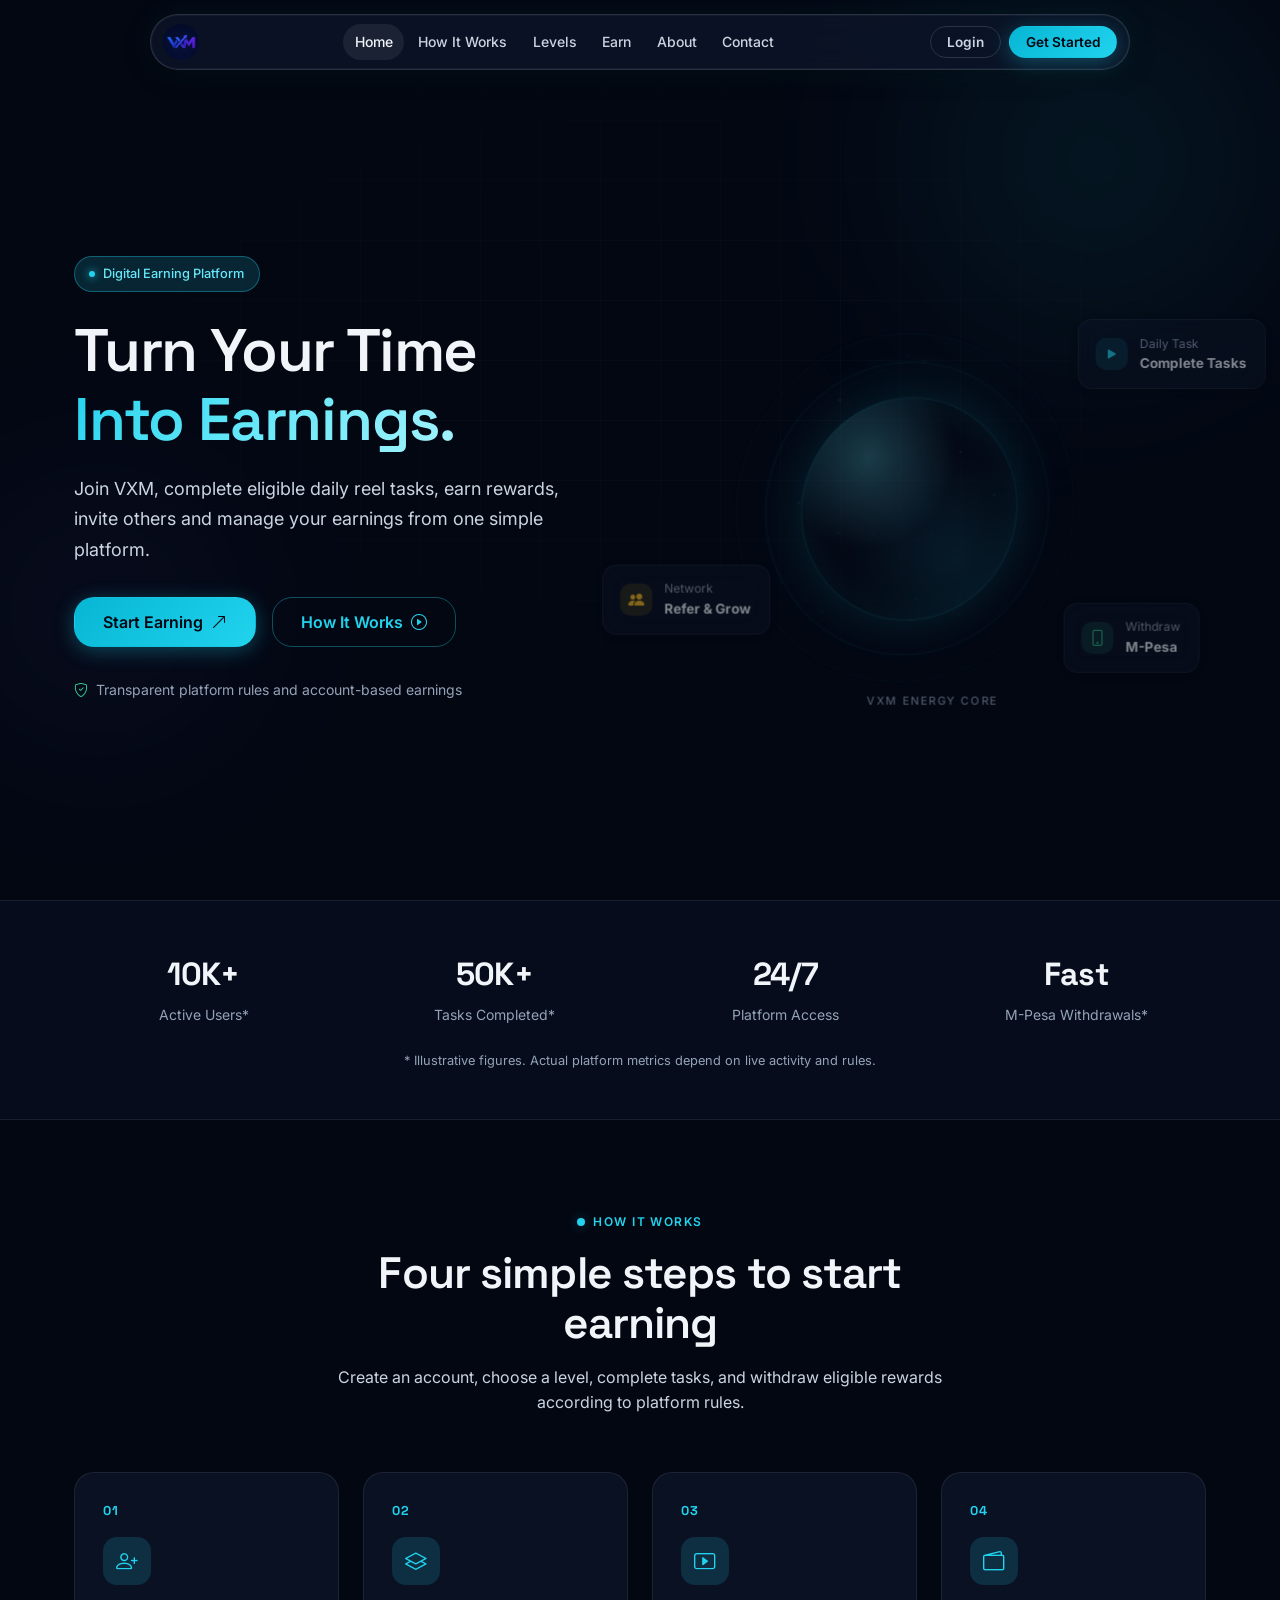
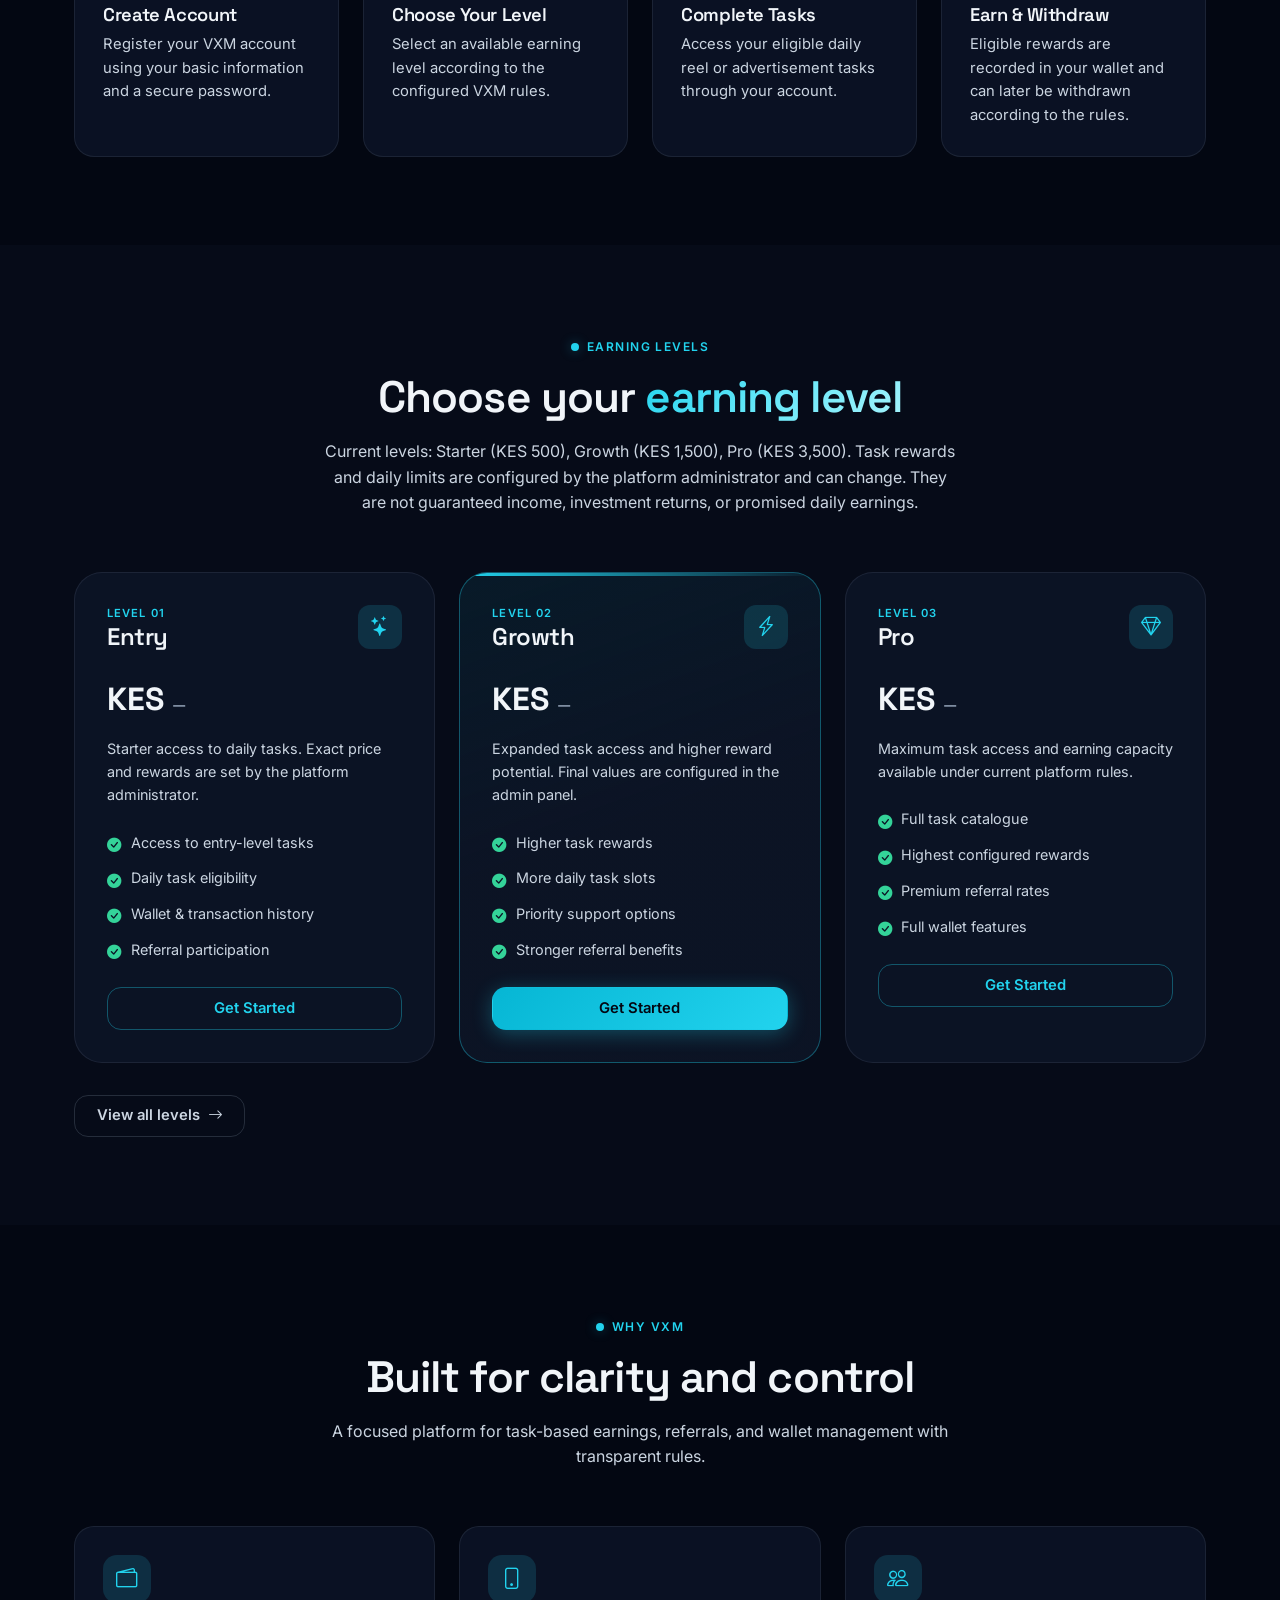
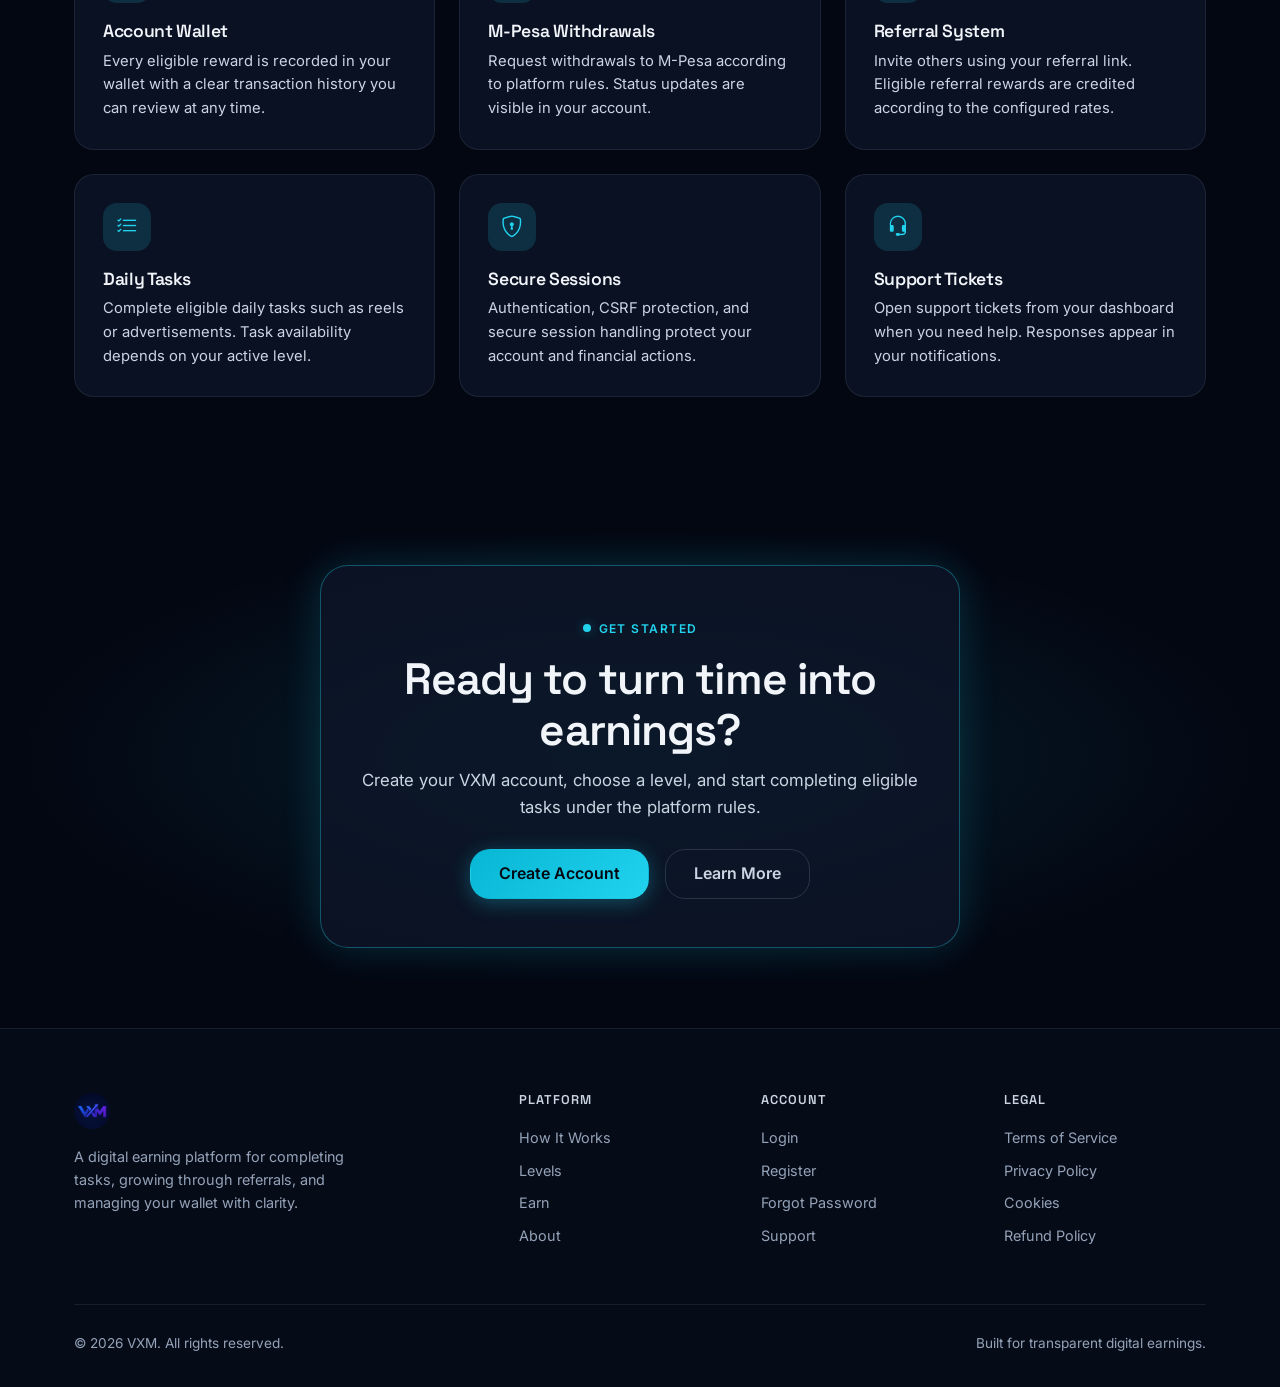
<file: index.html>
<!DOCTYPE html>
<html lang="en">
<head>
  <meta charset="UTF-8" />
  <meta name="viewport" content="width=device-width, initial-scale=1.0" />
  <meta name="description" content="VXM - Complete daily tasks, earn rewards, refer others and manage your earnings from one simple platform." />
  <meta name="theme-color" content="#030712" />
  <link rel="icon" href="images/favicon.png" type="image/png" sizes="32x32" />
  <link rel="icon" href="images/favicon-16.png" type="image/png" sizes="16x16" />
  <link rel="apple-touch-icon" href="images/favicon-180.png" sizes="180x180" />
  <meta property="og:title" content="VXM | Turn Your Time Into Earnings" />
  <meta property="og:description" content="Join VXM, complete eligible daily tasks, earn rewards, invite others and manage your earnings." />
  <meta property="og:type" content="website" />
  <title>VXM | Turn Your Time Into Earnings</title>
  <link rel="preconnect" href="https://fonts.googleapis.com" />
  <link rel="preconnect" href="https://fonts.gstatic.com" crossorigin />
  <link href="https://fonts.googleapis.com/css2?family=Inter:wght@400;500;600;700&family=Space+Grotesk:wght@500;600;700&display=swap" rel="stylesheet" />
  <link rel="stylesheet" href="https://cdn.jsdelivr.net/npm/bootstrap-icons@1.11.3/font/bootstrap-icons.min.css" />
  <link rel="stylesheet" href="assets/css/vxm.css" />
</head>
<body>
  <!-- Navigation -->
  <nav class="vxm-nav" id="mainNav">
    <div class="nav-inner">
      <a href="index.html" class="nav-logo">
        <img src="images/logo.jpg" alt="VXM" onerror="this.style.display='none'" />
      </a>
      <div class="nav-links">
        <a href="index.html" class="active">Home</a>
        <a href="how-it-works.html">How It Works</a>
        <a href="levels.html">Levels</a>
        <a href="earn.html">Earn</a>
        <a href="about.html">About</a>
        <a href="contact.html">Contact</a>
      </div>
      <div class="nav-actions">
        <a href="login.html" class="btn btn-ghost">Login</a>
        <a href="register.php" class="btn btn-primary">Get Started</a>
      </div>
      <button class="mobile-toggle" id="mobileToggle" type="button" aria-label="Open menu" aria-expanded="false">
        <i class="bi bi-list"></i>
      </button>
    </div>
  </nav>
  <div class="mobile-menu" id="mobileMenu">
    <a href="index.html" class="active">Home</a>
    <a href="how-it-works.html">How It Works</a>
    <a href="levels.html">Levels</a>
    <a href="earn.html">Earn</a>
    <a href="about.html">About</a>
    <a href="contact.html">Contact</a>
    <div class="mobile-menu-actions">
      <a href="login.html" class="btn btn-ghost btn-block">Login</a>
      <a href="register.php" class="btn btn-primary btn-block">Get Started</a>
    </div>
  </div>

  <!-- Hero -->
  <section class="hero" id="hero">
    <div class="hero-bg">
      <div class="hero-glow hero-glow-1"></div>
      <div class="hero-glow hero-glow-2"></div>
      <div class="hero-grid"></div>
    </div>
    <div class="container">
      <div style="display:grid;grid-template-columns:1fr 1fr;gap:3rem;align-items:center;">
        <div class="hero-content reveal">
          <div class="hero-badge">
            <span class="dot"></span>
            Digital Earning Platform
          </div>
          <h1 class="hero-title">
            Turn Your Time<br />
            <span class="gradient-text">Into Earnings.</span>
          </h1>
          <p class="hero-desc">
            Join VXM, complete eligible daily reel tasks, earn rewards,
            invite others and manage your earnings from one simple platform.
          </p>
          <div class="hero-actions">
            <a href="register.php" class="btn btn-primary btn-lg">
              Start Earning <i class="bi bi-arrow-up-right"></i>
            </a>
            <a href="#how-it-works" class="btn btn-outline btn-lg">
              How It Works <i class="bi bi-play-circle"></i>
            </a>
          </div>
          <div class="hero-note">
            <i class="bi bi-shield-check"></i>
            <span>Transparent platform rules and account-based earnings</span>
          </div>
        </div>
        <div class="hero-visual reveal">
          <div class="vxm-core-wrap" data-parallax="0.3">
            <div id="vxmCore">
              <div class="vxm-core-ring outer"></div>
              <div class="vxm-core-ring"></div>
              <div class="vxm-core-orb"></div>
              <canvas id="vxmCoreCanvas" aria-hidden="true"></canvas>
            </div>
            <div class="vxm-core-label">VXM Energy Core</div>
          </div>
          <div class="float-mini task" data-parallax="0.65" style="top:8%;right:-12%;">
            <i class="bi bi-play-fill"></i>
            <div>
              <div class="text-muted" style="font-size:0.75rem">Daily Task</div>
              <strong>Complete Tasks</strong>
            </div>
          </div>
          <div class="float-mini ref" data-parallax="0.95" style="bottom:14%;left:-10%;">
            <i class="bi bi-people-fill"></i>
            <div>
              <div class="text-muted" style="font-size:0.75rem">Network</div>
              <strong>Refer & Grow</strong>
            </div>
          </div>
          <div class="float-mini mpesa" data-parallax="0.8" style="bottom:4%;right:0;">
            <i class="bi bi-phone"></i>
            <div>
              <div class="text-muted" style="font-size:0.75rem">Withdraw</div>
              <strong>M-Pesa</strong>
            </div>
          </div>
        </div>
      </div>
    </div>
  </section>

  <!-- Stats -->
  <section class="stats-bar">
    <div class="container">
      <div class="stats-grid reveal">
        <div class="stat-item">
          <div class="stat-num">10K+</div>
          <div class="stat-label">Active Users*</div>
        </div>
        <div class="stat-item">
          <div class="stat-num">50K+</div>
          <div class="stat-label">Tasks Completed*</div>
        </div>
        <div class="stat-item">
          <div class="stat-num">24/7</div>
          <div class="stat-label">Platform Access</div>
        </div>
        <div class="stat-item">
          <div class="stat-num">Fast</div>
          <div class="stat-label">M-Pesa Withdrawals*</div>
        </div>
      </div>
      <p class="stats-note">* Illustrative figures. Actual platform metrics depend on live activity and rules.</p>
    </div>
  </section>

  <!-- How It Works -->
  <section class="section" id="how-it-works">
    <div class="container">
      <div class="section-header reveal">
        <div class="section-tag">How It Works</div>
        <h2>Four simple steps to start earning</h2>
        <p class="text-secondary mt-2">Create an account, choose a level, complete tasks, and withdraw eligible rewards according to platform rules.</p>
      </div>
      <div class="steps-grid">
        <div class="step-card reveal">
          <div class="step-num">01</div>
          <div class="step-icon"><i class="bi bi-person-plus"></i></div>
          <h3>Create Account</h3>
          <p>Register your VXM account using your basic information and a secure password.</p>
        </div>
        <div class="step-card reveal">
          <div class="step-num">02</div>
          <div class="step-icon"><i class="bi bi-layers"></i></div>
          <h3>Choose Your Level</h3>
          <p>Select an available earning level according to the configured VXM rules.</p>
        </div>
        <div class="step-card reveal">
          <div class="step-num">03</div>
          <div class="step-icon"><i class="bi bi-play-btn"></i></div>
          <h3>Complete Tasks</h3>
          <p>Access your eligible daily reel or advertisement tasks through your account.</p>
        </div>
        <div class="step-card reveal">
          <div class="step-num">04</div>
          <div class="step-icon"><i class="bi bi-wallet2"></i></div>
          <h3>Earn & Withdraw</h3>
          <p>Eligible rewards are recorded in your wallet and can later be withdrawn according to the rules.</p>
        </div>
      </div>
    </div>
  </section>

  <!-- Levels Preview -->
  <section class="section" style="background: var(--bg-base);">
    <div class="container">
      <div class="section-header reveal">
        <div class="section-tag">Earning Levels</div>
        <h2>Choose your <span class="gradient-text">earning level</span></h2>
        <p class="text-secondary mt-2">Current levels: Starter (KES 500), Growth (KES 1,500), Pro (KES 3,500). Task rewards and daily limits are configured by the platform administrator and can change. They are not guaranteed income, investment returns, or promised daily earnings.</p>
      </div>
      <div class="levels-grid">
        <div class="level-card reveal">
          <div class="level-top">
            <div>
              <div class="level-label">Level 01</div>
              <h3>Entry</h3>
            </div>
            <div class="level-icon"><i class="bi bi-stars"></i></div>
          </div>
          <div class="level-price">KES <span style="font-size:1rem;color:var(--text-muted)">—</span></div>
          <p class="text-secondary" style="font-size:0.9rem;">Starter access to daily tasks. Exact price and rewards are set by the platform administrator.</p>
          <ul class="level-features">
            <li><i class="bi bi-check-circle-fill"></i> Access to entry-level tasks</li>
            <li><i class="bi bi-check-circle-fill"></i> Daily task eligibility</li>
            <li><i class="bi bi-check-circle-fill"></i> Wallet & transaction history</li>
            <li><i class="bi bi-check-circle-fill"></i> Referral participation</li>
          </ul>
          <a href="register.php" class="btn btn-outline btn-block">Get Started</a>
        </div>
        <div class="level-card featured reveal">
          <div class="level-top">
            <div>
              <div class="level-label">Level 02</div>
              <h3>Growth</h3>
            </div>
            <div class="level-icon"><i class="bi bi-lightning-charge"></i></div>
          </div>
          <div class="level-price">KES <span style="font-size:1rem;color:var(--text-muted)">—</span></div>
          <p class="text-secondary" style="font-size:0.9rem;">Expanded task access and higher reward potential. Final values are configured in the admin panel.</p>
          <ul class="level-features">
            <li><i class="bi bi-check-circle-fill"></i> Higher task rewards</li>
            <li><i class="bi bi-check-circle-fill"></i> More daily task slots</li>
            <li><i class="bi bi-check-circle-fill"></i> Priority support options</li>
            <li><i class="bi bi-check-circle-fill"></i> Stronger referral benefits</li>
          </ul>
          <a href="register.php" class="btn btn-primary btn-block">Get Started</a>
        </div>
        <div class="level-card reveal">
          <div class="level-top">
            <div>
              <div class="level-label">Level 03</div>
              <h3>Pro</h3>
            </div>
            <div class="level-icon"><i class="bi bi-gem"></i></div>
          </div>
          <div class="level-price">KES <span style="font-size:1rem;color:var(--text-muted)">—</span></div>
          <p class="text-secondary" style="font-size:0.9rem;">Maximum task access and earning capacity available under current platform rules.</p>
          <ul class="level-features">
            <li><i class="bi bi-check-circle-fill"></i> Full task catalogue</li>
            <li><i class="bi bi-check-circle-fill"></i> Highest configured rewards</li>
            <li><i class="bi bi-check-circle-fill"></i> Premium referral rates</li>
            <li><i class="bi bi-check-circle-fill"></i> Full wallet features</li>
          </ul>
          <a href="register.php" class="btn btn-outline btn-block">Get Started</a>
        </div>
      </div>
      <div class="text-center mt-4">
        <a href="levels.html" class="btn btn-ghost">View all levels <i class="bi bi-arrow-right"></i></a>
      </div>
    </div>
  </section>

  <!-- Why VXM -->
  <section class="section">
    <div class="container">
      <div class="section-header reveal">
        <div class="section-tag">Why VXM</div>
        <h2>Built for clarity and control</h2>
        <p class="text-secondary mt-2">A focused platform for task-based earnings, referrals, and wallet management with transparent rules.</p>
      </div>
      <div class="features-grid">
        <div class="feature-card reveal">
          <div class="feature-icon"><i class="bi bi-wallet2"></i></div>
          <h3>Account Wallet</h3>
          <p>Every eligible reward is recorded in your wallet with a clear transaction history you can review at any time.</p>
        </div>
        <div class="feature-card reveal">
          <div class="feature-icon"><i class="bi bi-phone"></i></div>
          <h3>M-Pesa Withdrawals</h3>
          <p>Request withdrawals to M-Pesa according to platform rules. Status updates are visible in your account.</p>
        </div>
        <div class="feature-card reveal">
          <div class="feature-icon"><i class="bi bi-people"></i></div>
          <h3>Referral System</h3>
          <p>Invite others using your referral link. Eligible referral rewards are credited according to the configured rates.</p>
        </div>
        <div class="feature-card reveal">
          <div class="feature-icon"><i class="bi bi-list-check"></i></div>
          <h3>Daily Tasks</h3>
          <p>Complete eligible daily tasks such as reels or advertisements. Task availability depends on your active level.</p>
        </div>
        <div class="feature-card reveal">
          <div class="feature-icon"><i class="bi bi-shield-lock"></i></div>
          <h3>Secure Sessions</h3>
          <p>Authentication, CSRF protection, and secure session handling protect your account and financial actions.</p>
        </div>
        <div class="feature-card reveal">
          <div class="feature-icon"><i class="bi bi-headset"></i></div>
          <h3>Support Tickets</h3>
          <p>Open support tickets from your dashboard when you need help. Responses appear in your notifications.</p>
        </div>
      </div>
    </div>
  </section>

  <!-- CTA -->
  <section class="cta-section">
    <div class="cta-bg"></div>
    <div class="container">
      <div class="cta-box reveal">
        <div class="section-tag" style="justify-content:center;">Get Started</div>
        <h2>Ready to turn time into earnings?</h2>
        <p>Create your VXM account, choose a level, and start completing eligible tasks under the platform rules.</p>
        <div class="cta-actions">
          <a href="register.php" class="btn btn-primary btn-lg">Create Account</a>
          <a href="how-it-works.html" class="btn btn-ghost btn-lg">Learn More</a>
        </div>
      </div>
    </div>
  </section>

  <!-- Footer -->
  <footer class="site-footer">
    <div class="container">
      <div class="footer-grid">
        <div class="footer-brand">
          <a href="index.html" class="nav-logo">
            <img src="images/logo.jpg" alt="VXM" onerror="this.style.display='none'" />
          </a>
          <p>A digital earning platform for completing tasks, growing through referrals, and managing your wallet with clarity.</p>
        </div>
        <div class="footer-col">
          <h4>Platform</h4>
          <a href="how-it-works.html">How It Works</a>
          <a href="levels.html">Levels</a>
          <a href="earn.html">Earn</a>
          <a href="about.html">About</a>
        </div>
        <div class="footer-col">
          <h4>Account</h4>
          <a href="login.html">Login</a>
          <a href="register.php">Register</a>
          <a href="forgot-password.html">Forgot Password</a>
          <a href="contact.html">Support</a>
        </div>
        <div class="footer-col">
          <h4>Legal</h4>
          <a href="terms.html">Terms of Service</a>
          <a href="privacy.html">Privacy Policy</a>
          <a href="cookies.html">Cookies</a>
          <a href="refund.html">Refund Policy</a>
        </div>
      </div>
      <div class="footer-bottom">
        <span>&copy; 2026 VXM. All rights reserved.</span>
        <span>Built for transparent digital earnings.</span>
      </div>
    </div>
  </footer>

  <script src="assets/js/main.js"></script>
  <script src="assets/js/hero.js"></script>
  <style>
    @media (max-width: 900px) {
      .hero .container > div { grid-template-columns: 1fr !important; }
    }
  </style>
</body>
</html>
</file>
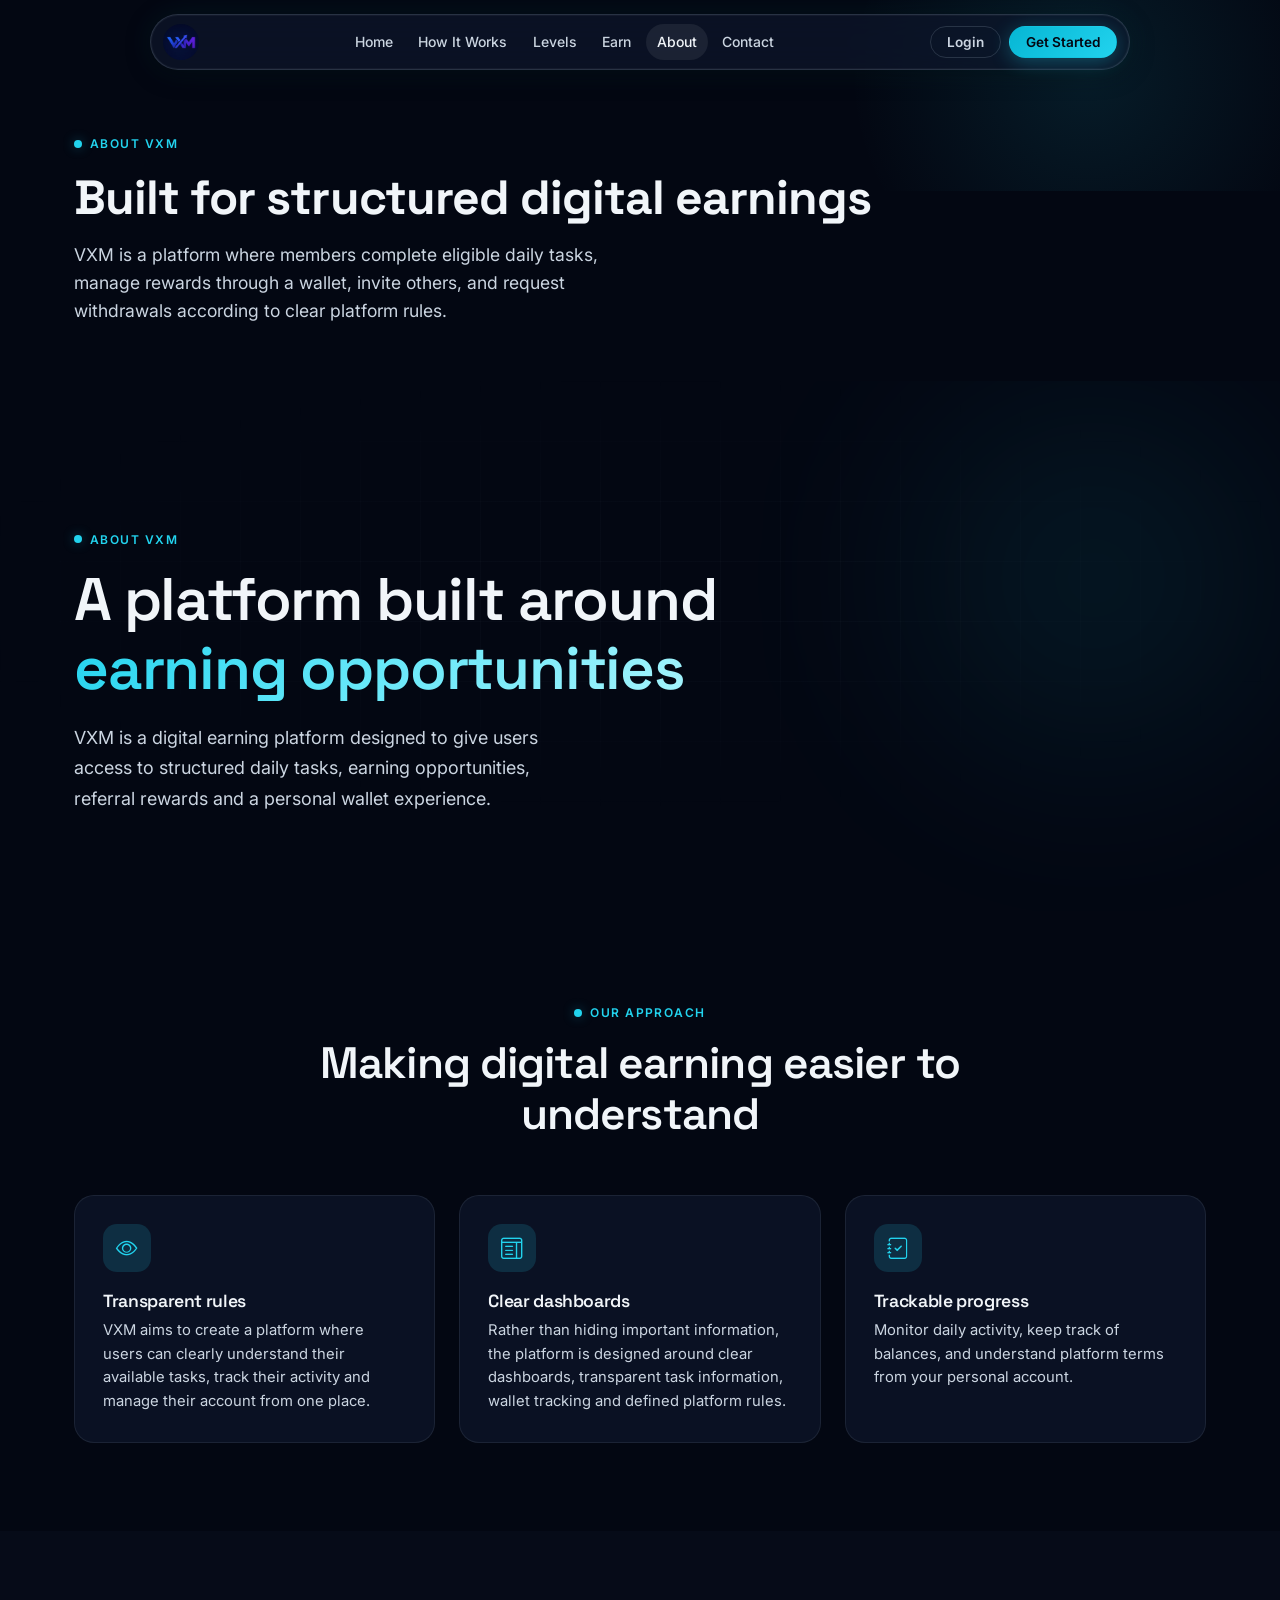
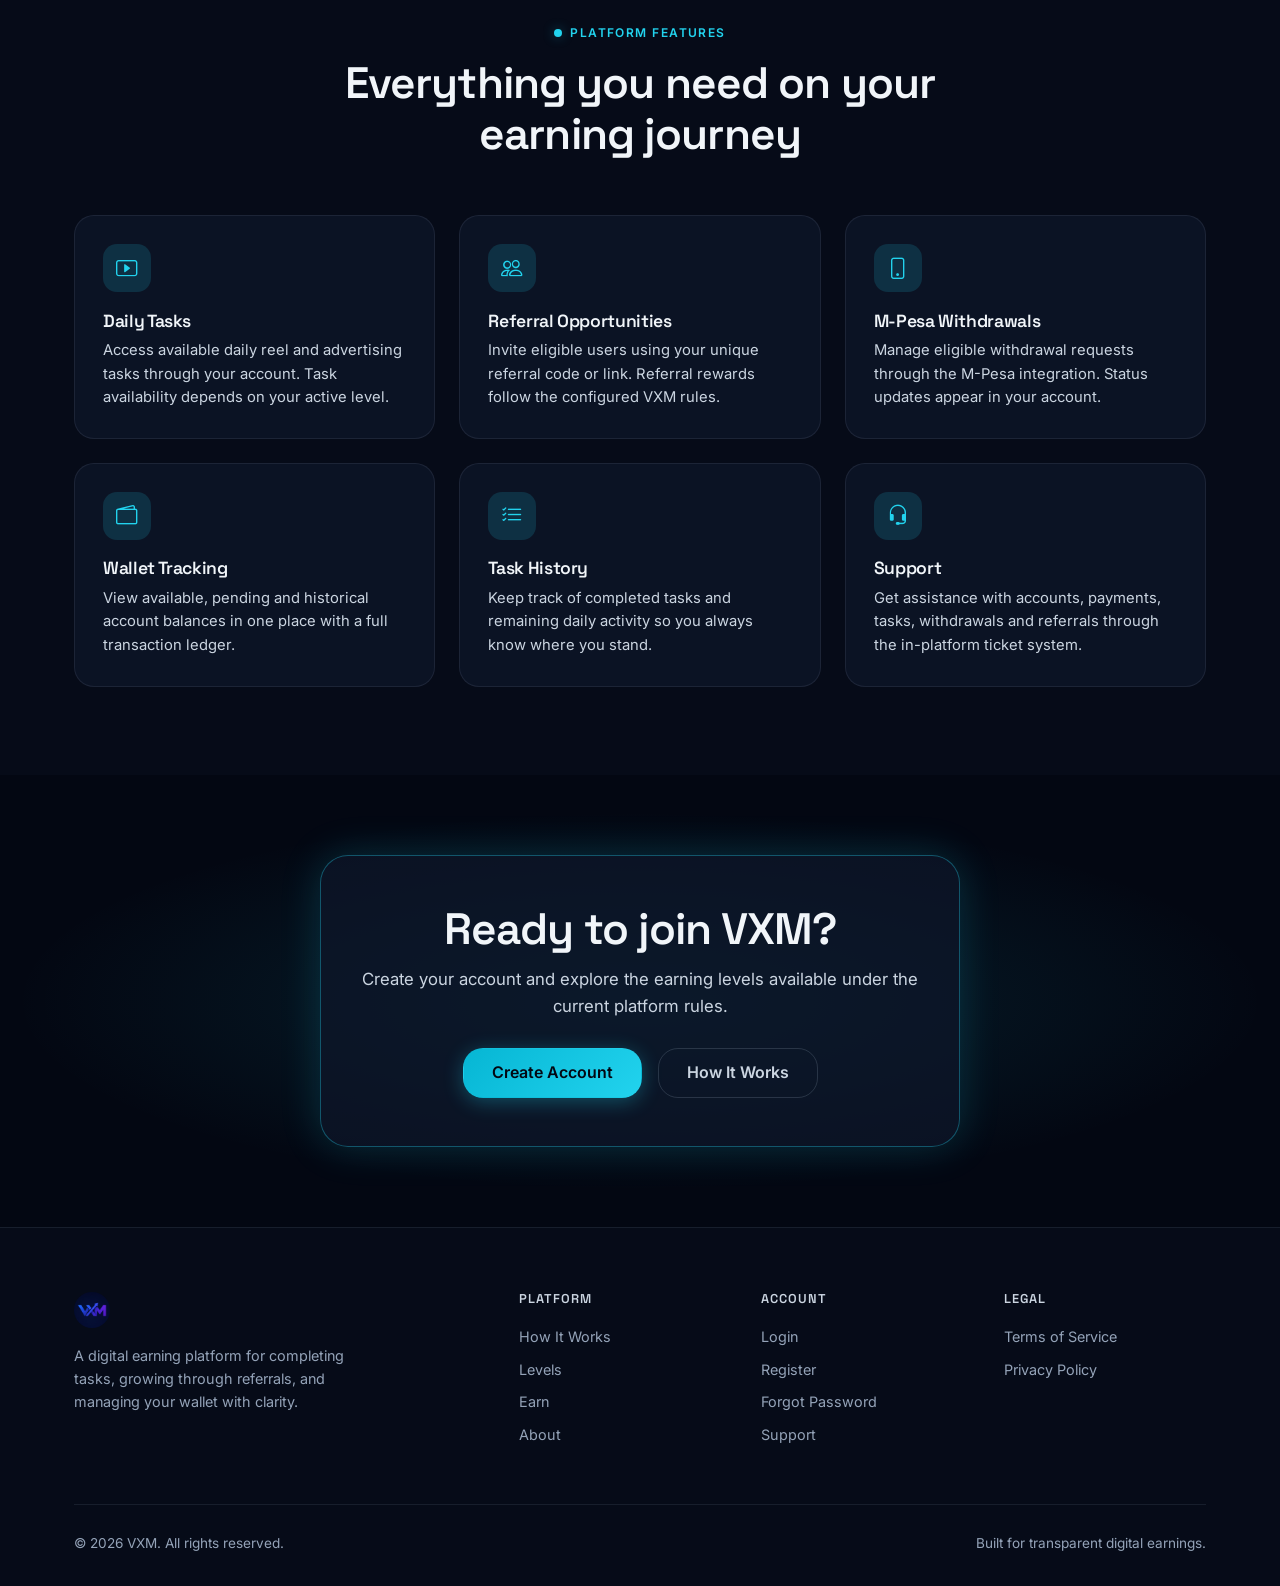
<file: about.html>
<!DOCTYPE html>
<html lang="en">
<head>
  <meta charset="UTF-8" />
  <meta name="viewport" content="width=device-width, initial-scale=1.0" />
  <meta name="description" content="About VXM — a digital earning platform for structured daily tasks, referrals, and wallet management." />
  <meta name="theme-color" content="#030712" />
  <link rel="icon" href="images/favicon.png" type="image/png" sizes="32x32" />
  <link rel="icon" href="images/favicon-16.png" type="image/png" sizes="16x16" />
  <link rel="apple-touch-icon" href="images/favicon-180.png" sizes="180x180" />
  <title>About VXM | Earn. Connect. Grow.</title>
  <link rel="preconnect" href="https://fonts.googleapis.com" />
  <link rel="preconnect" href="https://fonts.gstatic.com" crossorigin />
  <link href="https://fonts.googleapis.com/css2?family=Inter:wght@400;500;600;700&family=Space+Grotesk:wght@500;600;700&display=swap" rel="stylesheet" />
  <link rel="stylesheet" href="https://cdn.jsdelivr.net/npm/bootstrap-icons@1.11.3/font/bootstrap-icons.min.css" />
  <link rel="stylesheet" href="assets/css/vxm.css" />
</head>
<body>
  <nav class="vxm-nav" id="mainNav">
    <div class="nav-inner">
      <a href="index.html" class="nav-logo"><img src="images/logo.jpg" alt="VXM" onerror="this.style.display='none'" /></a>
      <div class="nav-links">
        <a href="index.html">Home</a>
        <a href="how-it-works.html">How It Works</a>
        <a href="levels.html">Levels</a>
        <a href="earn.html">Earn</a>
        <a href="about.html" class="active">About</a>
        <a href="contact.html">Contact</a>
      </div>
      <div class="nav-actions">
        <a href="login.html" class="btn btn-ghost">Login</a>
        <a href="register.php" class="btn btn-primary">Get Started</a>
      </div>
      <button class="mobile-toggle" id="mobileToggle" type="button" aria-label="Open menu"><i class="bi bi-list"></i></button>
    </div>
  </nav>
  <div class="mobile-menu" id="mobileMenu">
    <a href="index.html">Home</a><a href="how-it-works.html">How It Works</a><a href="levels.html">Levels</a>
    <a href="earn.html">Earn</a><a href="about.html" class="active">About</a><a href="contact.html">Contact</a>
    <div class="mobile-menu-actions">
      <a href="login.html" class="btn btn-ghost btn-block">Login</a>
      <a href="register.php" class="btn btn-primary btn-block">Get Started</a>
    </div>
  </div>
  <section class="page-hero">
    <div class="page-hero-glow"></div>
    <div class="container">
      <div class="reveal">
        <div class="section-tag">About VXM</div>
        <h1>Built for structured digital earnings</h1>
        <p class="lead">VXM is a platform where members complete eligible daily tasks, manage rewards through a wallet, invite others, and request withdrawals according to clear platform rules.</p>
      </div>
    </div>
  </section>


  <section class="hero" style="min-height:auto;padding-top:9rem;padding-bottom:4rem;">
    <div class="hero-bg"><div class="hero-glow hero-glow-1"></div><div class="hero-grid"></div></div>
    <div class="container">
      <div class="section-header left reveal" style="max-width:720px;margin:0;">
        <div class="section-tag">About VXM</div>
        <h1>A platform built around <span class="gradient-text">earning opportunities</span></h1>
        <p class="hero-desc" style="margin-top:1.25rem;">
          VXM is a digital earning platform designed to give users access to structured daily tasks,
          earning opportunities, referral rewards and a personal wallet experience.
        </p>
      </div>
    </div>
  </section>

  <section class="section">
    <div class="container">
      <div class="section-header reveal">
        <div class="section-tag">Our Approach</div>
        <h2>Making digital earning easier to understand</h2>
      </div>
      <div class="features-grid">
        <div class="feature-card reveal">
          <div class="feature-icon"><i class="bi bi-eye"></i></div>
          <h3>Transparent rules</h3>
          <p>VXM aims to create a platform where users can clearly understand their available tasks, track their activity and manage their account from one place.</p>
        </div>
        <div class="feature-card reveal">
          <div class="feature-icon"><i class="bi bi-layout-text-window"></i></div>
          <h3>Clear dashboards</h3>
          <p>Rather than hiding important information, the platform is designed around clear dashboards, transparent task information, wallet tracking and defined platform rules.</p>
        </div>
        <div class="feature-card reveal">
          <div class="feature-icon"><i class="bi bi-journal-check"></i></div>
          <h3>Trackable progress</h3>
          <p>Monitor daily activity, keep track of balances, and understand platform terms from your personal account.</p>
        </div>
      </div>
    </div>
  </section>

  <section class="section" style="background:var(--bg-base);">
    <div class="container">
      <div class="section-header reveal">
        <div class="section-tag">Platform Features</div>
        <h2>Everything you need on your earning journey</h2>
      </div>
      <div class="features-grid">
        <div class="feature-card reveal">
          <div class="feature-icon"><i class="bi bi-play-btn"></i></div>
          <h3>Daily Tasks</h3>
          <p>Access available daily reel and advertising tasks through your account. Task availability depends on your active level.</p>
        </div>
        <div class="feature-card reveal">
          <div class="feature-icon"><i class="bi bi-people"></i></div>
          <h3>Referral Opportunities</h3>
          <p>Invite eligible users using your unique referral code or link. Referral rewards follow the configured VXM rules.</p>
        </div>
        <div class="feature-card reveal">
          <div class="feature-icon"><i class="bi bi-phone"></i></div>
          <h3>M-Pesa Withdrawals</h3>
          <p>Manage eligible withdrawal requests through the M-Pesa integration. Status updates appear in your account.</p>
        </div>
        <div class="feature-card reveal">
          <div class="feature-icon"><i class="bi bi-wallet2"></i></div>
          <h3>Wallet Tracking</h3>
          <p>View available, pending and historical account balances in one place with a full transaction ledger.</p>
        </div>
        <div class="feature-card reveal">
          <div class="feature-icon"><i class="bi bi-list-check"></i></div>
          <h3>Task History</h3>
          <p>Keep track of completed tasks and remaining daily activity so you always know where you stand.</p>
        </div>
        <div class="feature-card reveal">
          <div class="feature-icon"><i class="bi bi-headset"></i></div>
          <h3>Support</h3>
          <p>Get assistance with accounts, payments, tasks, withdrawals and referrals through the in-platform ticket system.</p>
        </div>
      </div>
    </div>
  </section>

  <section class="cta-section">
    <div class="cta-bg"></div>
    <div class="container">
      <div class="cta-box reveal">
        <h2>Ready to join VXM?</h2>
        <p>Create your account and explore the earning levels available under the current platform rules.</p>
        <div class="cta-actions">
          <a href="register.php" class="btn btn-primary btn-lg">Create Account</a>
          <a href="how-it-works.html" class="btn btn-ghost btn-lg">How It Works</a>
        </div>
      </div>
    </div>
  </section>

  <footer class="site-footer">
    <div class="container">
      <div class="footer-grid">
        <div class="footer-brand">
          <a href="index.html" class="nav-logo"><img src="images/logo.jpg" alt="VXM" onerror="this.style.display='none'" /></a>
          <p>A digital earning platform for completing tasks, growing through referrals, and managing your wallet with clarity.</p>
        </div>
        <div class="footer-col"><h4>Platform</h4><a href="how-it-works.html">How It Works</a><a href="levels.html">Levels</a><a href="earn.html">Earn</a><a href="about.html">About</a></div>
        <div class="footer-col"><h4>Account</h4><a href="login.html">Login</a><a href="register.php">Register</a><a href="forgot-password.html">Forgot Password</a><a href="contact.html">Support</a></div>
        <div class="footer-col"><h4>Legal</h4><a href="terms.html">Terms of Service</a><a href="privacy.html">Privacy Policy</a></div>
      </div>
      <div class="footer-bottom"><span>&copy; 2026 VXM. All rights reserved.</span><span>Built for transparent digital earnings.</span></div>
    </div>
  </footer>
  <script src="assets/js/main.js"></script>
</body>
</html>
</file>
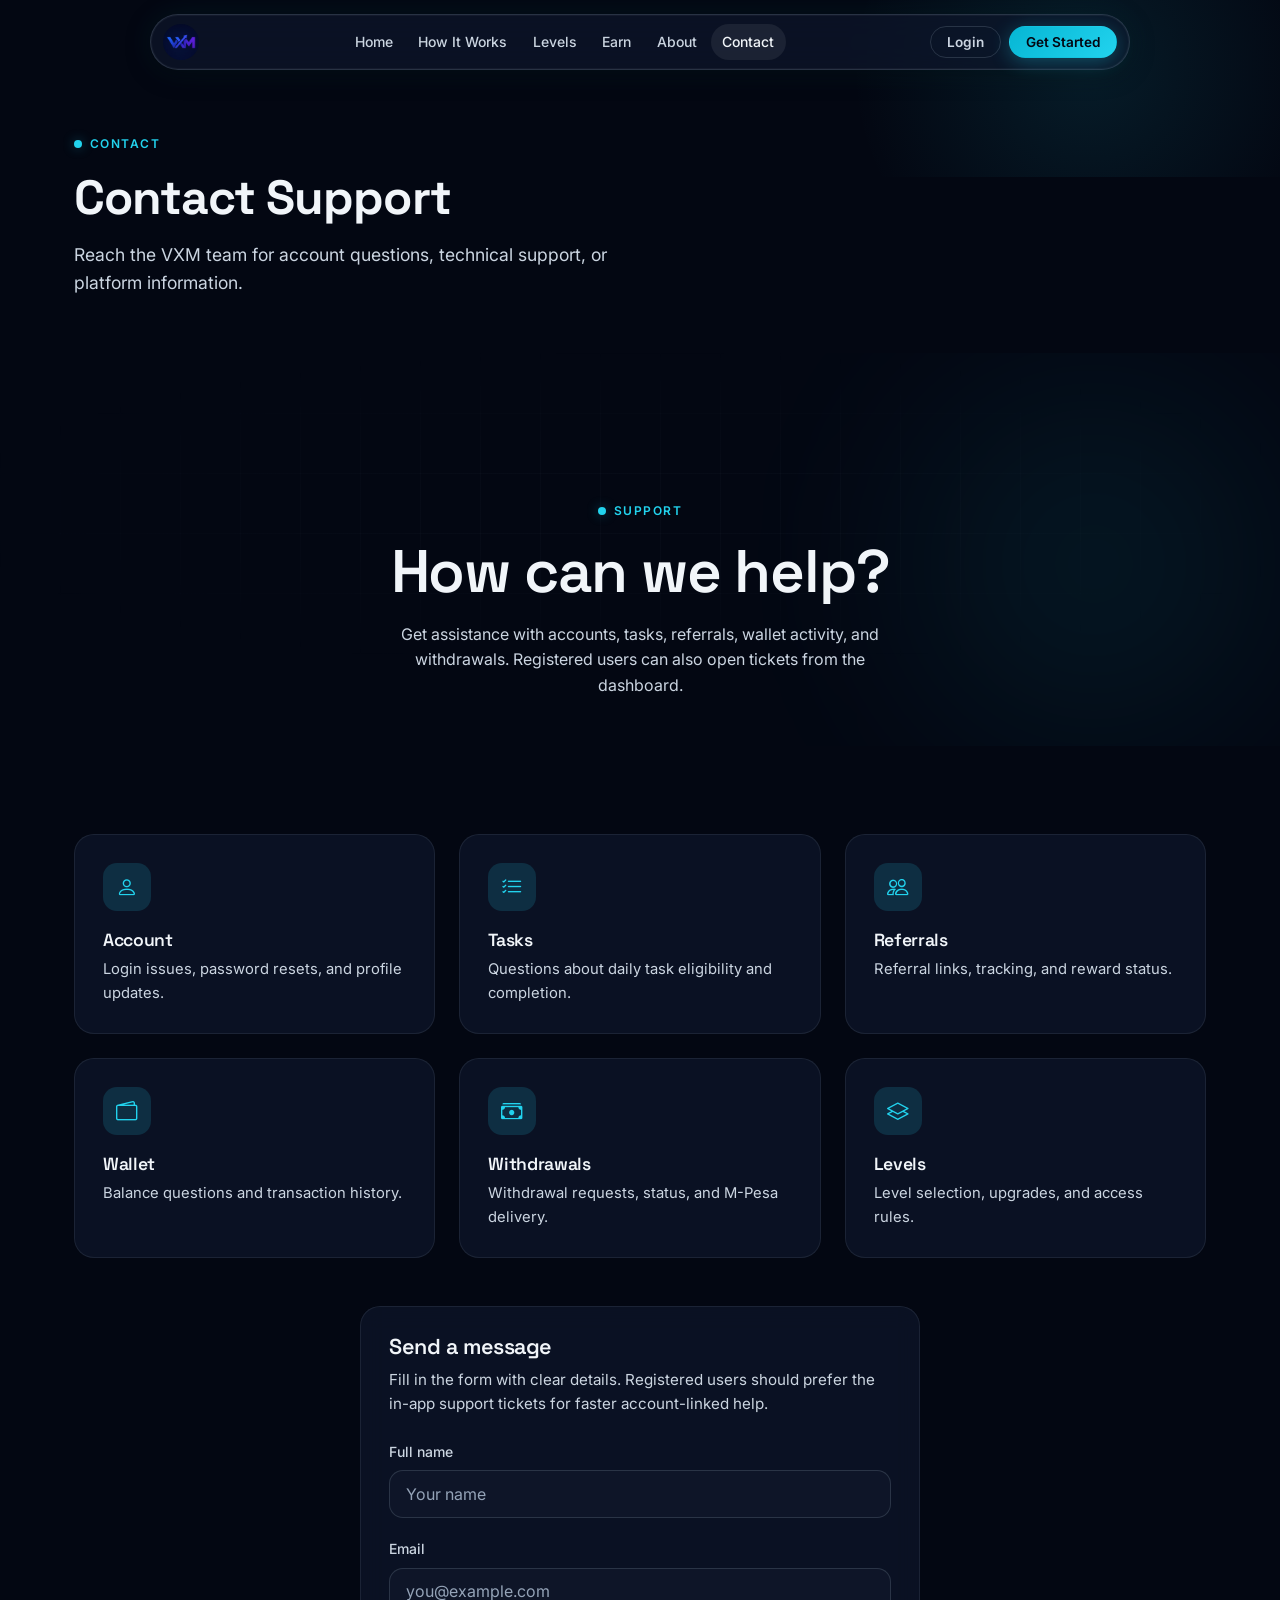
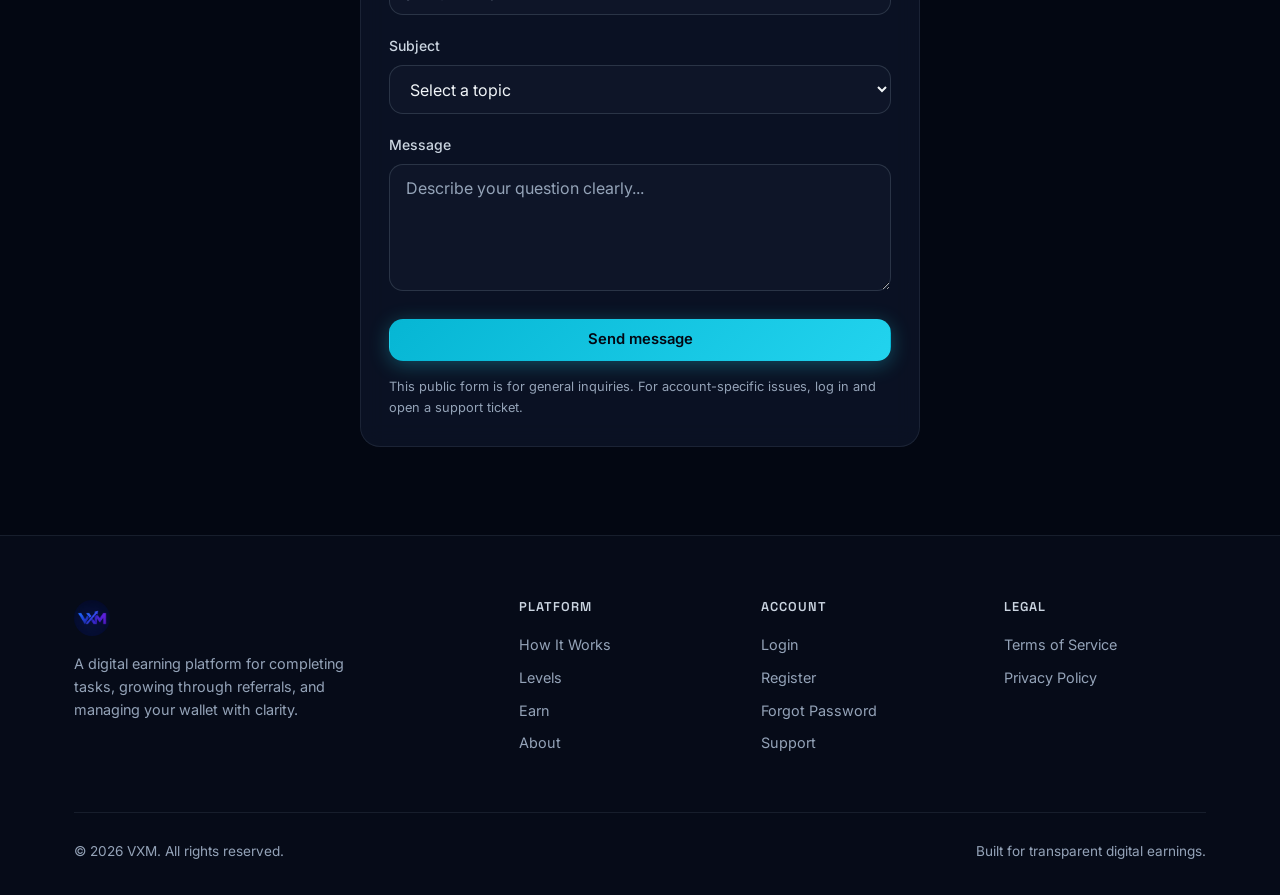
<file: contact.html>
<!DOCTYPE html>
<html lang="en">
<head>
  <meta charset="UTF-8" />
  <meta name="viewport" content="width=device-width, initial-scale=1.0" />
  <meta name="description" content="Contact VXM support for help with accounts, tasks, withdrawals, and referrals." />
  <meta name="theme-color" content="#030712" />
  <link rel="icon" href="images/favicon.png" type="image/png" sizes="32x32" />
  <link rel="icon" href="images/favicon-16.png" type="image/png" sizes="16x16" />
  <link rel="apple-touch-icon" href="images/favicon-180.png" sizes="180x180" />
  <title>Contact & Support | VXM</title>
  <link rel="preconnect" href="https://fonts.googleapis.com" />
  <link rel="preconnect" href="https://fonts.gstatic.com" crossorigin />
  <link href="https://fonts.googleapis.com/css2?family=Inter:wght@400;500;600;700&family=Space+Grotesk:wght@500;600;700&display=swap" rel="stylesheet" />
  <link rel="stylesheet" href="https://cdn.jsdelivr.net/npm/bootstrap-icons@1.11.3/font/bootstrap-icons.min.css" />
  <link rel="stylesheet" href="assets/css/vxm.css" />
</head>
<body>
  <nav class="vxm-nav" id="mainNav">
    <div class="nav-inner">
      <a href="index.html" class="nav-logo"><img src="images/logo.jpg" alt="VXM" onerror="this.style.display='none'" /></a>
      <div class="nav-links">
        <a href="index.html">Home</a>
        <a href="how-it-works.html">How It Works</a>
        <a href="levels.html">Levels</a>
        <a href="earn.html">Earn</a>
        <a href="about.html">About</a>
        <a href="contact.html" class="active">Contact</a>
      </div>
      <div class="nav-actions">
        <a href="login.html" class="btn btn-ghost">Login</a>
        <a href="register.php" class="btn btn-primary">Get Started</a>
      </div>
      <button class="mobile-toggle" id="mobileToggle" type="button" aria-label="Open menu"><i class="bi bi-list"></i></button>
    </div>
  </nav>
  <div class="mobile-menu" id="mobileMenu">
    <a href="index.html">Home</a><a href="how-it-works.html">How It Works</a><a href="levels.html">Levels</a>
    <a href="earn.html">Earn</a><a href="about.html">About</a><a href="contact.html" class="active">Contact</a>
    <div class="mobile-menu-actions">
      <a href="login.html" class="btn btn-ghost btn-block">Login</a>
      <a href="register.php" class="btn btn-primary btn-block">Get Started</a>
    </div>
  </div>
  <section class="page-hero">
    <div class="page-hero-glow"></div>
    <div class="container">
      <div class="reveal">
        <div class="section-tag">Contact</div>
        <h1>Contact Support</h1>
        <p class="lead">Reach the VXM team for account questions, technical support, or platform information.</p>
      </div>
    </div>
  </section>


  <section class="hero" style="min-height:auto;padding-top:9rem;padding-bottom:3rem;">
    <div class="hero-bg"><div class="hero-glow hero-glow-1"></div><div class="hero-grid"></div></div>
    <div class="container">
      <div class="section-header reveal" style="margin-bottom:0;">
        <div class="section-tag">Support</div>
        <h1>How can we help?</h1>
        <p class="text-secondary mt-2" style="max-width:520px;margin-left:auto;margin-right:auto;">
          Get assistance with accounts, tasks, referrals, wallet activity, and withdrawals. Registered users can also open tickets from the dashboard.
        </p>
      </div>
    </div>
  </section>

  <section class="section">
    <div class="container">
      <div class="features-grid" style="margin-bottom:3rem;">
        <div class="feature-card reveal"><div class="feature-icon"><i class="bi bi-person"></i></div><h3>Account</h3><p>Login issues, password resets, and profile updates.</p></div>
        <div class="feature-card reveal"><div class="feature-icon"><i class="bi bi-list-check"></i></div><h3>Tasks</h3><p>Questions about daily task eligibility and completion.</p></div>
        <div class="feature-card reveal"><div class="feature-icon"><i class="bi bi-people"></i></div><h3>Referrals</h3><p>Referral links, tracking, and reward status.</p></div>
        <div class="feature-card reveal"><div class="feature-icon"><i class="bi bi-wallet2"></i></div><h3>Wallet</h3><p>Balance questions and transaction history.</p></div>
        <div class="feature-card reveal"><div class="feature-icon"><i class="bi bi-cash-stack"></i></div><h3>Withdrawals</h3><p>Withdrawal requests, status, and M-Pesa delivery.</p></div>
        <div class="feature-card reveal"><div class="feature-icon"><i class="bi bi-layers"></i></div><h3>Levels</h3><p>Level selection, upgrades, and access rules.</p></div>
      </div>
      <div class="card reveal" style="max-width:560px;margin:0 auto;">
        <h2 style="font-size:1.35rem;margin-bottom:0.5rem;">Send a message</h2>
        <p class="text-secondary mb-3" style="font-size:0.95rem;">Fill in the form with clear details. Registered users should prefer the in-app support tickets for faster account-linked help.</p>
        <form action="contact.html" method="post" id="contactForm">
          <div class="form-group"><label class="form-label" for="name">Full name</label><input class="form-control" type="text" id="name" name="name" required placeholder="Your name" /></div>
          <div class="form-group"><label class="form-label" for="email">Email</label><input class="form-control" type="email" id="email" name="email" required placeholder="you@example.com" /></div>
          <div class="form-group"><label class="form-label" for="subject">Subject</label>
            <select class="form-control" id="subject" name="subject" required>
              <option value="">Select a topic</option>
              <option value="account">Account</option><option value="tasks">Tasks</option><option value="referrals">Referrals</option>
              <option value="wallet">Wallet</option><option value="withdrawals">Withdrawals</option><option value="levels">Levels</option><option value="other">Other</option>
            </select>
          </div>
          <div class="form-group"><label class="form-label" for="message">Message</label><textarea class="form-control" id="message" name="message" rows="5" required placeholder="Describe your question clearly..."></textarea></div>
          <button type="submit" class="btn btn-primary btn-block">Send message</button>
          <p class="form-hint mt-2">This public form is for general inquiries. For account-specific issues, log in and open a support ticket.</p>
        </form>
      </div>
    </div>
  </section>

  <footer class="site-footer">
    <div class="container">
      <div class="footer-grid">
        <div class="footer-brand"><a href="index.html" class="nav-logo"><img src="images/logo.jpg" alt="VXM" onerror="this.style.display='none'" /></a><p>A digital earning platform for completing tasks, growing through referrals, and managing your wallet with clarity.</p></div>
        <div class="footer-col"><h4>Platform</h4><a href="how-it-works.html">How It Works</a><a href="levels.html">Levels</a><a href="earn.html">Earn</a><a href="about.html">About</a></div>
        <div class="footer-col"><h4>Account</h4><a href="login.html">Login</a><a href="register.php">Register</a><a href="forgot-password.html">Forgot Password</a><a href="contact.html">Support</a></div>
        <div class="footer-col"><h4>Legal</h4><a href="terms.html">Terms of Service</a><a href="privacy.html">Privacy Policy</a></div>
      </div>
      <div class="footer-bottom"><span>&copy; 2026 VXM. All rights reserved.</span><span>Built for transparent digital earnings.</span></div>
    </div>
  </footer>
  <script src="assets/js/main.js"></script>
  <script>
  document.getElementById('contactForm')?.addEventListener('submit', function(e) {
    e.preventDefault();
    alert('Thank you for your message. For the fastest help with your account, wallet, or withdrawals, please log in and open a support ticket from your dashboard.');
    this.reset();
  });
  </script>
</body>
</html>
</file>
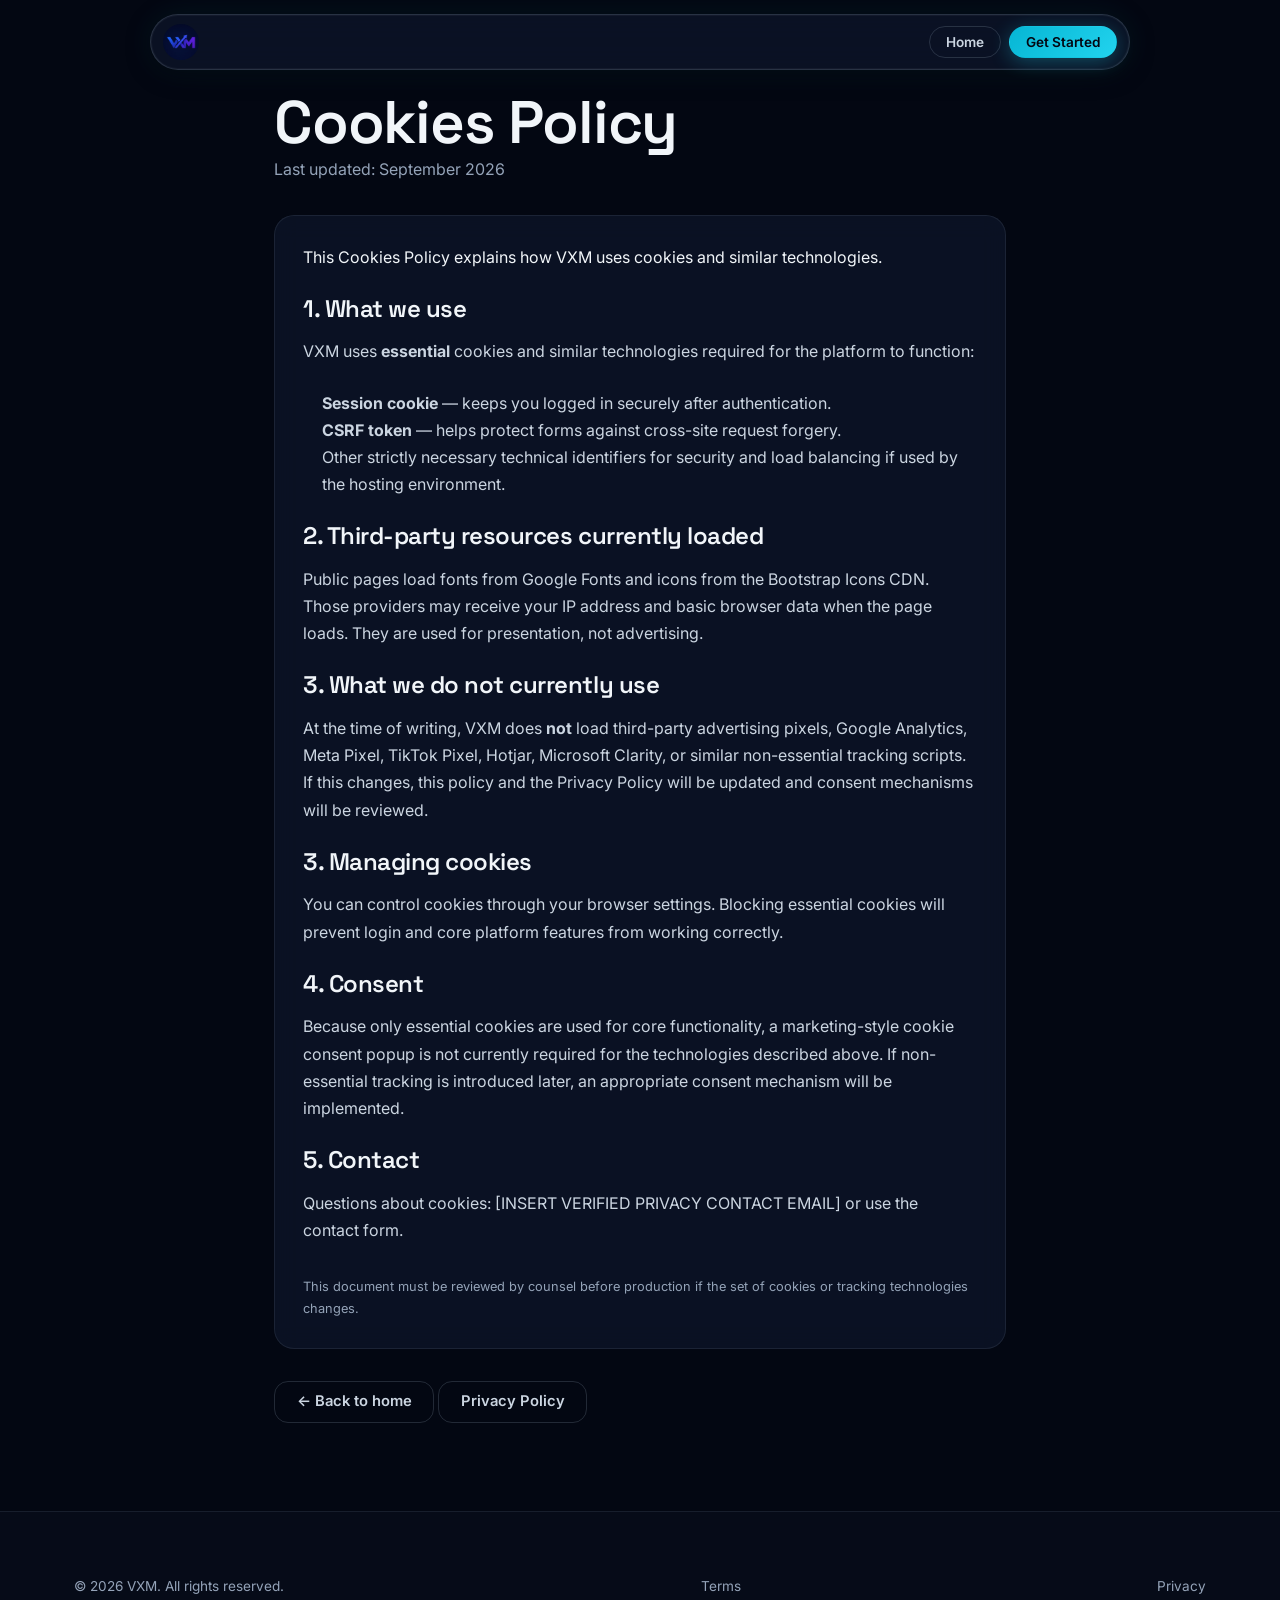
<file: cookies.html>
<!DOCTYPE html>
<html lang="en">
<head>
  <meta charset="UTF-8" />
  <meta name="viewport" content="width=device-width, initial-scale=1.0" />
  <meta name="theme-color" content="#030712" />
  <link rel="icon" href="images/favicon.png" type="image/png" sizes="32x32" />
  <link rel="icon" href="images/favicon-16.png" type="image/png" sizes="16x16" />
  <link rel="apple-touch-icon" href="images/favicon-180.png" sizes="180x180" />
  <title>Cookies Policy | VXM</title>
  <link rel="preconnect" href="https://fonts.googleapis.com" />
  <link rel="preconnect" href="https://fonts.gstatic.com" crossorigin />
  <link href="https://fonts.googleapis.com/css2?family=Inter:wght@400;500;600;700&family=Space+Grotesk:wght@500;600;700&display=swap" rel="stylesheet" />
  <link rel="stylesheet" href="https://cdn.jsdelivr.net/npm/bootstrap-icons@1.11.3/font/bootstrap-icons.min.css" />
  <link rel="stylesheet" href="assets/css/vxm.css" />
</head>
<body>
  <nav class="vxm-nav" id="mainNav">
    <div class="nav-inner">
      <a href="index.html" class="nav-logo"><img src="images/logo.jpg" alt="VXM" onerror="this.style.display='none'" /></a>
      <div class="nav-actions">
        <a href="index.html" class="btn btn-ghost btn-sm">Home</a>
        <a href="register.php" class="btn btn-primary btn-sm">Get Started</a>
      </div>
      <button class="mobile-toggle" id="mobileToggle" type="button" aria-label="Open menu"><i class="bi bi-list"></i></button>
    </div>
  </nav>
  <div class="mobile-menu" id="mobileMenu">
    <a href="index.html">Home</a>
    <a href="privacy.html">Privacy</a>
    <a href="terms.html">Terms</a>
    <a href="contact.html">Contact</a>
  </div>

  <main class="section">
    <div class="container" style="max-width:780px;">
      <h1>Cookies Policy</h1>
      <p class="text-muted mb-4">Last updated: September 2026</p>
      <div class="card" style="line-height:1.7;">
        <p class="mb-3">This Cookies Policy explains how VXM uses cookies and similar technologies.</p>

        <h3 class="mt-3 mb-2">1. What we use</h3>
        <p class="mb-3 text-secondary">VXM uses <strong>essential</strong> cookies and similar technologies required for the platform to function:</p>
        <ul class="text-secondary mb-3" style="padding-left:1.2rem;">
          <li><strong>Session cookie</strong> — keeps you logged in securely after authentication.</li>
          <li><strong>CSRF token</strong> — helps protect forms against cross-site request forgery.</li>
          <li>Other strictly necessary technical identifiers for security and load balancing if used by the hosting environment.</li>
        </ul>

        <h3 class="mt-3 mb-2">2. Third-party resources currently loaded</h3>
        <p class="mb-3 text-secondary">Public pages load fonts from Google Fonts and icons from the Bootstrap Icons CDN. Those providers may receive your IP address and basic browser data when the page loads. They are used for presentation, not advertising.</p>
        <h3 class="mt-3 mb-2">3. What we do not currently use</h3>
        <p class="mb-3 text-secondary">At the time of writing, VXM does <strong>not</strong> load third-party advertising pixels, Google Analytics, Meta Pixel, TikTok Pixel, Hotjar, Microsoft Clarity, or similar non-essential tracking scripts. If this changes, this policy and the Privacy Policy will be updated and consent mechanisms will be reviewed.</p>

        <h3 class="mt-3 mb-2">3. Managing cookies</h3>
        <p class="mb-3 text-secondary">You can control cookies through your browser settings. Blocking essential cookies will prevent login and core platform features from working correctly.</p>

        <h3 class="mt-3 mb-2">4. Consent</h3>
        <p class="mb-3 text-secondary">Because only essential cookies are used for core functionality, a marketing-style cookie consent popup is not currently required for the technologies described above. If non-essential tracking is introduced later, an appropriate consent mechanism will be implemented.</p>

        <h3 class="mt-3 mb-2">5. Contact</h3>
        <p class="text-secondary">Questions about cookies: [INSERT VERIFIED PRIVACY CONTACT EMAIL] or use the contact form.</p>
        <p class="form-hint mt-4">This document must be reviewed by counsel before production if the set of cookies or tracking technologies changes.</p>
      </div>
      <div class="mt-4">
        <a href="index.html" class="btn btn-ghost">← Back to home</a>
        <a href="privacy.html" class="btn btn-ghost">Privacy Policy</a>
      </div>
    </div>
  </main>

  <footer class="site-footer">
    <div class="container">
      <div class="footer-bottom" style="border:none;padding-top:0;">
        <span>&copy; 2026 VXM. All rights reserved.</span>
        <a href="terms.html">Terms</a>
        <a href="privacy.html">Privacy</a>
      </div>
    </div>
  </footer>
  <script src="assets/js/main.js"></script>
</body>
</html>
</file>
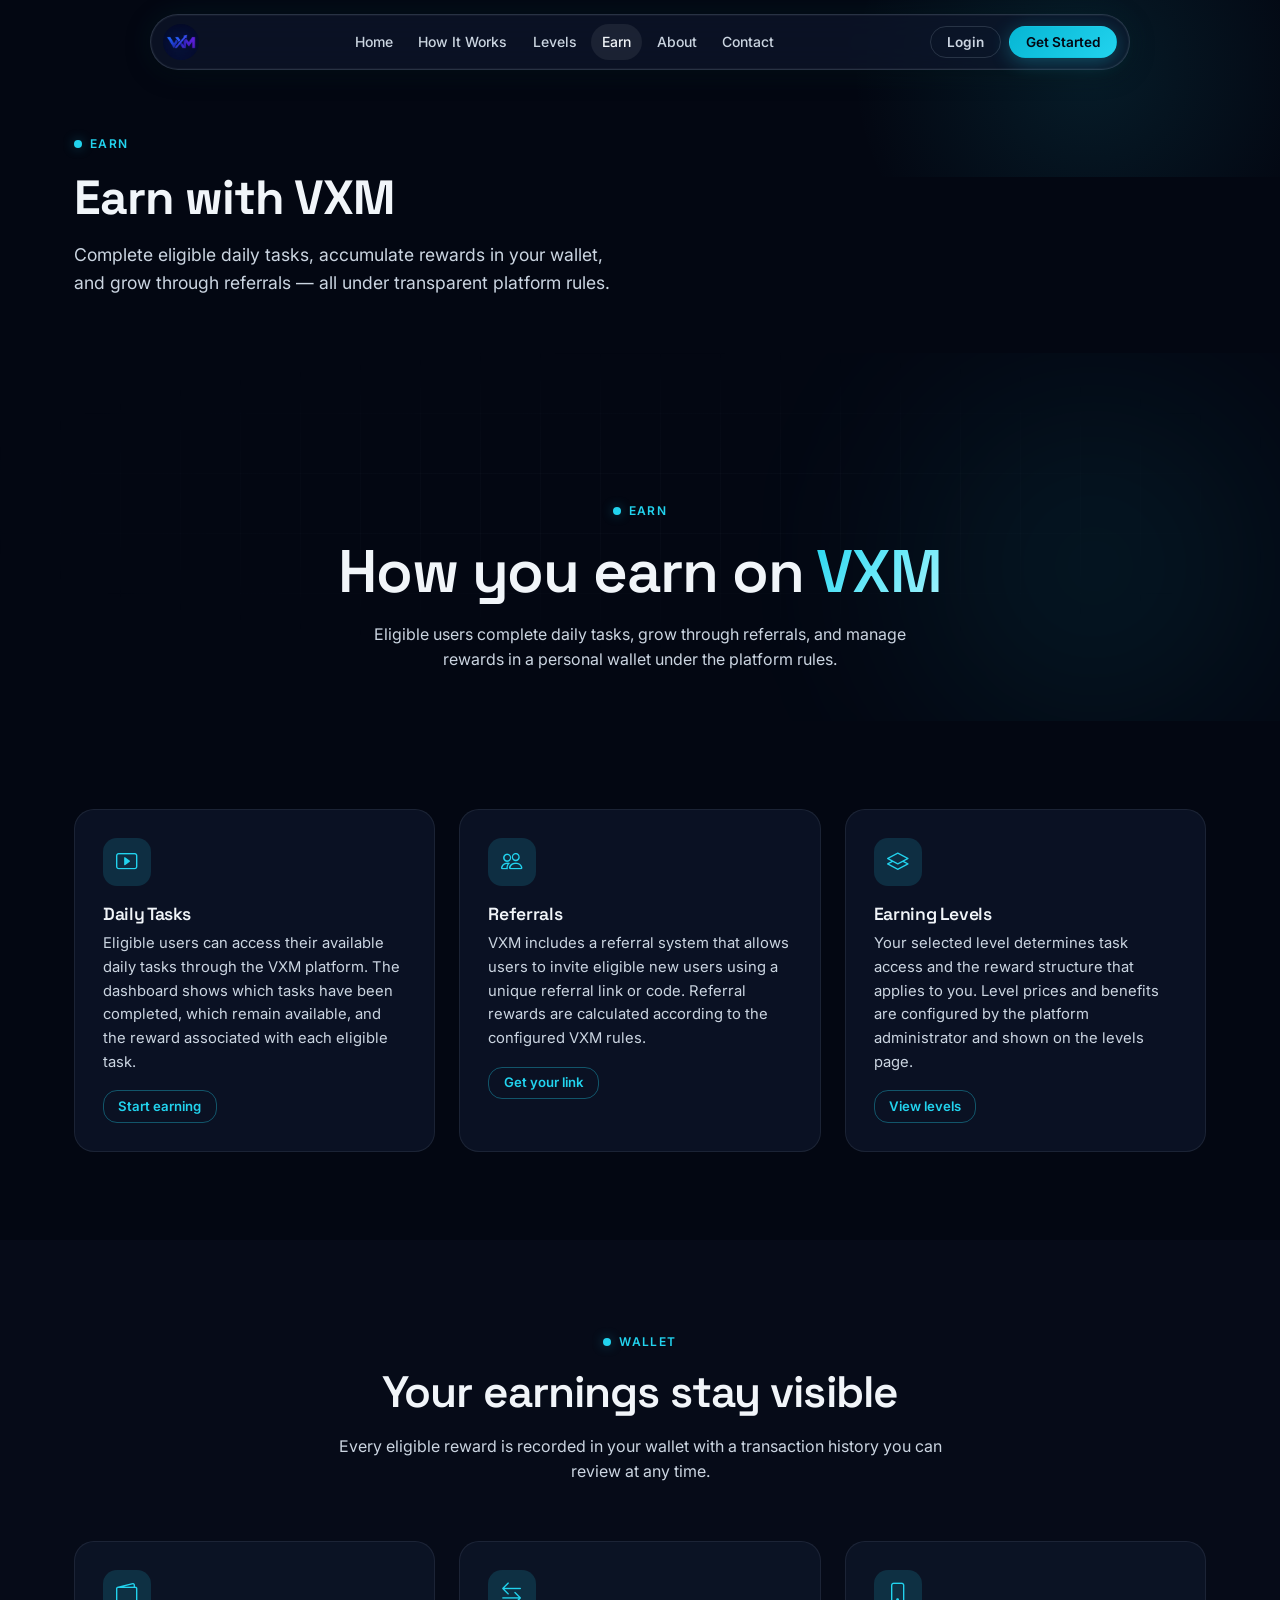
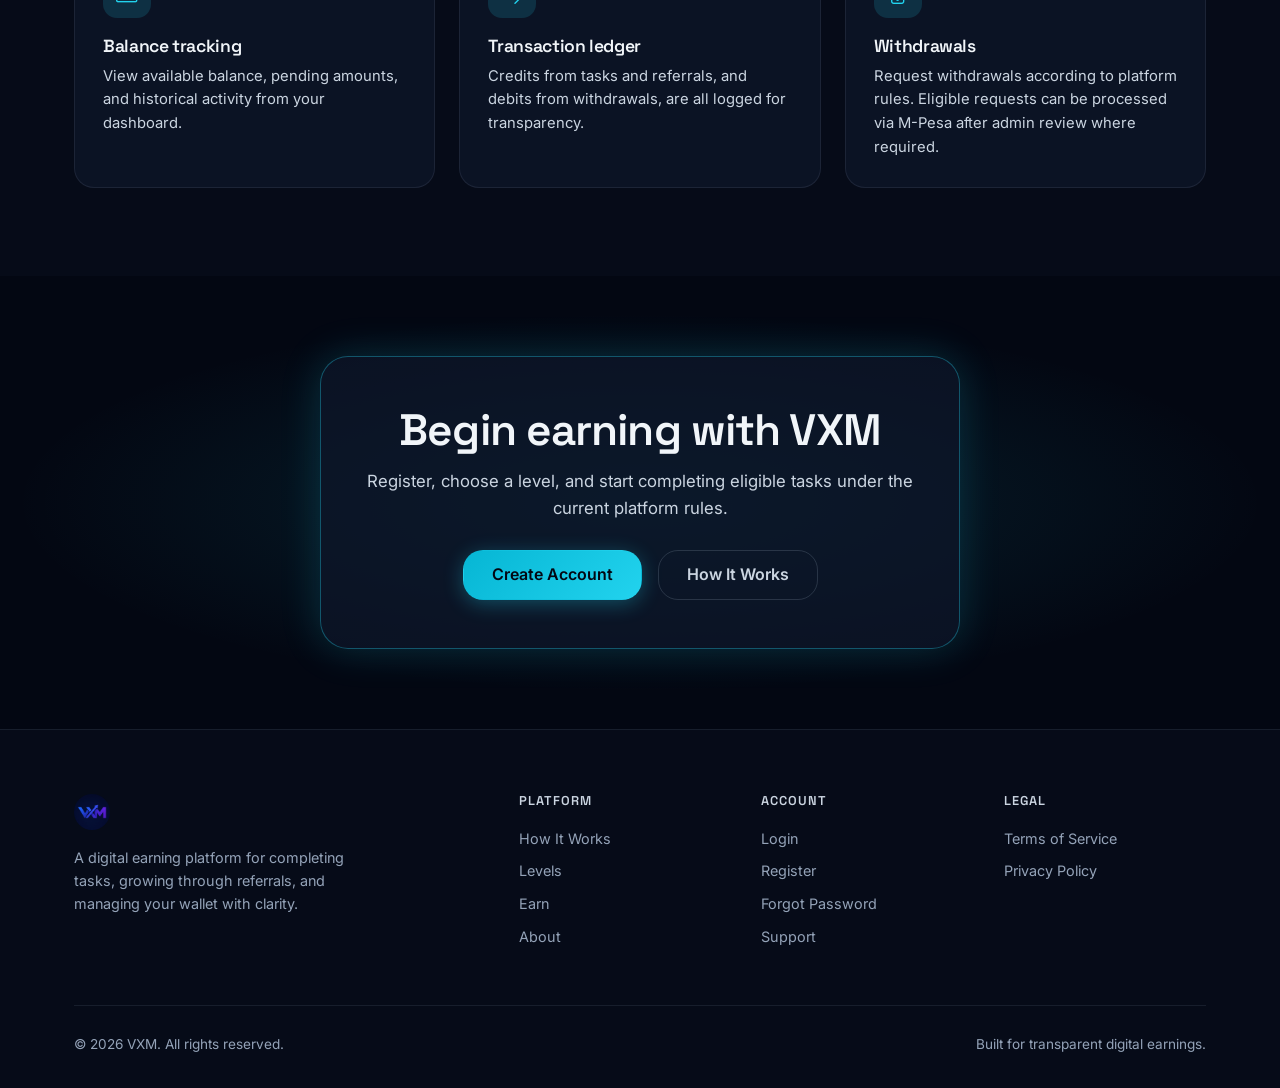
<file: earn.html>
<!DOCTYPE html>
<html lang="en">
<head>
  <meta charset="UTF-8" />
  <meta name="viewport" content="width=device-width, initial-scale=1.0" />
  <meta name="description" content="How you earn on VXM — tasks, levels, referrals and wallet rewards." />
  <meta name="theme-color" content="#030712" />
  <link rel="icon" href="images/favicon.png" type="image/png" sizes="32x32" />
  <link rel="icon" href="images/favicon-16.png" type="image/png" sizes="16x16" />
  <link rel="apple-touch-icon" href="images/favicon-180.png" sizes="180x180" />
  <title>Earn on VXM | Tasks, Referrals & Rewards</title>
  <link rel="preconnect" href="https://fonts.googleapis.com" />
  <link rel="preconnect" href="https://fonts.gstatic.com" crossorigin />
  <link href="https://fonts.googleapis.com/css2?family=Inter:wght@400;500;600;700&family=Space+Grotesk:wght@500;600;700&display=swap" rel="stylesheet" />
  <link rel="stylesheet" href="https://cdn.jsdelivr.net/npm/bootstrap-icons@1.11.3/font/bootstrap-icons.min.css" />
  <link rel="stylesheet" href="assets/css/vxm.css" />
</head>
<body>
  <nav class="vxm-nav" id="mainNav">
    <div class="nav-inner">
      <a href="index.html" class="nav-logo"><img src="images/logo.jpg" alt="VXM" onerror="this.style.display='none'" /></a>
      <div class="nav-links">
        <a href="index.html">Home</a>
        <a href="how-it-works.html">How It Works</a>
        <a href="levels.html">Levels</a>
        <a href="earn.html" class="active">Earn</a>
        <a href="about.html">About</a>
        <a href="contact.html">Contact</a>
      </div>
      <div class="nav-actions">
        <a href="login.html" class="btn btn-ghost">Login</a>
        <a href="register.php" class="btn btn-primary">Get Started</a>
      </div>
      <button class="mobile-toggle" id="mobileToggle" type="button" aria-label="Open menu"><i class="bi bi-list"></i></button>
    </div>
  </nav>
  <div class="mobile-menu" id="mobileMenu">
    <a href="index.html">Home</a><a href="how-it-works.html">How It Works</a><a href="levels.html">Levels</a>
    <a href="earn.html" class="active">Earn</a><a href="about.html">About</a><a href="contact.html">Contact</a>
    <div class="mobile-menu-actions">
      <a href="login.html" class="btn btn-ghost btn-block">Login</a>
      <a href="register.php" class="btn btn-primary btn-block">Get Started</a>
    </div>
  </div>
  <section class="page-hero">
    <div class="page-hero-glow"></div>
    <div class="container">
      <div class="reveal">
        <div class="section-tag">Earn</div>
        <h1>Earn with VXM</h1>
        <p class="lead">Complete eligible daily tasks, accumulate rewards in your wallet, and grow through referrals — all under transparent platform rules.</p>
      </div>
    </div>
  </section>


  <section class="hero" style="min-height:auto;padding-top:9rem;padding-bottom:3rem;">
    <div class="hero-bg"><div class="hero-glow hero-glow-1"></div><div class="hero-grid"></div></div>
    <div class="container">
      <div class="section-header reveal" style="margin-bottom:0;">
        <div class="section-tag">Earn</div>
        <h1>How you earn on <span class="gradient-text">VXM</span></h1>
        <p class="text-secondary mt-2" style="max-width:560px;margin-left:auto;margin-right:auto;">
          Eligible users complete daily tasks, grow through referrals, and manage rewards in a personal wallet under the platform rules.
        </p>
      </div>
    </div>
  </section>

  <section class="section">
    <div class="container">
      <div class="features-grid">
        <div class="feature-card reveal card-glow">
          <div class="feature-icon"><i class="bi bi-play-btn"></i></div>
          <h3>Daily Tasks</h3>
          <p>Eligible users can access their available daily tasks through the VXM platform. The dashboard shows which tasks have been completed, which remain available, and the reward associated with each eligible task.</p>
          <a href="register.php" class="btn btn-outline btn-sm mt-2">Start earning</a>
        </div>
        <div class="feature-card reveal card-glow">
          <div class="feature-icon"><i class="bi bi-people"></i></div>
          <h3>Referrals</h3>
          <p>VXM includes a referral system that allows users to invite eligible new users using a unique referral link or code. Referral rewards are calculated according to the configured VXM rules.</p>
          <a href="register.php" class="btn btn-outline btn-sm mt-2">Get your link</a>
        </div>
        <div class="feature-card reveal card-glow">
          <div class="feature-icon"><i class="bi bi-layers"></i></div>
          <h3>Earning Levels</h3>
          <p>Your selected level determines task access and the reward structure that applies to you. Level prices and benefits are configured by the platform administrator and shown on the levels page.</p>
          <a href="levels.html" class="btn btn-outline btn-sm mt-2">View levels</a>
        </div>
      </div>
    </div>
  </section>

  <section class="section" style="background:var(--bg-base);">
    <div class="container">
      <div class="section-header reveal">
        <div class="section-tag">Wallet</div>
        <h2>Your earnings stay visible</h2>
        <p class="text-secondary mt-2">Every eligible reward is recorded in your wallet with a transaction history you can review at any time.</p>
      </div>
      <div class="features-grid">
        <div class="feature-card reveal">
          <div class="feature-icon"><i class="bi bi-wallet2"></i></div>
          <h3>Balance tracking</h3>
          <p>View available balance, pending amounts, and historical activity from your dashboard.</p>
        </div>
        <div class="feature-card reveal">
          <div class="feature-icon"><i class="bi bi-arrow-left-right"></i></div>
          <h3>Transaction ledger</h3>
          <p>Credits from tasks and referrals, and debits from withdrawals, are all logged for transparency.</p>
        </div>
        <div class="feature-card reveal">
          <div class="feature-icon"><i class="bi bi-phone"></i></div>
          <h3>Withdrawals</h3>
          <p>Request withdrawals according to platform rules. Eligible requests can be processed via M-Pesa after admin review where required.</p>
        </div>
      </div>
    </div>
  </section>

  <section class="cta-section">
    <div class="cta-bg"></div>
    <div class="container">
      <div class="cta-box reveal">
        <h2>Begin earning with VXM</h2>
        <p>Register, choose a level, and start completing eligible tasks under the current platform rules.</p>
        <div class="cta-actions">
          <a href="register.php" class="btn btn-primary btn-lg">Create Account</a>
          <a href="how-it-works.html" class="btn btn-ghost btn-lg">How It Works</a>
        </div>
      </div>
    </div>
  </section>

  <footer class="site-footer">
    <div class="container">
      <div class="footer-grid">
        <div class="footer-brand">
          <a href="index.html" class="nav-logo"><img src="images/logo.jpg" alt="VXM" onerror="this.style.display='none'" /></a>
          <p>A digital earning platform for completing tasks, growing through referrals, and managing your wallet with clarity.</p>
        </div>
        <div class="footer-col"><h4>Platform</h4><a href="how-it-works.html">How It Works</a><a href="levels.html">Levels</a><a href="earn.html">Earn</a><a href="about.html">About</a></div>
        <div class="footer-col"><h4>Account</h4><a href="login.html">Login</a><a href="register.php">Register</a><a href="forgot-password.html">Forgot Password</a><a href="contact.html">Support</a></div>
        <div class="footer-col"><h4>Legal</h4><a href="terms.html">Terms of Service</a><a href="privacy.html">Privacy Policy</a></div>
      </div>
      <div class="footer-bottom"><span>&copy; 2026 VXM. All rights reserved.</span><span>Built for transparent digital earnings.</span></div>
    </div>
  </footer>
  <script src="assets/js/main.js"></script>
</body>
</html>
</file>
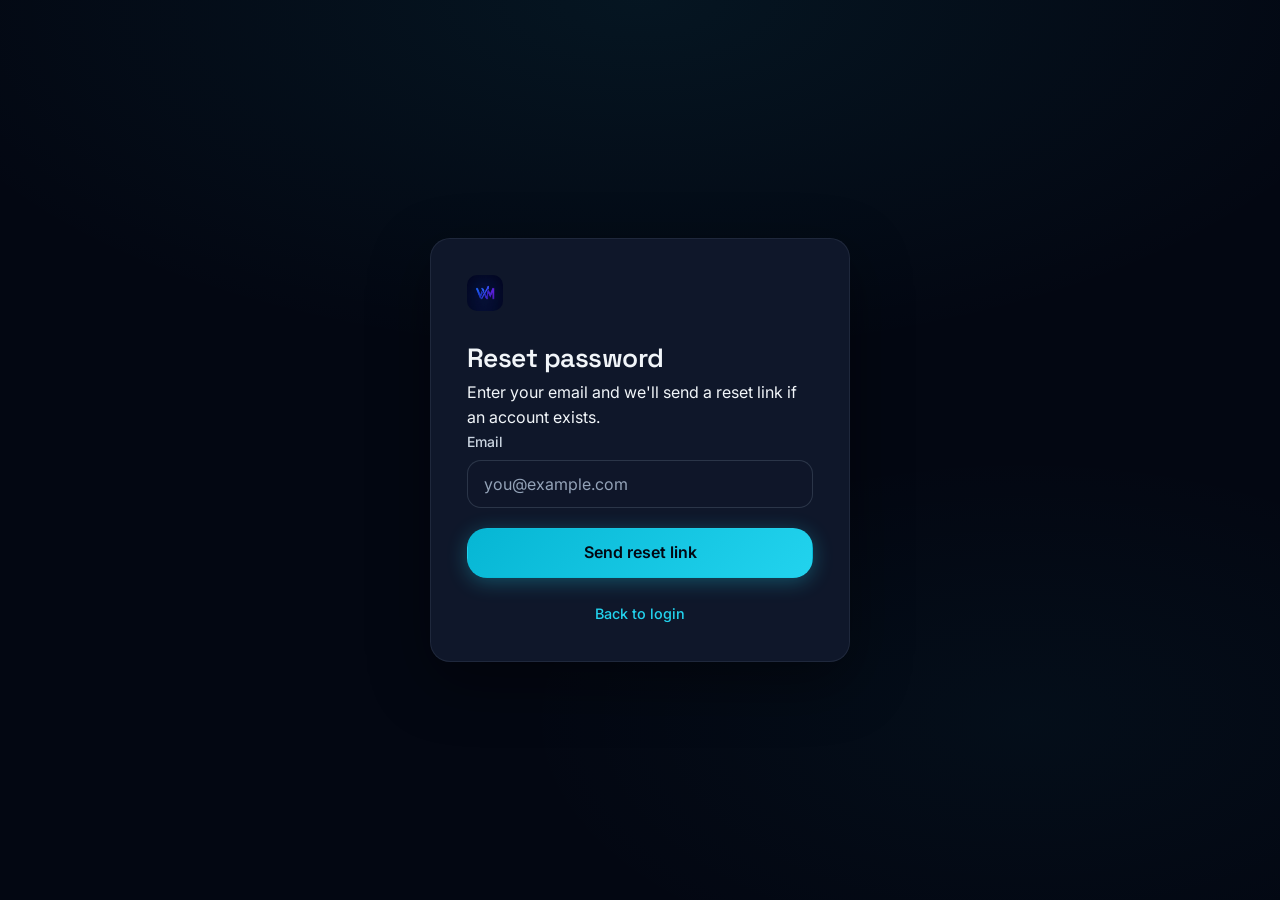
<file: forgot-password.html>
<!DOCTYPE html>
<html lang="en">
<head>
  <meta charset="UTF-8" />
  <meta name="viewport" content="width=device-width, initial-scale=1.0" />
  <meta name="theme-color" content="#030712" />
  <link rel="icon" href="images/favicon.png" type="image/png" sizes="32x32" />
  <link rel="icon" href="images/favicon-16.png" type="image/png" sizes="16x16" />
  <link rel="apple-touch-icon" href="images/favicon-180.png" sizes="180x180" />
  <title>Forgot Password | VXM</title>
  <link rel="preconnect" href="https://fonts.googleapis.com" />
  <link rel="preconnect" href="https://fonts.gstatic.com" crossorigin />
  <link href="https://fonts.googleapis.com/css2?family=Inter:wght@400;500;600;700&family=Space+Grotesk:wght@500;600;700&display=swap" rel="stylesheet" />
  <link rel="stylesheet" href="https://cdn.jsdelivr.net/npm/bootstrap-icons@1.11.3/font/bootstrap-icons.min.css" />
  <link rel="stylesheet" href="assets/css/vxm.css" />
</head>
<body>
  <div class="auth-shell">
    <div class="auth-card">
      <a href="index.html" class="logo">
        <img src="images/logo.jpg" alt="VXM" onerror="this.style.display='none'" />
      </a>
      <h1>Reset password</h1>
      <p class="auth-sub">Enter your email and we'll send a reset link if an account exists.</p>
      <form action="forgot-password.php" method="post">
        <div class="form-group">
          <label class="form-label" for="email">Email</label>
          <input class="form-control" type="email" id="email" name="email" required autocomplete="email" placeholder="you@example.com" />
        </div>
        <button type="submit" class="btn btn-primary btn-block btn-lg">Send reset link</button>
      </form>
      <div class="auth-footer">
        <a href="login.html">Back to login</a>
      </div>
    </div>
  </div>
</body>
</html>
</file>
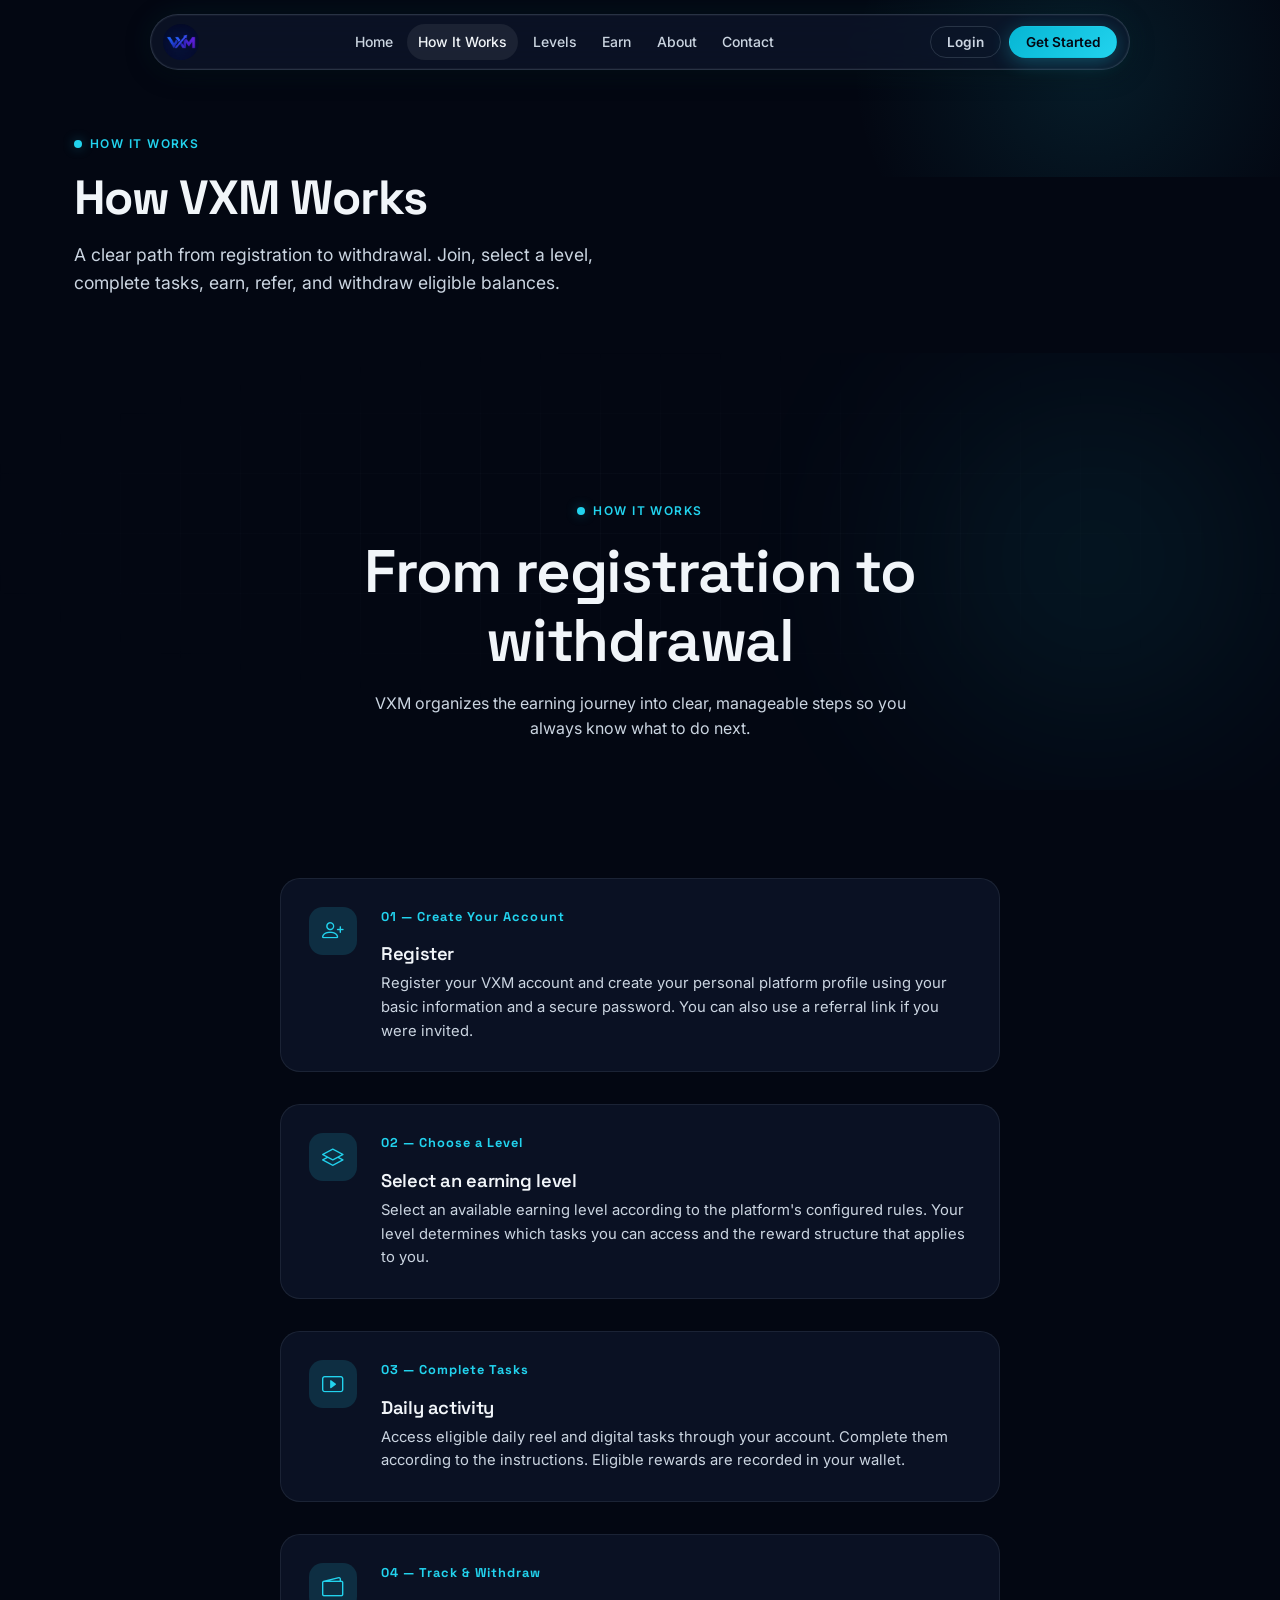
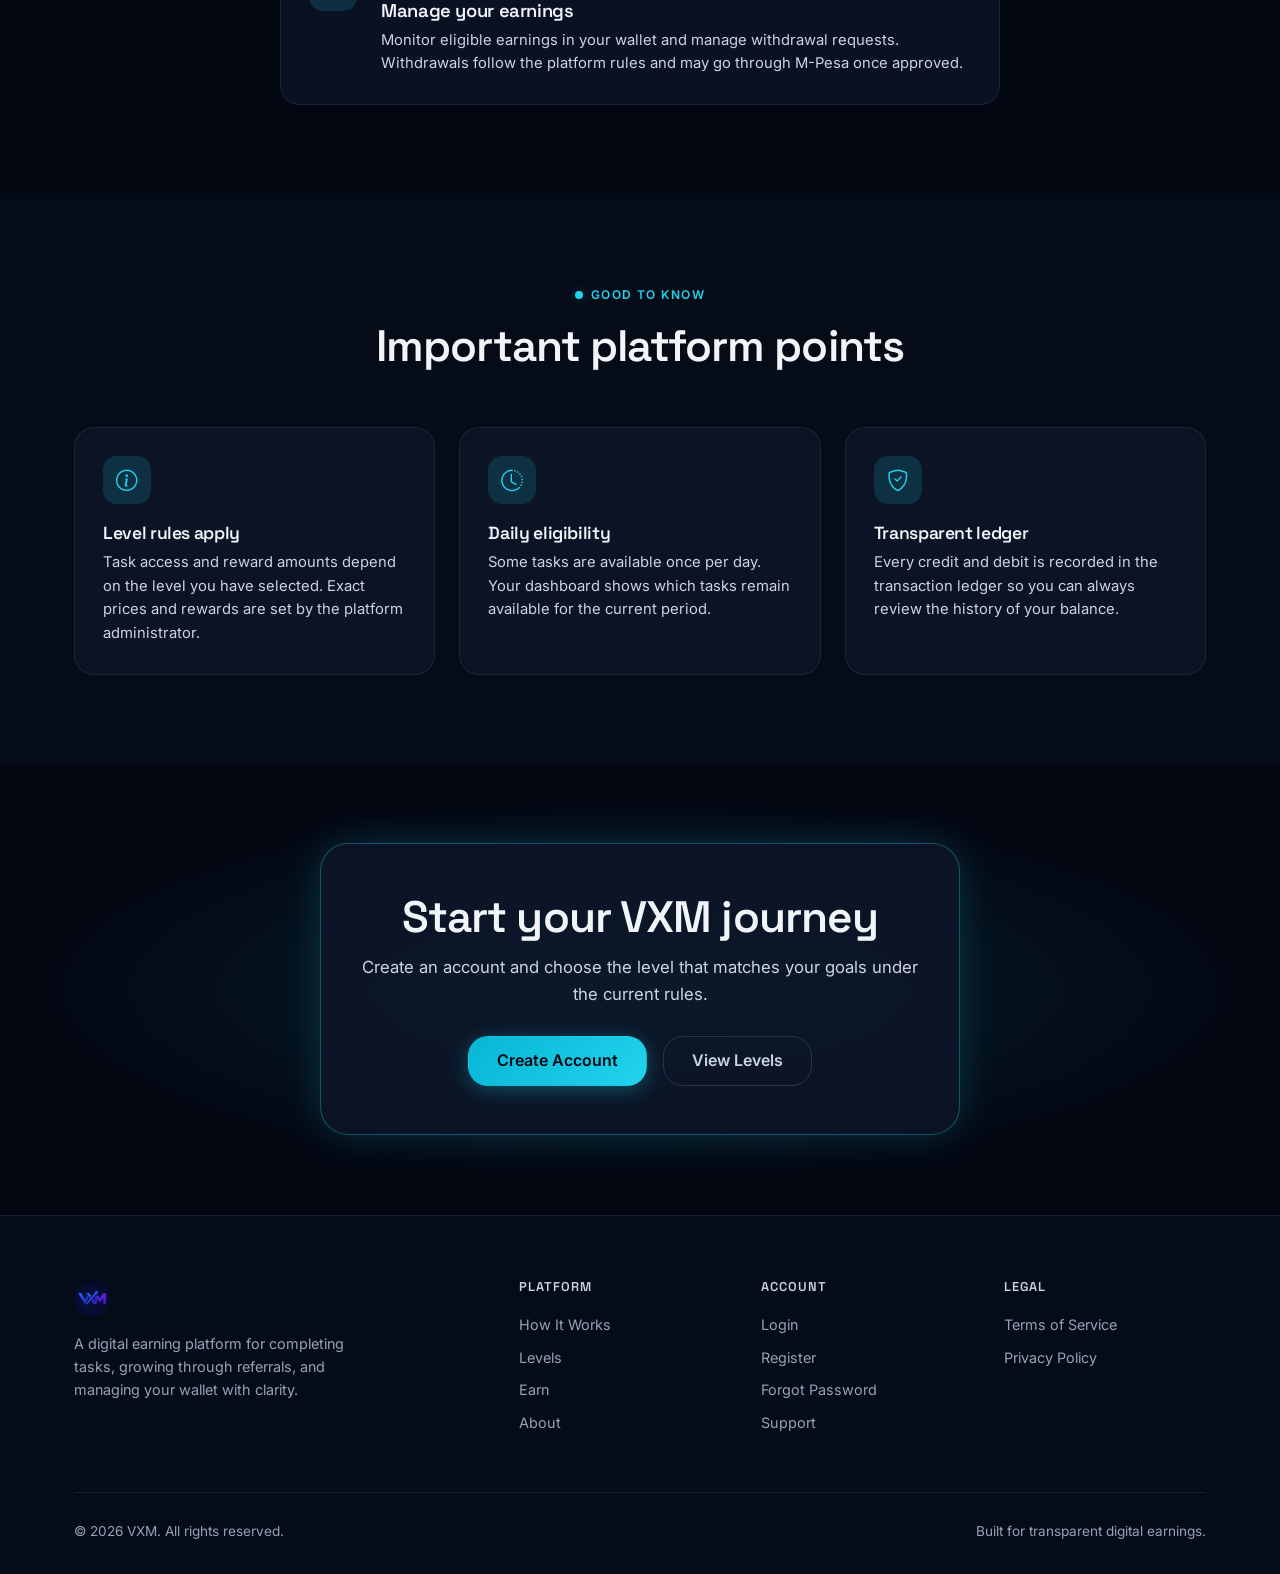
<file: how-it-works.html>
<!DOCTYPE html>
<html lang="en">
<head>
  <meta charset="UTF-8" />
  <meta name="viewport" content="width=device-width, initial-scale=1.0" />
  <meta name="description" content="How VXM works — register, choose a level, complete tasks, earn and withdraw." />
  <meta name="theme-color" content="#030712" />
  <link rel="icon" href="images/favicon.png" type="image/png" sizes="32x32" />
  <link rel="icon" href="images/favicon-16.png" type="image/png" sizes="16x16" />
  <link rel="apple-touch-icon" href="images/favicon-180.png" sizes="180x180" />
  <title>How It Works | VXM</title>
  <link rel="preconnect" href="https://fonts.googleapis.com" />
  <link rel="preconnect" href="https://fonts.gstatic.com" crossorigin />
  <link href="https://fonts.googleapis.com/css2?family=Inter:wght@400;500;600;700&family=Space+Grotesk:wght@500;600;700&display=swap" rel="stylesheet" />
  <link rel="stylesheet" href="https://cdn.jsdelivr.net/npm/bootstrap-icons@1.11.3/font/bootstrap-icons.min.css" />
  <link rel="stylesheet" href="assets/css/vxm.css" />
</head>
<body>
  <nav class="vxm-nav" id="mainNav">
    <div class="nav-inner">
      <a href="index.html" class="nav-logo"><img src="images/logo.jpg" alt="VXM" onerror="this.style.display='none'" /></a>
      <div class="nav-links">
        <a href="index.html">Home</a>
        <a href="how-it-works.html" class="active">How It Works</a>
        <a href="levels.html">Levels</a>
        <a href="earn.html">Earn</a>
        <a href="about.html">About</a>
        <a href="contact.html">Contact</a>
      </div>
      <div class="nav-actions">
        <a href="login.html" class="btn btn-ghost">Login</a>
        <a href="register.php" class="btn btn-primary">Get Started</a>
      </div>
      <button class="mobile-toggle" id="mobileToggle" type="button" aria-label="Open menu"><i class="bi bi-list"></i></button>
    </div>
  </nav>
  <div class="mobile-menu" id="mobileMenu">
    <a href="index.html">Home</a><a href="how-it-works.html" class="active">How It Works</a><a href="levels.html">Levels</a>
    <a href="earn.html">Earn</a><a href="about.html">About</a><a href="contact.html">Contact</a>
    <div class="mobile-menu-actions">
      <a href="login.html" class="btn btn-ghost btn-block">Login</a>
      <a href="register.php" class="btn btn-primary btn-block">Get Started</a>
    </div>
  </div>
  <section class="page-hero">
    <div class="page-hero-glow"></div>
    <div class="container">
      <div class="reveal">
        <div class="section-tag">How it works</div>
        <h1>How VXM Works</h1>
        <p class="lead">A clear path from registration to withdrawal. Join, select a level, complete tasks, earn, refer, and withdraw eligible balances.</p>
      </div>
    </div>
  </section>


  <section class="hero" style="min-height:auto;padding-top:9rem;padding-bottom:3rem;">
    <div class="hero-bg"><div class="hero-glow hero-glow-1"></div><div class="hero-grid"></div></div>
    <div class="container">
      <div class="section-header reveal" style="margin-bottom:0;">
        <div class="section-tag">How It Works</div>
        <h1>From registration to withdrawal</h1>
        <p class="text-secondary mt-2" style="max-width:560px;margin-left:auto;margin-right:auto;">
          VXM organizes the earning journey into clear, manageable steps so you always know what to do next.
        </p>
      </div>
    </div>
  </section>

  <section class="section">
    <div class="container">
      <div class="steps-grid" style="grid-template-columns:1fr;max-width:720px;margin:0 auto;gap:2rem;">
        <div class="step-card reveal" style="display:flex;gap:1.5rem;align-items:flex-start;">
          <div class="step-icon" style="flex-shrink:0;"><i class="bi bi-person-plus"></i></div>
          <div>
            <div class="step-num">01 — Create Your Account</div>
            <h3>Register</h3>
            <p>Register your VXM account and create your personal platform profile using your basic information and a secure password. You can also use a referral link if you were invited.</p>
          </div>
        </div>
        <div class="step-card reveal" style="display:flex;gap:1.5rem;align-items:flex-start;">
          <div class="step-icon" style="flex-shrink:0;"><i class="bi bi-layers"></i></div>
          <div>
            <div class="step-num">02 — Choose a Level</div>
            <h3>Select an earning level</h3>
            <p>Select an available earning level according to the platform's configured rules. Your level determines which tasks you can access and the reward structure that applies to you.</p>
          </div>
        </div>
        <div class="step-card reveal" style="display:flex;gap:1.5rem;align-items:flex-start;">
          <div class="step-icon" style="flex-shrink:0;"><i class="bi bi-play-btn"></i></div>
          <div>
            <div class="step-num">03 — Complete Tasks</div>
            <h3>Daily activity</h3>
            <p>Access eligible daily reel and digital tasks through your account. Complete them according to the instructions. Eligible rewards are recorded in your wallet.</p>
          </div>
        </div>
        <div class="step-card reveal" style="display:flex;gap:1.5rem;align-items:flex-start;">
          <div class="step-icon" style="flex-shrink:0;"><i class="bi bi-wallet2"></i></div>
          <div>
            <div class="step-num">04 — Track & Withdraw</div>
            <h3>Manage your earnings</h3>
            <p>Monitor eligible earnings in your wallet and manage withdrawal requests. Withdrawals follow the platform rules and may go through M-Pesa once approved.</p>
          </div>
        </div>
      </div>
    </div>
  </section>

  <section class="section" style="background:var(--bg-base);">
    <div class="container">
      <div class="section-header reveal">
        <div class="section-tag">Good to know</div>
        <h2>Important platform points</h2>
      </div>
      <div class="features-grid">
        <div class="feature-card reveal">
          <div class="feature-icon"><i class="bi bi-info-circle"></i></div>
          <h3>Level rules apply</h3>
          <p>Task access and reward amounts depend on the level you have selected. Exact prices and rewards are set by the platform administrator.</p>
        </div>
        <div class="feature-card reveal">
          <div class="feature-icon"><i class="bi bi-clock-history"></i></div>
          <h3>Daily eligibility</h3>
          <p>Some tasks are available once per day. Your dashboard shows which tasks remain available for the current period.</p>
        </div>
        <div class="feature-card reveal">
          <div class="feature-icon"><i class="bi bi-shield-check"></i></div>
          <h3>Transparent ledger</h3>
          <p>Every credit and debit is recorded in the transaction ledger so you can always review the history of your balance.</p>
        </div>
      </div>
    </div>
  </section>

  <section class="cta-section">
    <div class="cta-bg"></div>
    <div class="container">
      <div class="cta-box reveal">
        <h2>Start your VXM journey</h2>
        <p>Create an account and choose the level that matches your goals under the current rules.</p>
        <div class="cta-actions">
          <a href="register.php" class="btn btn-primary btn-lg">Create Account</a>
          <a href="levels.html" class="btn btn-ghost btn-lg">View Levels</a>
        </div>
      </div>
    </div>
  </section>

  <footer class="site-footer">
    <div class="container">
      <div class="footer-grid">
        <div class="footer-brand">
          <a href="index.html" class="nav-logo"><img src="images/logo.jpg" alt="VXM" onerror="this.style.display='none'" /></a>
          <p>A digital earning platform for completing tasks, growing through referrals, and managing your wallet with clarity.</p>
        </div>
        <div class="footer-col"><h4>Platform</h4><a href="how-it-works.html">How It Works</a><a href="levels.html">Levels</a><a href="earn.html">Earn</a><a href="about.html">About</a></div>
        <div class="footer-col"><h4>Account</h4><a href="login.html">Login</a><a href="register.php">Register</a><a href="forgot-password.html">Forgot Password</a><a href="contact.html">Support</a></div>
        <div class="footer-col"><h4>Legal</h4><a href="terms.html">Terms of Service</a><a href="privacy.html">Privacy Policy</a></div>
      </div>
      <div class="footer-bottom"><span>&copy; 2026 VXM. All rights reserved.</span><span>Built for transparent digital earnings.</span></div>
    </div>
  </footer>
  <script src="assets/js/main.js"></script>
</body>
</html>
</file>
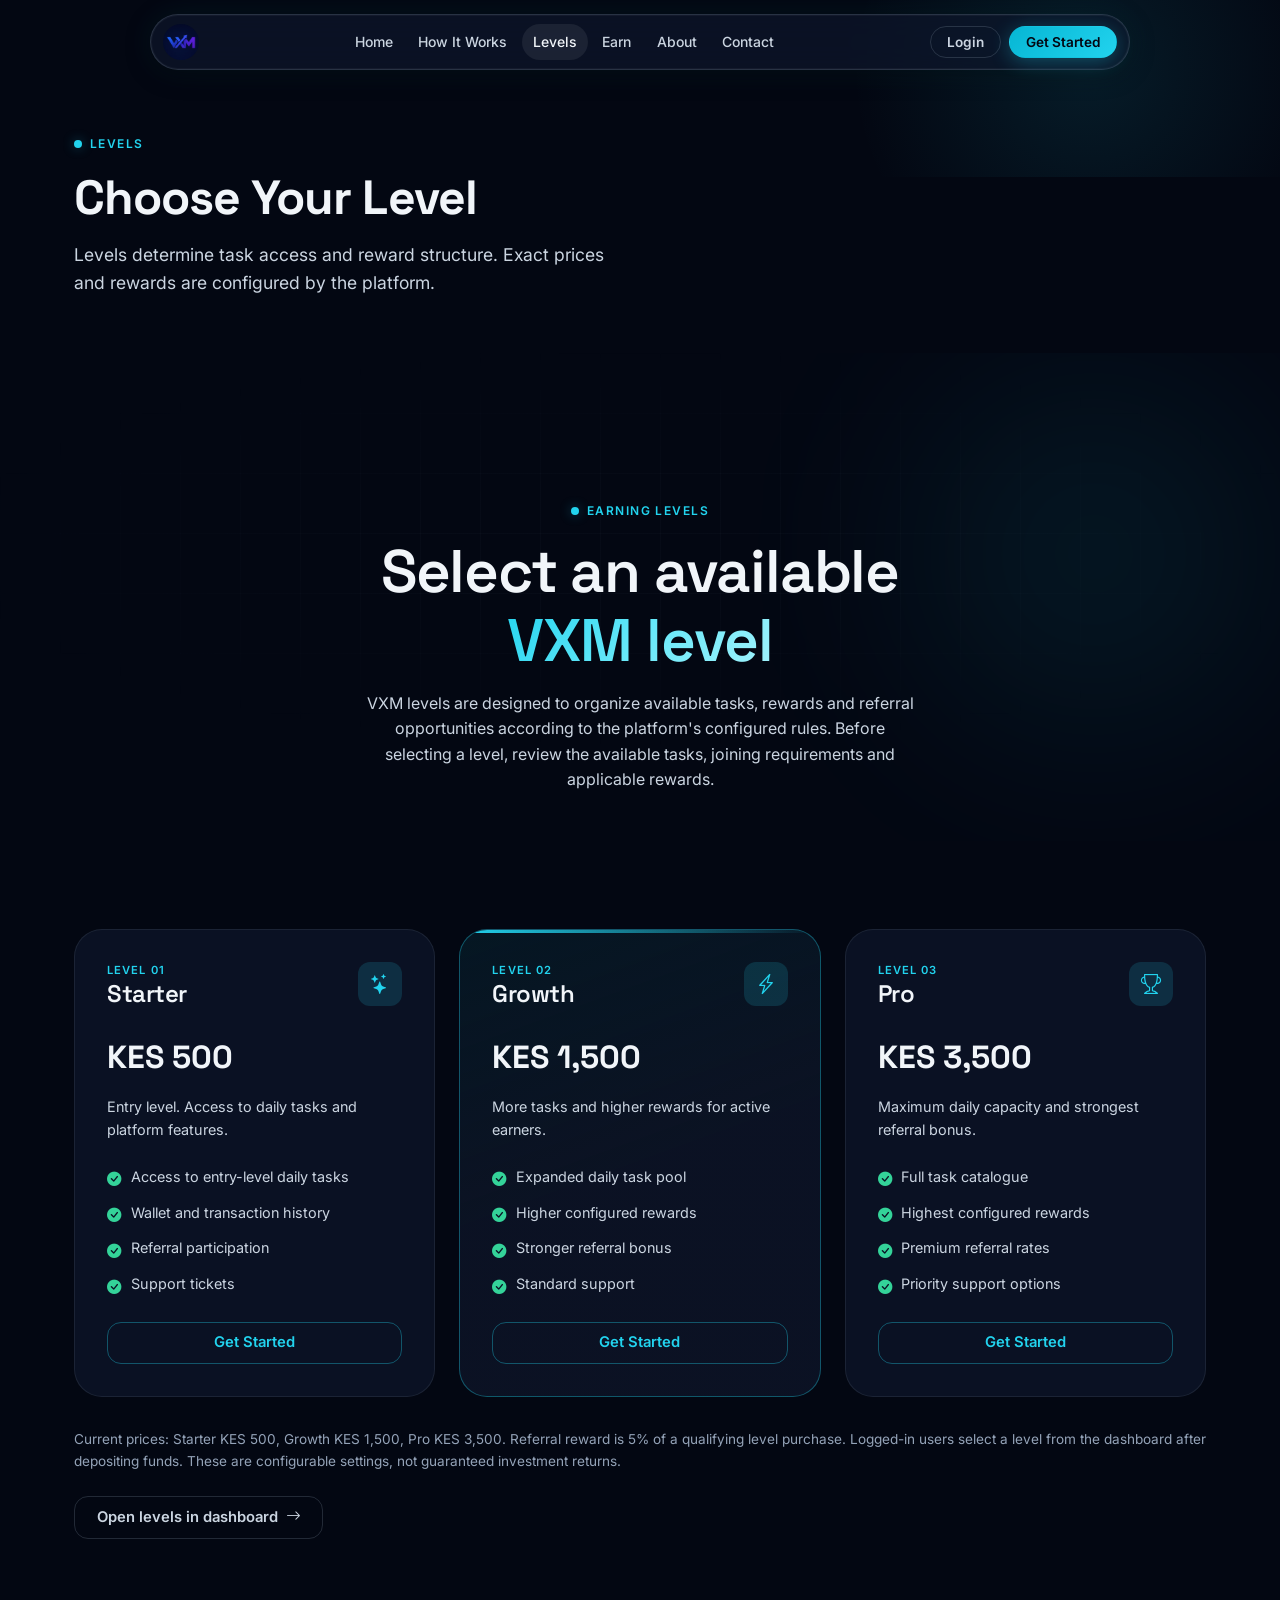
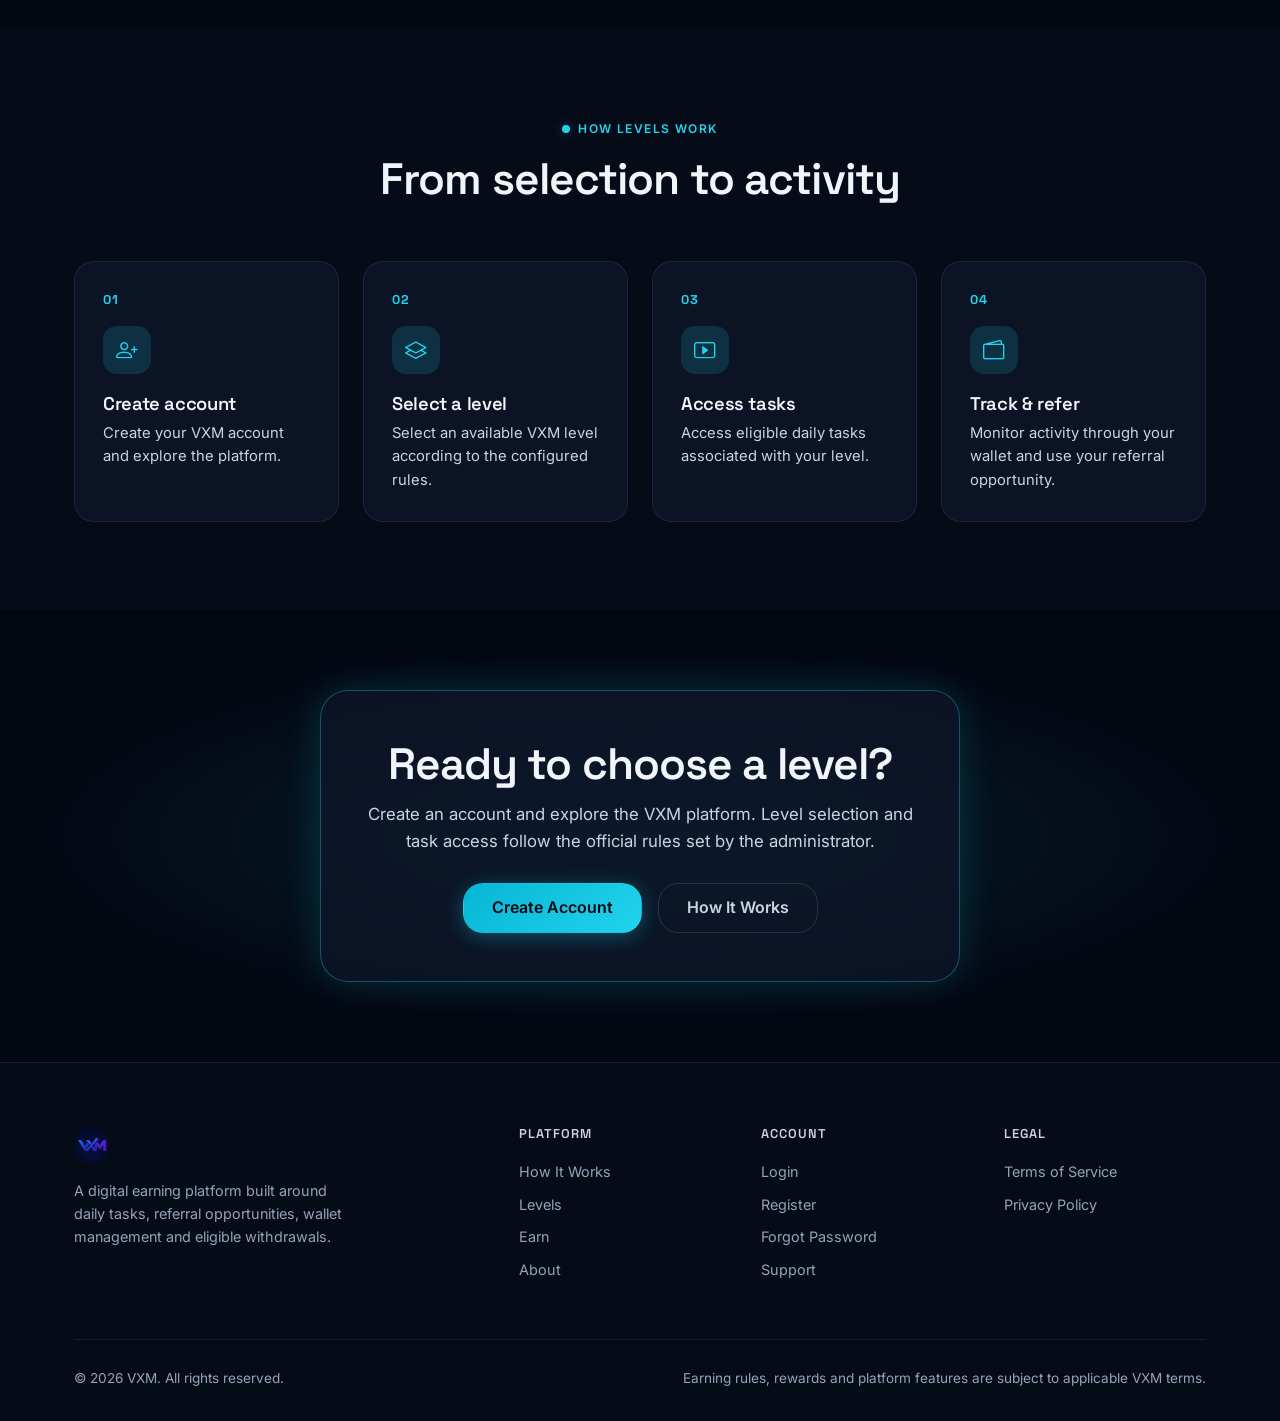
<file: levels.html>
<!DOCTYPE html>
<html lang="en">
<head>
  <meta charset="UTF-8" />
  <meta name="viewport" content="width=device-width, initial-scale=1.0" />
  <meta name="description" content="Explore VXM earning levels, daily tasks, rewards and referral opportunities." />
  <meta name="theme-color" content="#030712" />
  <link rel="icon" href="images/favicon.png" type="image/png" sizes="32x32" />
  <link rel="icon" href="images/favicon-16.png" type="image/png" sizes="16x16" />
  <link rel="apple-touch-icon" href="images/favicon-180.png" sizes="180x180" />
  <title>VXM | Earning Levels</title>
  <link rel="preconnect" href="https://fonts.googleapis.com" />
  <link rel="preconnect" href="https://fonts.gstatic.com" crossorigin />
  <link href="https://fonts.googleapis.com/css2?family=Inter:wght@400;500;600;700&family=Space+Grotesk:wght@500;600;700&display=swap" rel="stylesheet" />
  <link rel="stylesheet" href="https://cdn.jsdelivr.net/npm/bootstrap-icons@1.11.3/font/bootstrap-icons.min.css" />
  <link rel="stylesheet" href="assets/css/vxm.css" />
</head>
<body>
  <nav class="vxm-nav" id="mainNav">
    <div class="nav-inner">
      <a href="index.html" class="nav-logo"><img src="images/logo.jpg" alt="VXM" onerror="this.style.display='none'" /></a>
      <div class="nav-links">
        <a href="index.html">Home</a>
        <a href="how-it-works.html">How It Works</a>
        <a href="levels.html" class="active">Levels</a>
        <a href="earn.html">Earn</a>
        <a href="about.html">About</a>
        <a href="contact.html">Contact</a>
      </div>
      <div class="nav-actions">
        <a href="login.html" class="btn btn-ghost">Login</a>
        <a href="register.php" class="btn btn-primary">Get Started</a>
      </div>
      <button class="mobile-toggle" id="mobileToggle" type="button" aria-label="Open menu"><i class="bi bi-list"></i></button>
    </div>
  </nav>
  <div class="mobile-menu" id="mobileMenu">
    <a href="index.html">Home</a><a href="how-it-works.html">How It Works</a><a href="levels.html" class="active">Levels</a>
    <a href="earn.html">Earn</a><a href="about.html">About</a><a href="contact.html">Contact</a>
    <div class="mobile-menu-actions">
      <a href="login.html" class="btn btn-ghost btn-block">Login</a>
      <a href="register.php" class="btn btn-primary btn-block">Get Started</a>
    </div>
  </div>
  <section class="page-hero">
    <div class="page-hero-glow"></div>
    <div class="container">
      <div class="reveal">
        <div class="section-tag">Levels</div>
        <h1>Choose Your Level</h1>
        <p class="lead">Levels determine task access and reward structure. Exact prices and rewards are configured by the platform.</p>
      </div>
    </div>
  </section>


  <section class="hero" style="min-height:auto;padding-top:9rem;padding-bottom:3rem;">
    <div class="hero-bg"><div class="hero-glow hero-glow-1"></div><div class="hero-grid"></div></div>
    <div class="container">
      <div class="section-header reveal" style="margin-bottom:0;">
        <div class="section-tag">Earning Levels</div>
        <h1>Select an available <span class="gradient-text">VXM level</span></h1>
        <p class="text-secondary mt-2" style="max-width:560px;margin-left:auto;margin-right:auto;">
          VXM levels are designed to organize available tasks, rewards and referral opportunities according to the platform's configured rules. Before selecting a level, review the available tasks, joining requirements and applicable rewards.
        </p>
      </div>
    </div>
  </section>

  <section class="section">
    <div class="container">
      <div class="levels-grid">
        <div class="level-card reveal">
          <div class="level-top">
            <div>
              <div class="level-label">Level 01</div>
              <h3>Starter</h3>
            </div>
            <div class="level-icon"><i class="bi bi-stars"></i></div>
          </div>
          <div class="level-price">KES 500</div>
          <p class="text-secondary" style="font-size:0.9rem;margin-bottom:1rem;">Entry level. Access to daily tasks and platform features.</p>
          <ul class="level-features">
            <li><i class="bi bi-check-circle-fill"></i> Access to entry-level daily tasks</li>
            <li><i class="bi bi-check-circle-fill"></i> Wallet and transaction history</li>
            <li><i class="bi bi-check-circle-fill"></i> Referral participation</li>
            <li><i class="bi bi-check-circle-fill"></i> Support tickets</li>
          </ul>
          <a href="register.php" class="btn btn-outline btn-block">Get Started</a>
        </div>
        <div class="level-card featured reveal">
          <div class="level-top">
            <div>
              <div class="level-label">Level 02</div>
              <h3>Growth</h3>
            </div>
            <div class="level-icon"><i class="bi bi-lightning-charge"></i></div>
          </div>
          <div class="level-price">KES 1,500</div>
          <p class="text-secondary" style="font-size:0.9rem;margin-bottom:1rem;">More tasks and higher rewards for active earners.</p>
          <ul class="level-features">
            <li><i class="bi bi-check-circle-fill"></i> Expanded daily task pool</li>
            <li><i class="bi bi-check-circle-fill"></i> Higher configured rewards</li>
            <li><i class="bi bi-check-circle-fill"></i> Stronger referral bonus</li>
            <li><i class="bi bi-check-circle-fill"></i> Standard support</li>
          </ul>
          <a href="register.php" class="btn btn-outline btn-block">Get Started</a>
        </div>

        <div class="level-card reveal">
          <div class="level-top">
            <div>
              <div class="level-label">Level 03</div>
              <h3>Pro</h3>
            </div>
            <div class="level-icon"><i class="bi bi-trophy"></i></div>
          </div>
          <div class="level-price">KES 3,500</div>
          <p class="text-secondary" style="font-size:0.9rem;margin-bottom:1rem;">Maximum daily capacity and strongest referral bonus.</p>
          <ul class="level-features">
            <li><i class="bi bi-check-circle-fill"></i> Full task catalogue</li>
            <li><i class="bi bi-check-circle-fill"></i> Highest configured rewards</li>
            <li><i class="bi bi-check-circle-fill"></i> Premium referral rates</li>
            <li><i class="bi bi-check-circle-fill"></i> Priority support options</li>
          </ul>
          <a href="register.php" class="btn btn-outline btn-block">Get Started</a>
        </div>
      </div>
      <p class="text-center text-muted mt-4" style="font-size:0.85rem;">
        Current prices: Starter KES 500, Growth KES 1,500, Pro KES 3,500. Referral reward is 5% of a qualifying level purchase. Logged-in users select a level from the dashboard after depositing funds. These are configurable settings, not guaranteed investment returns.
      </p>
      <div class="text-center mt-3">
        <a href="levels.php" class="btn btn-ghost">Open levels in dashboard <i class="bi bi-arrow-right"></i></a>
      </div>
    </div>
  </section>

  <section class="section" style="background:var(--bg-base);">
    <div class="container">
      <div class="section-header reveal">
        <div class="section-tag">How levels work</div>
        <h2>From selection to activity</h2>
      </div>
      <div class="steps-grid">
        <div class="step-card reveal">
          <div class="step-num">01</div>
          <div class="step-icon"><i class="bi bi-person-plus"></i></div>
          <h3>Create account</h3>
          <p>Create your VXM account and explore the platform.</p>
        </div>
        <div class="step-card reveal">
          <div class="step-num">02</div>
          <div class="step-icon"><i class="bi bi-layers"></i></div>
          <h3>Select a level</h3>
          <p>Select an available VXM level according to the configured rules.</p>
        </div>
        <div class="step-card reveal">
          <div class="step-num">03</div>
          <div class="step-icon"><i class="bi bi-play-btn"></i></div>
          <h3>Access tasks</h3>
          <p>Access eligible daily tasks associated with your level.</p>
        </div>
        <div class="step-card reveal">
          <div class="step-num">04</div>
          <div class="step-icon"><i class="bi bi-wallet2"></i></div>
          <h3>Track & refer</h3>
          <p>Monitor activity through your wallet and use your referral opportunity.</p>
        </div>
      </div>
    </div>
  </section>

  <section class="cta-section">
    <div class="cta-bg"></div>
    <div class="container">
      <div class="cta-box reveal">
        <h2>Ready to choose a level?</h2>
        <p>Create an account and explore the VXM platform. Level selection and task access follow the official rules set by the administrator.</p>
        <div class="cta-actions">
          <a href="register.php" class="btn btn-primary btn-lg">Create Account</a>
          <a href="how-it-works.html" class="btn btn-ghost btn-lg">How It Works</a>
        </div>
      </div>
    </div>
  </section>

  <footer class="site-footer">
    <div class="container">
      <div class="footer-grid">
        <div class="footer-brand">
          <a href="index.html" class="nav-logo"><img src="images/logo.jpg" alt="VXM" onerror="this.style.display='none'" /></a>
          <p>A digital earning platform built around daily tasks, referral opportunities, wallet management and eligible withdrawals.</p>
        </div>
        <div class="footer-col"><h4>Platform</h4><a href="how-it-works.html">How It Works</a><a href="levels.html">Levels</a><a href="earn.html">Earn</a><a href="about.html">About</a></div>
        <div class="footer-col"><h4>Account</h4><a href="login.html">Login</a><a href="register.php">Register</a><a href="forgot-password.html">Forgot Password</a><a href="contact.html">Support</a></div>
        <div class="footer-col"><h4>Legal</h4><a href="terms.html">Terms of Service</a><a href="privacy.html">Privacy Policy</a></div>
      </div>
      <div class="footer-bottom">
        <span>&copy; 2026 VXM. All rights reserved.</span>
        <span>Earning rules, rewards and platform features are subject to applicable VXM terms.</span>
      </div>
    </div>
  </footer>
  <script src="assets/js/main.js"></script>
</body>
</html>
</file>
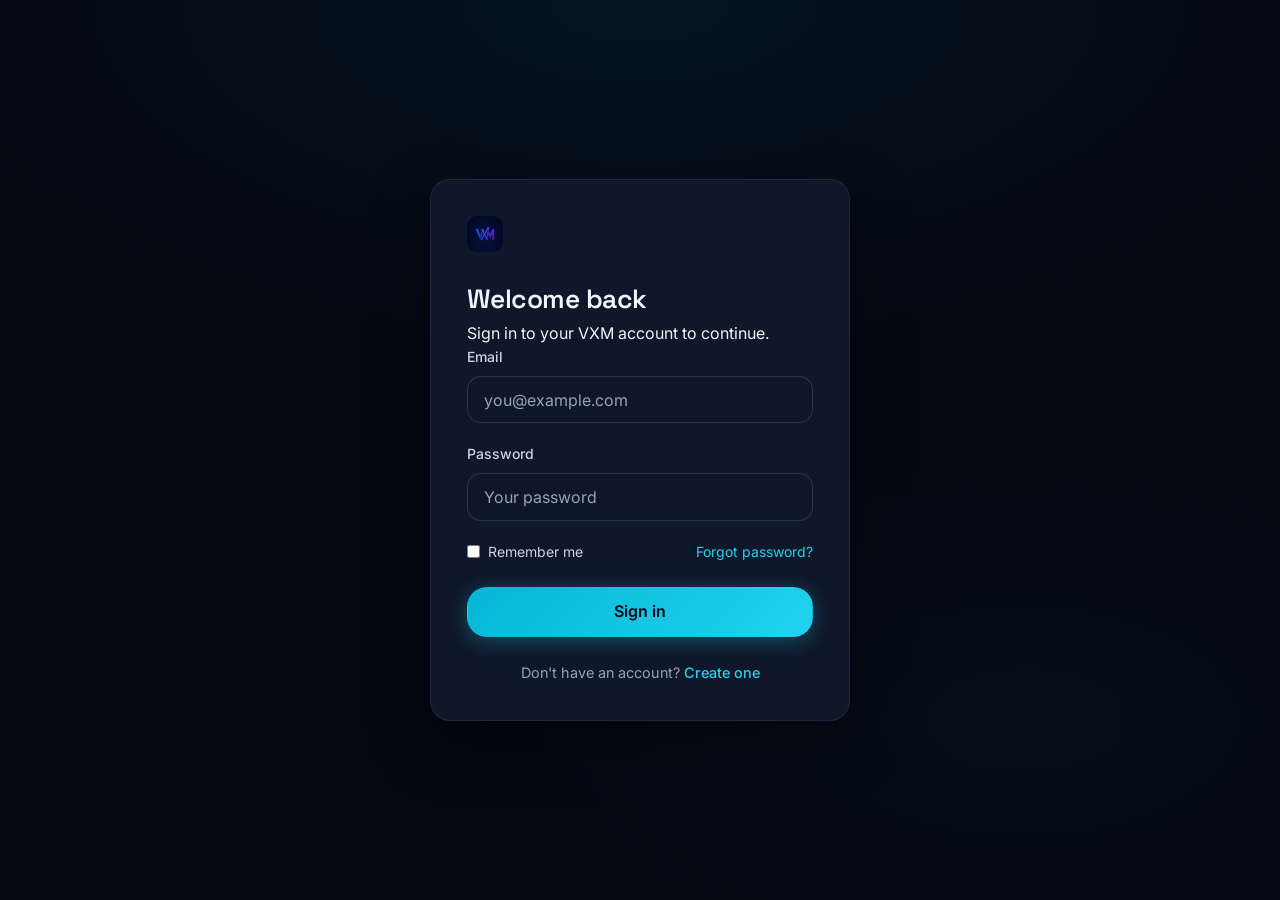
<file: login.html>
<!DOCTYPE html>
<html lang="en">
<head>
  <meta charset="UTF-8" />
  <meta name="viewport" content="width=device-width, initial-scale=1.0" />
  <meta name="theme-color" content="#030712" />
  <link rel="icon" href="images/favicon.png" type="image/png" sizes="32x32" />
  <link rel="icon" href="images/favicon-16.png" type="image/png" sizes="16x16" />
  <link rel="apple-touch-icon" href="images/favicon-180.png" sizes="180x180" />
  <title>Login | VXM</title>
  <link rel="preconnect" href="https://fonts.googleapis.com" />
  <link rel="preconnect" href="https://fonts.gstatic.com" crossorigin />
  <link href="https://fonts.googleapis.com/css2?family=Inter:wght@400;500;600;700&family=Space+Grotesk:wght@500;600;700&display=swap" rel="stylesheet" />
  <link rel="stylesheet" href="https://cdn.jsdelivr.net/npm/bootstrap-icons@1.11.3/font/bootstrap-icons.min.css" />
  <link rel="stylesheet" href="assets/css/vxm.css" />
</head>
<body>
  <div class="auth-shell">
    <div class="auth-card">
      <a href="index.html" class="logo">
        <img src="images/logo.jpg" alt="VXM" onerror="this.style.display='none'" />
      </a>
      <h1>Welcome back</h1>
      <p class="auth-sub">Sign in to your VXM account to continue.</p>
      <form action="login.php" method="post" id="loginForm">
        <div class="form-group">
          <label class="form-label" for="email">Email</label>
          <input class="form-control" type="email" id="email" name="email" required autocomplete="email" placeholder="you@example.com" />
        </div>
        <div class="form-group">
          <label class="form-label" for="password">Password</label>
          <input class="form-control" type="password" id="password" name="password" required autocomplete="current-password" placeholder="Your password" />
        </div>
        <div class="flex justify-between items-center mb-3" style="font-size:0.875rem;">
          <label class="flex items-center gap-1" style="color:var(--text-secondary);cursor:pointer;">
            <input type="checkbox" name="remember" value="1" style="accent-color:var(--accent);" /> Remember me
          </label>
          <a href="forgot-password.html" class="text-accent">Forgot password?</a>
        </div>
        <button type="submit" class="btn btn-primary btn-block btn-lg">Sign in</button>
      </form>
      <div class="auth-footer">
        Don't have an account? <a href="register.php">Create one</a>
      </div>
    </div>
  </div>
</body>
</html>
</file>
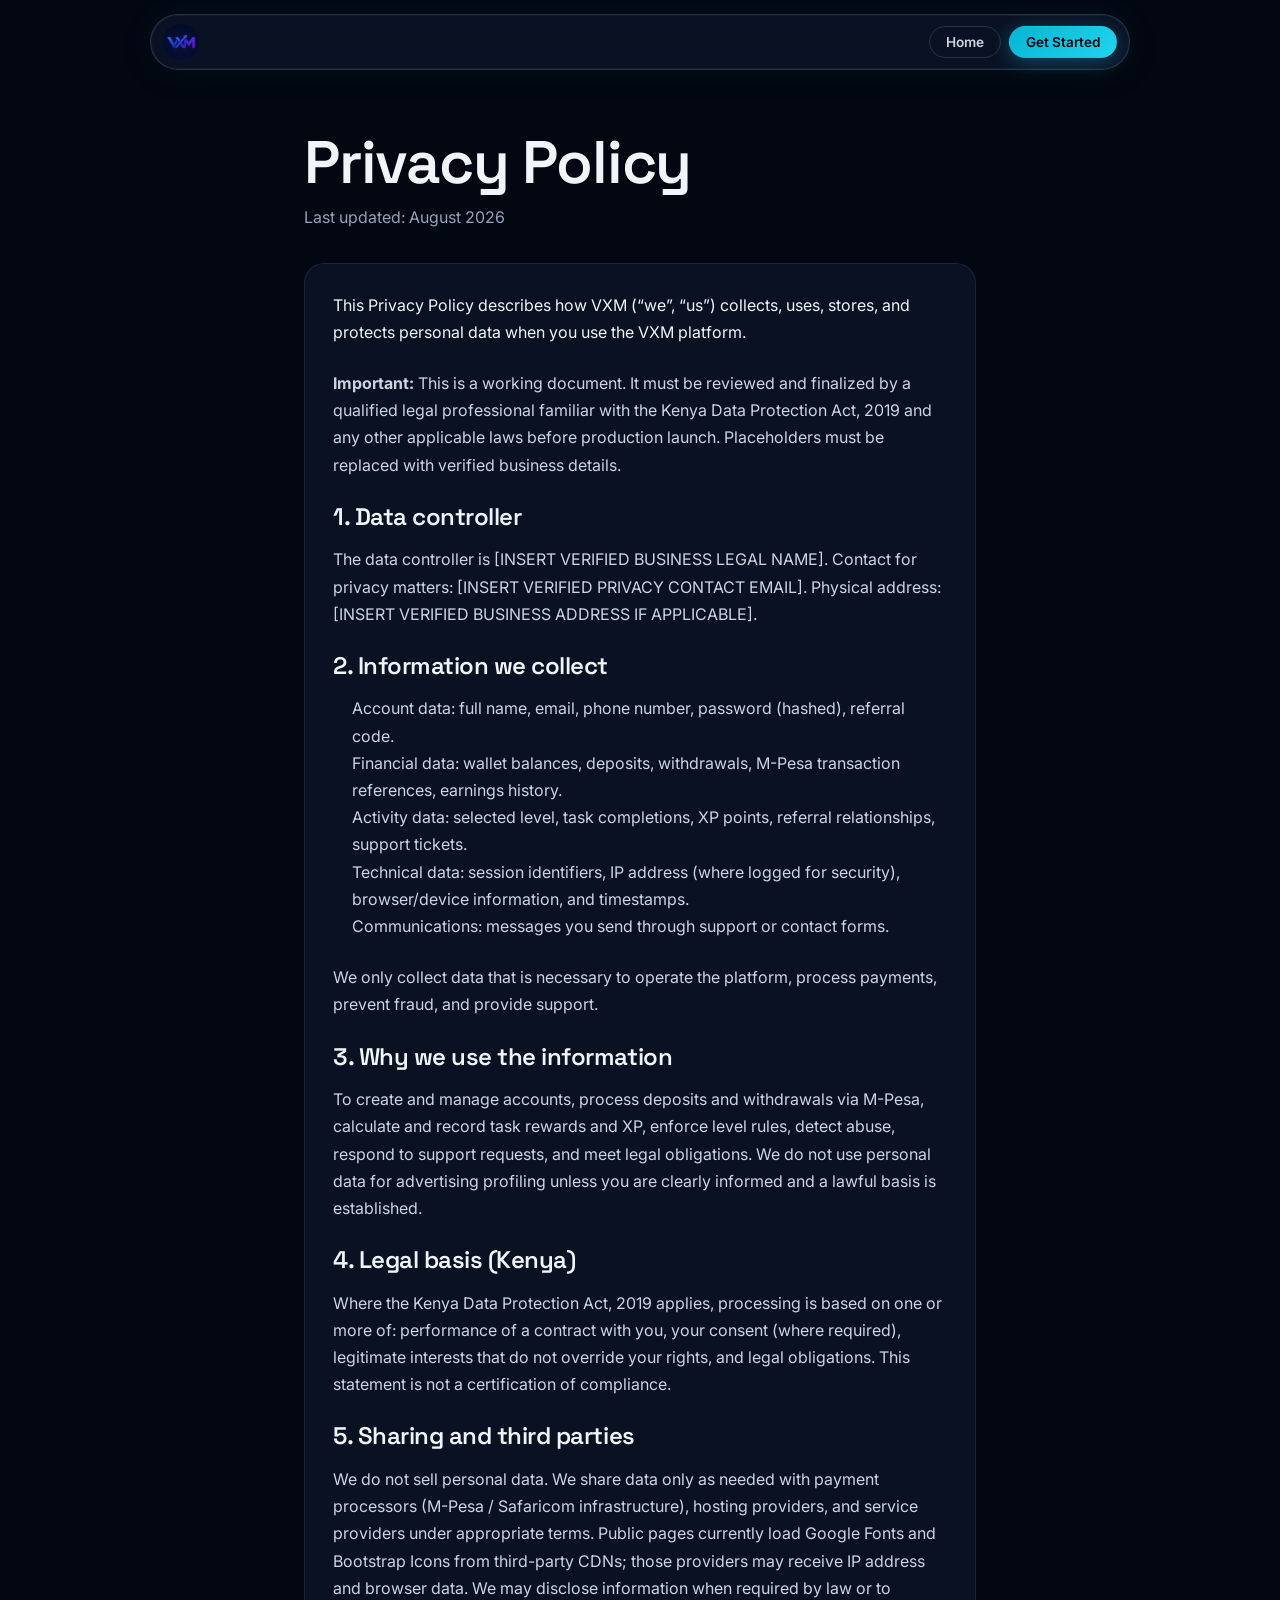
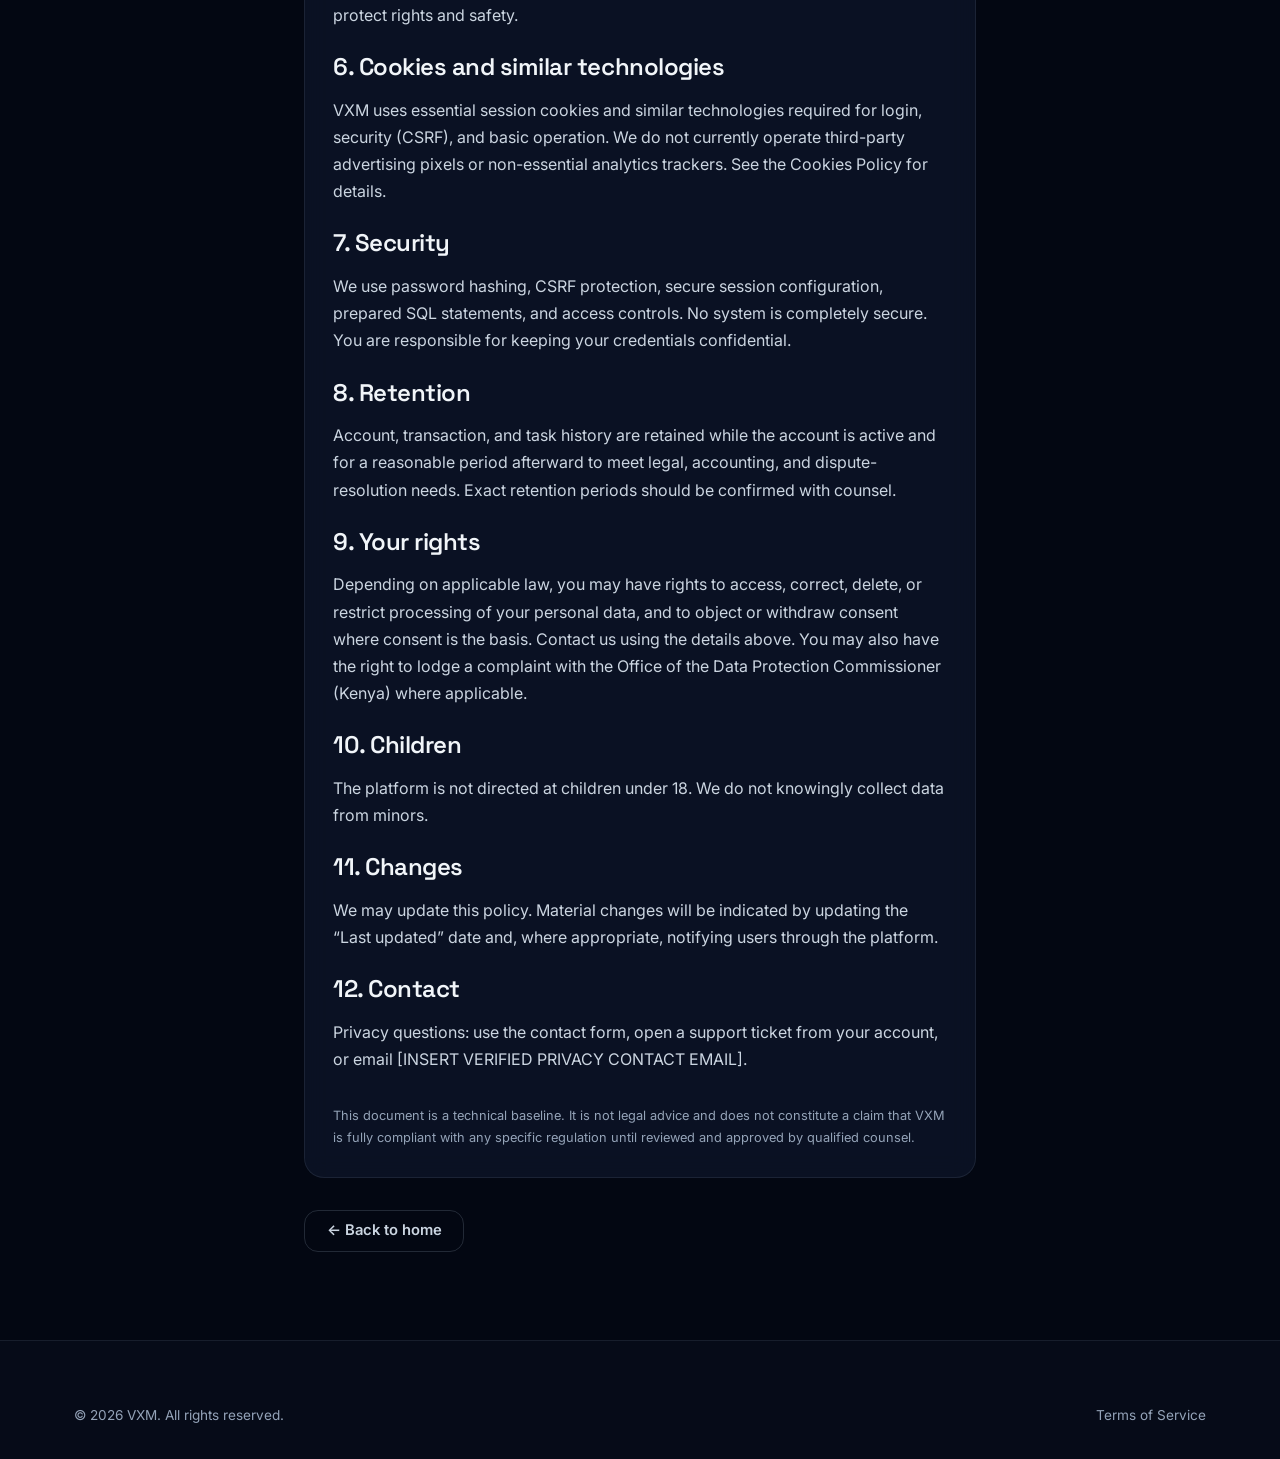
<file: privacy.html>
<!DOCTYPE html>
<html lang="en">
<head>
  <meta charset="UTF-8" />
  <meta name="viewport" content="width=device-width, initial-scale=1.0" />
  <meta name="theme-color" content="#030712" />
  <link rel="icon" href="images/favicon.png" type="image/png" sizes="32x32" />
  <link rel="icon" href="images/favicon-16.png" type="image/png" sizes="16x16" />
  <link rel="apple-touch-icon" href="images/favicon-180.png" sizes="180x180" />
  <title>Privacy Policy | VXM</title>
  <link rel="preconnect" href="https://fonts.googleapis.com" />
  <link rel="preconnect" href="https://fonts.gstatic.com" crossorigin />
  <link href="https://fonts.googleapis.com/css2?family=Inter:wght@400;500;600;700&family=Space+Grotesk:wght@500;600;700&display=swap" rel="stylesheet" />
  <link rel="stylesheet" href="https://cdn.jsdelivr.net/npm/bootstrap-icons@1.11.3/font/bootstrap-icons.min.css" />
  <link rel="stylesheet" href="assets/css/vxm.css" />
</head>
<body>
  <nav class="vxm-nav" id="mainNav">
    <div class="nav-inner">
      <a href="index.html" class="nav-logo"><img src="images/logo.jpg" alt="VXM" onerror="this.style.display='none'" /></a>
      <div class="nav-actions">
        <a href="index.html" class="btn btn-ghost btn-sm">Home</a>
        <a href="register.php" class="btn btn-primary btn-sm">Get Started</a>
      </div>
      <button class="mobile-toggle" id="mobileToggle" type="button" aria-label="Open menu"><i class="bi bi-list"></i></button>
    </div>
  </nav>
  <div class="mobile-menu" id="mobileMenu">
    <a href="index.html">Home</a>
    <a href="contact.html">Contact</a>
    <div class="mobile-menu-actions">
      <a href="login.html" class="btn btn-ghost btn-block">Login</a>
      <a href="register.php" class="btn btn-primary btn-block">Get Started</a>
    </div>
  </div>

  <main class="section" style="padding-top:8rem;">
    <div class="container" style="max-width:720px;">
      <h1 style="margin-bottom:0.5rem;">Privacy Policy</h1>
      <p class="text-muted mb-4">Last updated: August 2026</p>
      <div class="card" style="line-height:1.7;">
        <p class="mb-3">This Privacy Policy describes how VXM (“we”, “us”) collects, uses, stores, and protects personal data when you use the VXM platform.</p>
        <p class="mb-3 text-secondary"><strong>Important:</strong> This is a working document. It must be reviewed and finalized by a qualified legal professional familiar with the Kenya Data Protection Act, 2019 and any other applicable laws before production launch. Placeholders must be replaced with verified business details.</p>

        <h3 class="mt-3 mb-2">1. Data controller</h3>
        <p class="mb-3 text-secondary">The data controller is [INSERT VERIFIED BUSINESS LEGAL NAME]. Contact for privacy matters: [INSERT VERIFIED PRIVACY CONTACT EMAIL]. Physical address: [INSERT VERIFIED BUSINESS ADDRESS IF APPLICABLE].</p>

        <h3 class="mt-3 mb-2">2. Information we collect</h3>
        <ul class="text-secondary mb-3" style="padding-left:1.2rem;">
          <li>Account data: full name, email, phone number, password (hashed), referral code.</li>
          <li>Financial data: wallet balances, deposits, withdrawals, M-Pesa transaction references, earnings history.</li>
          <li>Activity data: selected level, task completions, XP points, referral relationships, support tickets.</li>
          <li>Technical data: session identifiers, IP address (where logged for security), browser/device information, and timestamps.</li>
          <li>Communications: messages you send through support or contact forms.</li>
        </ul>
        <p class="mb-3 text-secondary">We only collect data that is necessary to operate the platform, process payments, prevent fraud, and provide support.</p>

        <h3 class="mt-3 mb-2">3. Why we use the information</h3>
        <p class="mb-3 text-secondary">To create and manage accounts, process deposits and withdrawals via M-Pesa, calculate and record task rewards and XP, enforce level rules, detect abuse, respond to support requests, and meet legal obligations. We do not use personal data for advertising profiling unless you are clearly informed and a lawful basis is established.</p>

        <h3 class="mt-3 mb-2">4. Legal basis (Kenya)</h3>
        <p class="mb-3 text-secondary">Where the Kenya Data Protection Act, 2019 applies, processing is based on one or more of: performance of a contract with you, your consent (where required), legitimate interests that do not override your rights, and legal obligations. This statement is not a certification of compliance.</p>

        <h3 class="mt-3 mb-2">5. Sharing and third parties</h3>
        <p class="mb-3 text-secondary">We do not sell personal data. We share data only as needed with payment processors (M-Pesa / Safaricom infrastructure), hosting providers, and service providers under appropriate terms. Public pages currently load Google Fonts and Bootstrap Icons from third-party CDNs; those providers may receive IP address and browser data. We may disclose information when required by law or to protect rights and safety.</p>

        <h3 class="mt-3 mb-2">6. Cookies and similar technologies</h3>
        <p class="mb-3 text-secondary">VXM uses essential session cookies and similar technologies required for login, security (CSRF), and basic operation. We do not currently operate third-party advertising pixels or non-essential analytics trackers. See the Cookies Policy for details.</p>

        <h3 class="mt-3 mb-2">7. Security</h3>
        <p class="mb-3 text-secondary">We use password hashing, CSRF protection, secure session configuration, prepared SQL statements, and access controls. No system is completely secure. You are responsible for keeping your credentials confidential.</p>

        <h3 class="mt-3 mb-2">8. Retention</h3>
        <p class="mb-3 text-secondary">Account, transaction, and task history are retained while the account is active and for a reasonable period afterward to meet legal, accounting, and dispute-resolution needs. Exact retention periods should be confirmed with counsel.</p>

        <h3 class="mt-3 mb-2">9. Your rights</h3>
        <p class="mb-3 text-secondary">Depending on applicable law, you may have rights to access, correct, delete, or restrict processing of your personal data, and to object or withdraw consent where consent is the basis. Contact us using the details above. You may also have the right to lodge a complaint with the Office of the Data Protection Commissioner (Kenya) where applicable.</p>

        <h3 class="mt-3 mb-2">10. Children</h3>
        <p class="mb-3 text-secondary">The platform is not directed at children under 18. We do not knowingly collect data from minors.</p>

        <h3 class="mt-3 mb-2">11. Changes</h3>
        <p class="mb-3 text-secondary">We may update this policy. Material changes will be indicated by updating the “Last updated” date and, where appropriate, notifying users through the platform.</p>

        <h3 class="mt-3 mb-2">12. Contact</h3>
        <p class="text-secondary">Privacy questions: use the contact form, open a support ticket from your account, or email [INSERT VERIFIED PRIVACY CONTACT EMAIL].</p>
        <p class="form-hint mt-4">This document is a technical baseline. It is not legal advice and does not constitute a claim that VXM is fully compliant with any specific regulation until reviewed and approved by qualified counsel.</p>
      </div>
      <div class="mt-4"><div class="mt-4">
        <a href="index.html" class="btn btn-ghost">← Back to home</a>
      </div>
    </div>
  </main>

  <footer class="site-footer">
    <div class="container">
      <div class="footer-bottom" style="border:none;padding-top:0;">
        <span>&copy; 2026 VXM. All rights reserved.</span>
        <a href="terms.html">Terms of Service</a>
      </div>
    </div>
  </footer>
  <script src="assets/js/main.js"></script>
</body>
</html>
</file>
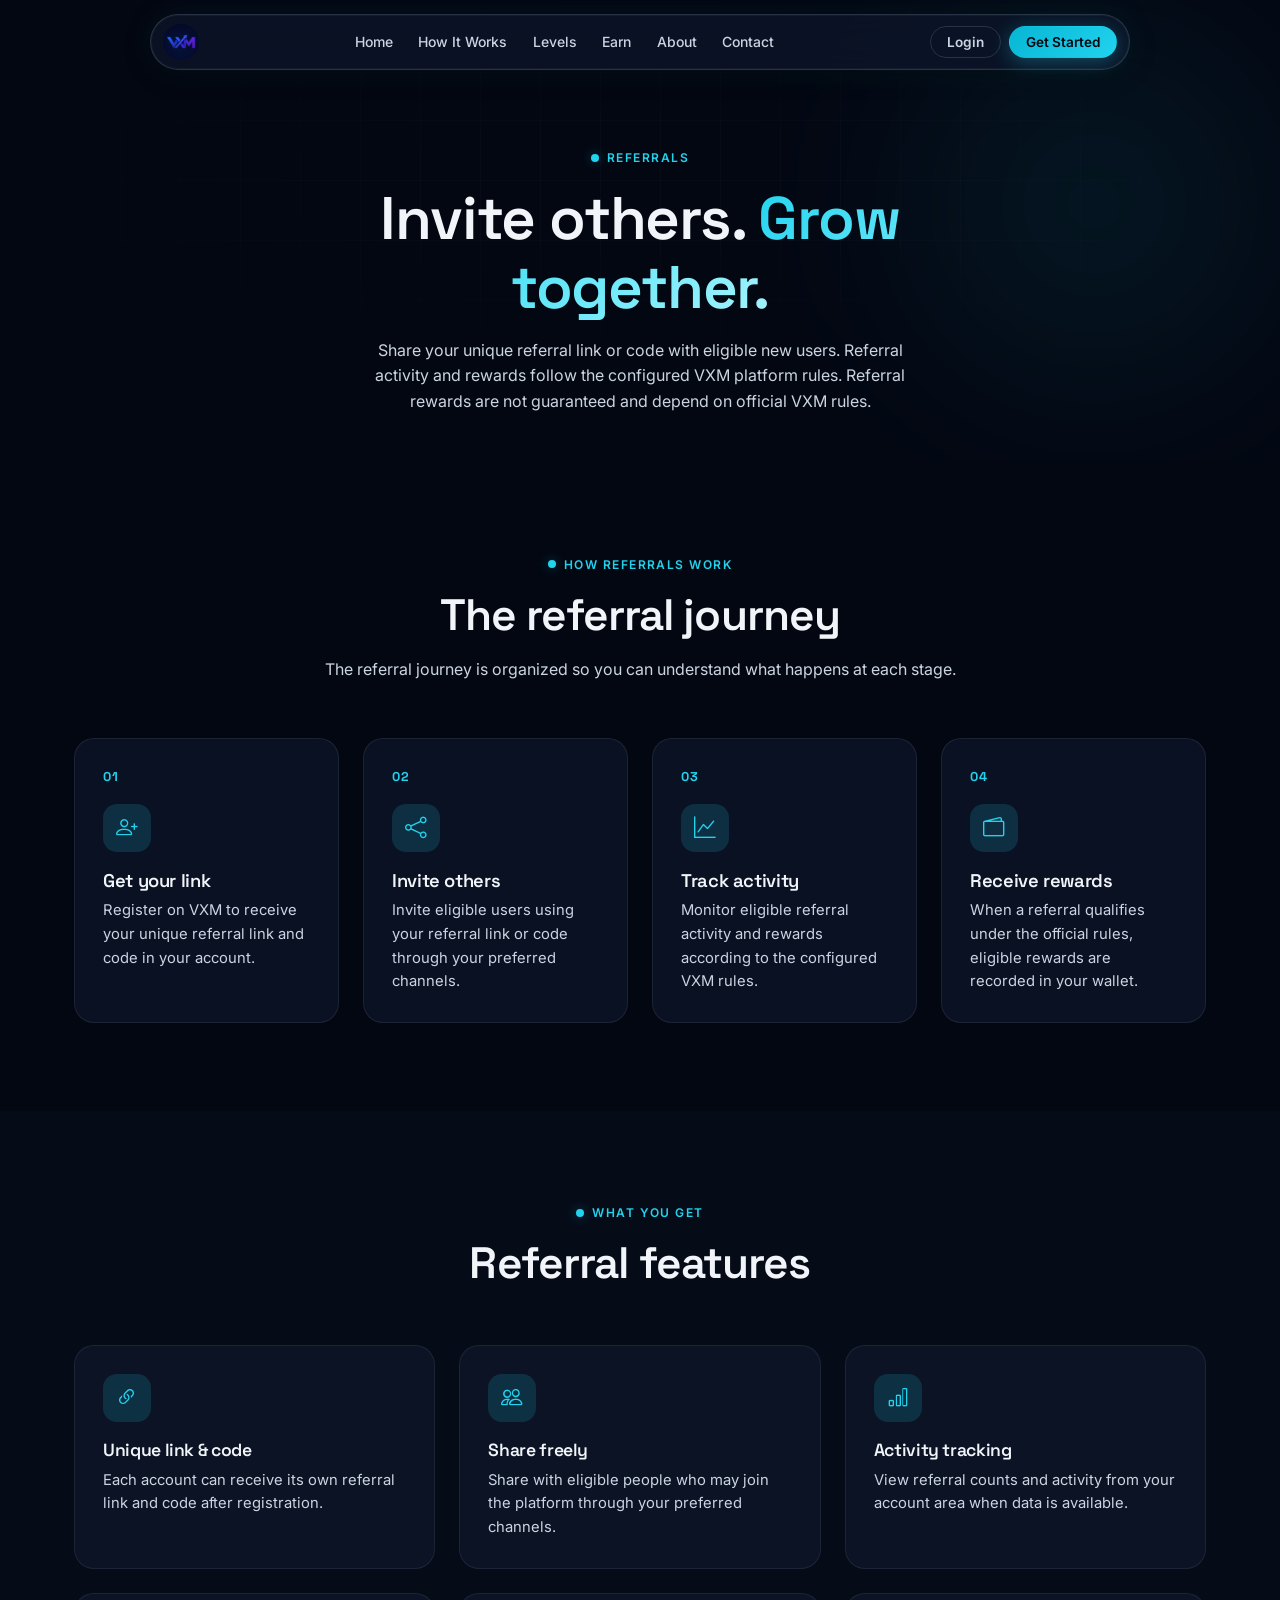
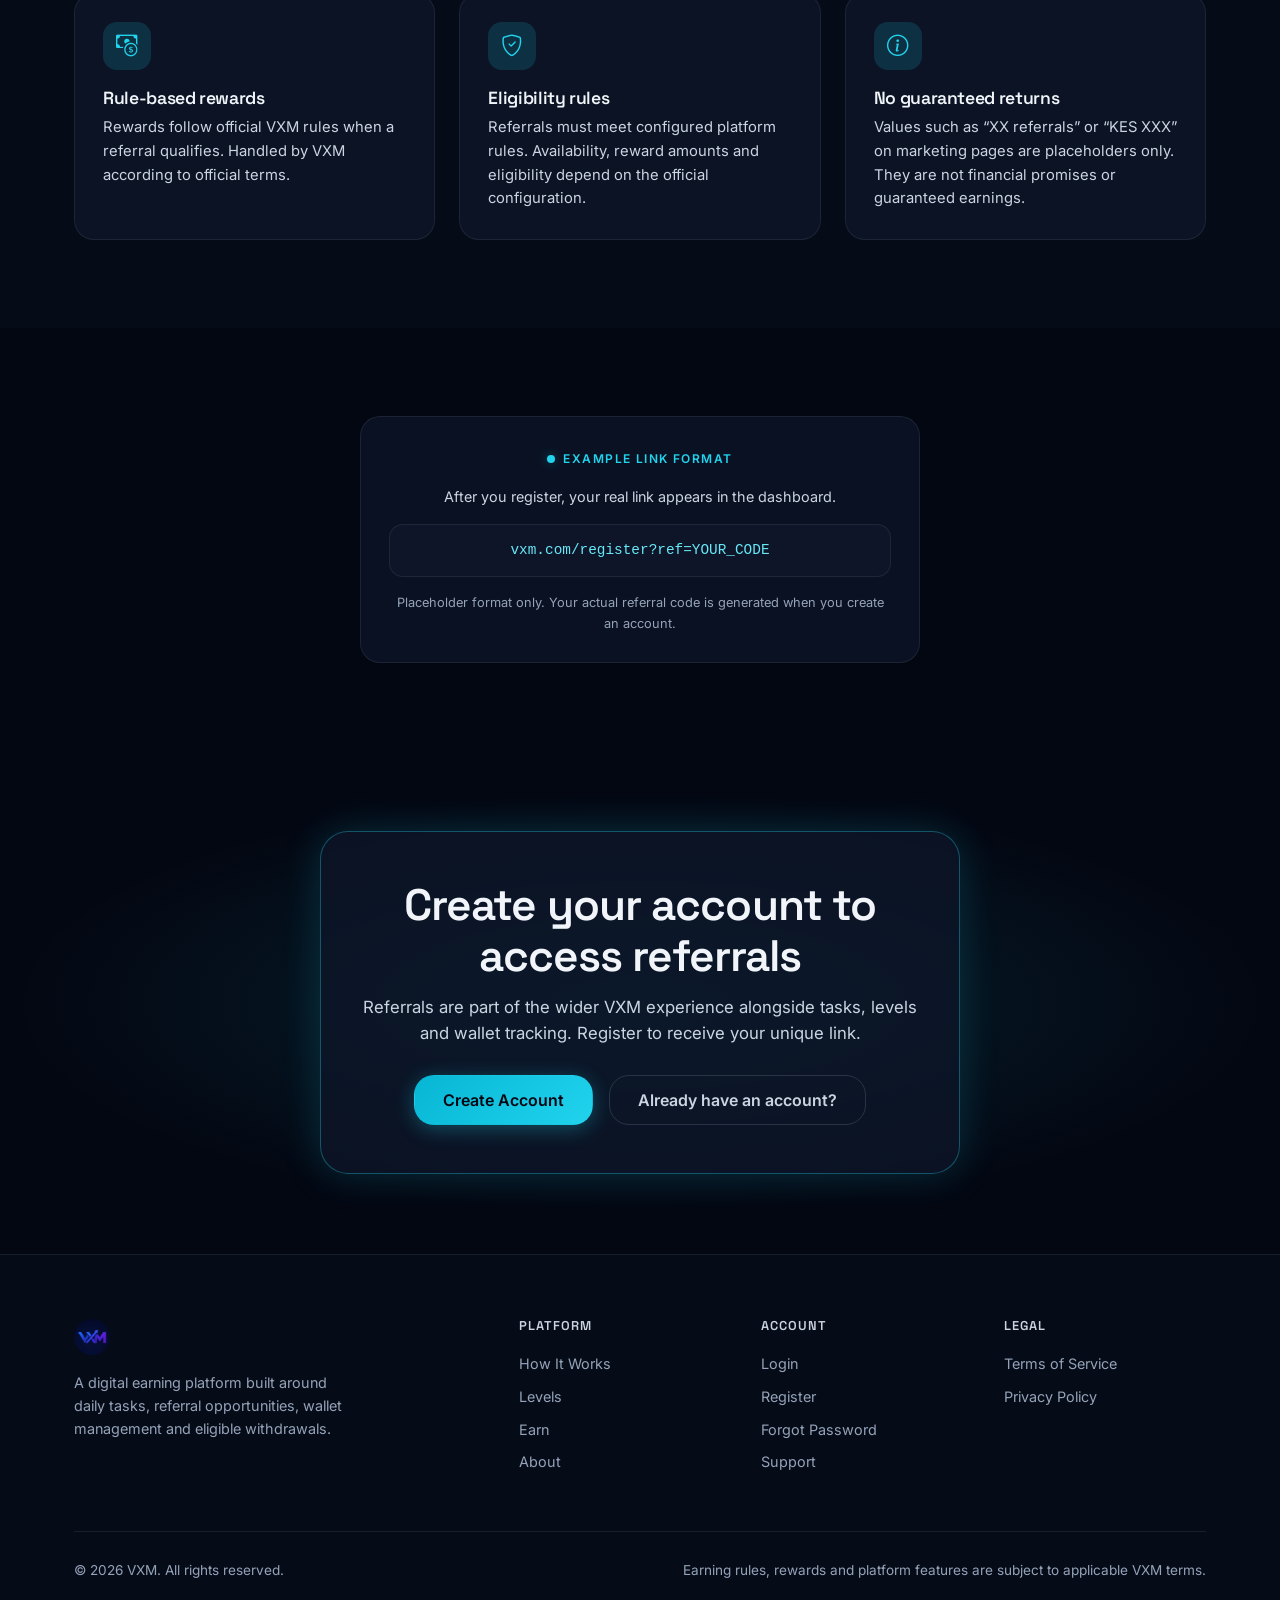
<file: referrals.html>
<!DOCTYPE html>
<html lang="en">
<head>
  <meta charset="UTF-8" />
  <meta name="viewport" content="width=device-width, initial-scale=1.0" />
  <meta name="description" content="VXM referral system — share your unique link, invite eligible users, and track rewards according to platform rules." />
  <meta name="theme-color" content="#030712" />
  <link rel="icon" href="images/favicon.png" type="image/png" sizes="32x32" />
  <link rel="icon" href="images/favicon-16.png" type="image/png" sizes="16x16" />
  <link rel="apple-touch-icon" href="images/favicon-180.png" sizes="180x180" />
  <title>Referrals | VXM</title>
  <link rel="preconnect" href="https://fonts.googleapis.com" />
  <link rel="preconnect" href="https://fonts.gstatic.com" crossorigin />
  <link href="https://fonts.googleapis.com/css2?family=Inter:wght@400;500;600;700&family=Space+Grotesk:wght@500;600;700&display=swap" rel="stylesheet" />
  <link rel="stylesheet" href="https://cdn.jsdelivr.net/npm/bootstrap-icons@1.11.3/font/bootstrap-icons.min.css" />
  <link rel="stylesheet" href="assets/css/vxm.css" />
</head>
<body>
  <nav class="vxm-nav" id="mainNav">
    <div class="nav-inner">
      <a href="index.html" class="nav-logo"><img src="images/logo.jpg" alt="VXM" onerror="this.style.display='none'" /></a>
      <div class="nav-links">
        <a href="index.html">Home</a>
        <a href="how-it-works.html">How It Works</a>
        <a href="levels.html">Levels</a>
        <a href="earn.html">Earn</a>
        <a href="about.html">About</a>
        <a href="contact.html">Contact</a>
      </div>
      <div class="nav-actions">
        <a href="login.html" class="btn btn-ghost">Login</a>
        <a href="register.php" class="btn btn-primary">Get Started</a>
      </div>
      <button class="mobile-toggle" id="mobileToggle" type="button" aria-label="Open menu"><i class="bi bi-list"></i></button>
    </div>
  </nav>
  <div class="mobile-menu" id="mobileMenu">
    <a href="index.html">Home</a><a href="how-it-works.html">How It Works</a><a href="levels.html">Levels</a>
    <a href="earn.html">Earn</a><a href="about.html">About</a><a href="contact.html">Contact</a>
    <div class="mobile-menu-actions">
      <a href="login.html" class="btn btn-ghost btn-block">Login</a>
      <a href="register.php" class="btn btn-primary btn-block">Get Started</a>
    </div>
  </div>

  <section class="hero" style="min-height:auto;padding-top:9rem;padding-bottom:3rem;">
    <div class="hero-bg"><div class="hero-glow hero-glow-1"></div><div class="hero-grid"></div></div>
    <div class="container">
      <div class="section-header reveal" style="margin-bottom:0;">
        <div class="section-tag">Referrals</div>
        <h1>Invite others. <span class="gradient-text">Grow together.</span></h1>
        <p class="text-secondary mt-2" style="max-width:560px;margin-left:auto;margin-right:auto;">
          Share your unique referral link or code with eligible new users. Referral activity and rewards follow the configured VXM platform rules. Referral rewards are not guaranteed and depend on official VXM rules.
        </p>
      </div>
    </div>
  </section>

  <section class="section">
    <div class="container">
      <div class="section-header reveal">
        <div class="section-tag">How referrals work</div>
        <h2>The referral journey</h2>
        <p class="text-secondary mt-2">The referral journey is organized so you can understand what happens at each stage.</p>
      </div>
      <div class="steps-grid">
        <div class="step-card reveal">
          <div class="step-num">01</div>
          <div class="step-icon"><i class="bi bi-person-plus"></i></div>
          <h3>Get your link</h3>
          <p>Register on VXM to receive your unique referral link and code in your account.</p>
        </div>
        <div class="step-card reveal">
          <div class="step-num">02</div>
          <div class="step-icon"><i class="bi bi-share"></i></div>
          <h3>Invite others</h3>
          <p>Invite eligible users using your referral link or code through your preferred channels.</p>
        </div>
        <div class="step-card reveal">
          <div class="step-num">03</div>
          <div class="step-icon"><i class="bi bi-graph-up"></i></div>
          <h3>Track activity</h3>
          <p>Monitor eligible referral activity and rewards according to the configured VXM rules.</p>
        </div>
        <div class="step-card reveal">
          <div class="step-num">04</div>
          <div class="step-icon"><i class="bi bi-wallet2"></i></div>
          <h3>Receive rewards</h3>
          <p>When a referral qualifies under the official rules, eligible rewards are recorded in your wallet.</p>
        </div>
      </div>
    </div>
  </section>

  <section class="section" style="background:var(--bg-base);">
    <div class="container">
      <div class="section-header reveal">
        <div class="section-tag">What you get</div>
        <h2>Referral features</h2>
      </div>
      <div class="features-grid">
        <div class="feature-card reveal">
          <div class="feature-icon"><i class="bi bi-link-45deg"></i></div>
          <h3>Unique link & code</h3>
          <p>Each account can receive its own referral link and code after registration.</p>
        </div>
        <div class="feature-card reveal">
          <div class="feature-icon"><i class="bi bi-people"></i></div>
          <h3>Share freely</h3>
          <p>Share with eligible people who may join the platform through your preferred channels.</p>
        </div>
        <div class="feature-card reveal">
          <div class="feature-icon"><i class="bi bi-bar-chart"></i></div>
          <h3>Activity tracking</h3>
          <p>View referral counts and activity from your account area when data is available.</p>
        </div>
        <div class="feature-card reveal">
          <div class="feature-icon"><i class="bi bi-cash-coin"></i></div>
          <h3>Rule-based rewards</h3>
          <p>Rewards follow official VXM rules when a referral qualifies. Handled by VXM according to official terms.</p>
        </div>
        <div class="feature-card reveal">
          <div class="feature-icon"><i class="bi bi-shield-check"></i></div>
          <h3>Eligibility rules</h3>
          <p>Referrals must meet configured platform rules. Availability, reward amounts and eligibility depend on the official configuration.</p>
        </div>
        <div class="feature-card reveal">
          <div class="feature-icon"><i class="bi bi-info-circle"></i></div>
          <h3>No guaranteed returns</h3>
          <p>Values such as “XX referrals” or “KES XXX” on marketing pages are placeholders only. They are not financial promises or guaranteed earnings.</p>
        </div>
      </div>
    </div>
  </section>

  <section class="section">
    <div class="container">
      <div class="card reveal" style="max-width:560px;margin:0 auto;text-align:center;">
        <div class="section-tag" style="justify-content:center;">Example link format</div>
        <p class="text-secondary mb-2" style="font-size:0.9rem;">After you register, your real link appears in the dashboard.</p>
        <code style="display:block;padding:0.9rem 1rem;background:rgba(15,23,42,0.8);border:1px solid var(--border);border-radius:var(--radius-md);font-size:0.9rem;color:var(--accent-soft);">
          vxm.com/register?ref=YOUR_CODE
        </code>
        <p class="form-hint mt-2">Placeholder format only. Your actual referral code is generated when you create an account.</p>
      </div>
    </div>
  </section>

  <section class="cta-section">
    <div class="cta-bg"></div>
    <div class="container">
      <div class="cta-box reveal">
        <h2>Create your account to access referrals</h2>
        <p>Referrals are part of the wider VXM experience alongside tasks, levels and wallet tracking. Register to receive your unique link.</p>
        <div class="cta-actions">
          <a href="register.php" class="btn btn-primary btn-lg">Create Account</a>
          <a href="login.html" class="btn btn-ghost btn-lg">Already have an account?</a>
        </div>
      </div>
    </div>
  </section>

  <footer class="site-footer">
    <div class="container">
      <div class="footer-grid">
        <div class="footer-brand">
          <a href="index.html" class="nav-logo"><img src="images/logo.jpg" alt="VXM" onerror="this.style.display='none'" /></a>
          <p>A digital earning platform built around daily tasks, referral opportunities, wallet management and eligible withdrawals.</p>
        </div>
        <div class="footer-col"><h4>Platform</h4><a href="how-it-works.html">How It Works</a><a href="levels.html">Levels</a><a href="earn.html">Earn</a><a href="about.html">About</a></div>
        <div class="footer-col"><h4>Account</h4><a href="login.html">Login</a><a href="register.php">Register</a><a href="forgot-password.html">Forgot Password</a><a href="contact.html">Support</a></div>
        <div class="footer-col"><h4>Legal</h4><a href="terms.html">Terms of Service</a><a href="privacy.html">Privacy Policy</a></div>
      </div>
      <div class="footer-bottom">
        <span>&copy; 2026 VXM. All rights reserved.</span>
        <span>Earning rules, rewards and platform features are subject to applicable VXM terms.</span>
      </div>
    </div>
  </footer>
  <script src="assets/js/main.js"></script>
</body>
</html>
</file>
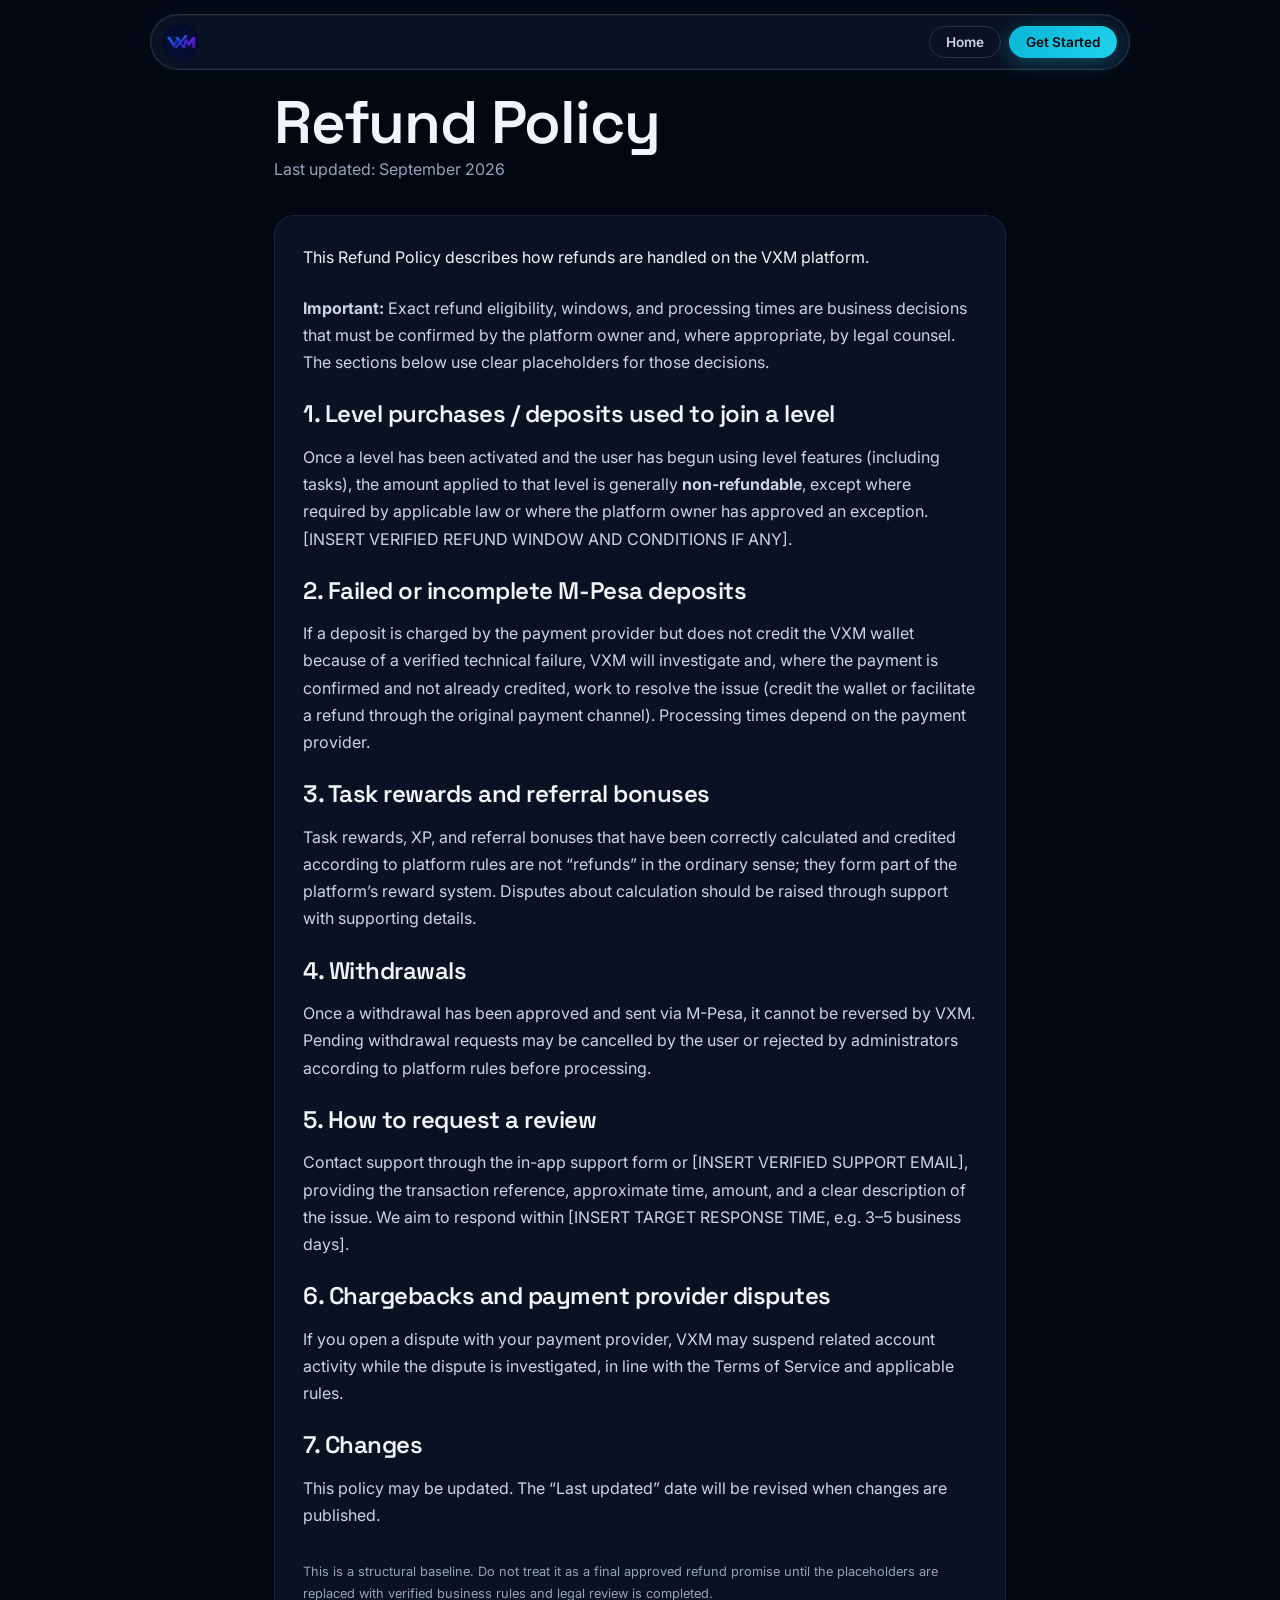
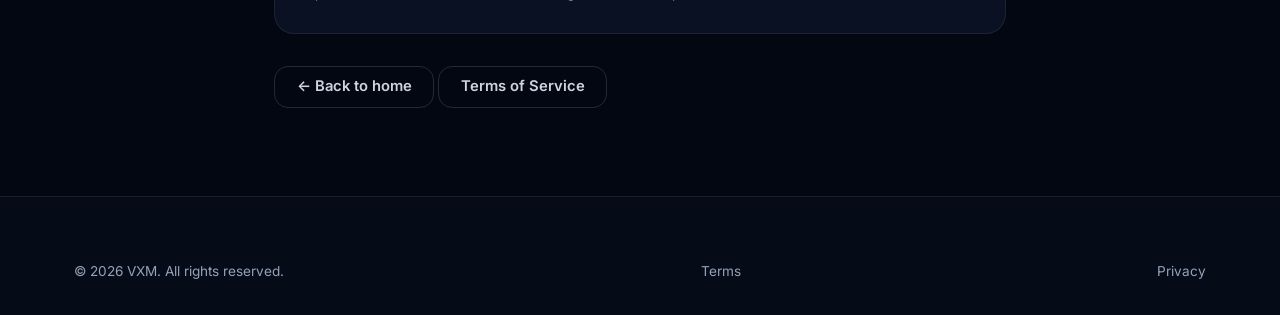
<file: refund.html>
<!DOCTYPE html>
<html lang="en">
<head>
  <meta charset="UTF-8" />
  <meta name="viewport" content="width=device-width, initial-scale=1.0" />
  <meta name="theme-color" content="#030712" />
  <link rel="icon" href="images/favicon.png" type="image/png" sizes="32x32" />
  <link rel="icon" href="images/favicon-16.png" type="image/png" sizes="16x16" />
  <link rel="apple-touch-icon" href="images/favicon-180.png" sizes="180x180" />
  <title>Refund Policy | VXM</title>
  <link rel="preconnect" href="https://fonts.googleapis.com" />
  <link rel="preconnect" href="https://fonts.gstatic.com" crossorigin />
  <link href="https://fonts.googleapis.com/css2?family=Inter:wght@400;500;600;700&family=Space+Grotesk:wght@500;600;700&display=swap" rel="stylesheet" />
  <link rel="stylesheet" href="https://cdn.jsdelivr.net/npm/bootstrap-icons@1.11.3/font/bootstrap-icons.min.css" />
  <link rel="stylesheet" href="assets/css/vxm.css" />
</head>
<body>
  <nav class="vxm-nav" id="mainNav">
    <div class="nav-inner">
      <a href="index.html" class="nav-logo"><img src="images/logo.jpg" alt="VXM" onerror="this.style.display='none'" /></a>
      <div class="nav-actions">
        <a href="index.html" class="btn btn-ghost btn-sm">Home</a>
        <a href="register.php" class="btn btn-primary btn-sm">Get Started</a>
      </div>
      <button class="mobile-toggle" id="mobileToggle" type="button" aria-label="Open menu"><i class="bi bi-list"></i></button>
    </div>
  </nav>
  <div class="mobile-menu" id="mobileMenu">
    <a href="index.html">Home</a>
    <a href="privacy.html">Privacy</a>
    <a href="terms.html">Terms</a>
    <a href="contact.html">Contact</a>
  </div>

  <main class="section">
    <div class="container" style="max-width:780px;">
      <h1>Refund Policy</h1>
      <p class="text-muted mb-4">Last updated: September 2026</p>
      <div class="card" style="line-height:1.7;">
        <p class="mb-3">This Refund Policy describes how refunds are handled on the VXM platform.</p>
        <p class="mb-3 text-secondary"><strong>Important:</strong> Exact refund eligibility, windows, and processing times are business decisions that must be confirmed by the platform owner and, where appropriate, by legal counsel. The sections below use clear placeholders for those decisions.</p>

        <h3 class="mt-3 mb-2">1. Level purchases / deposits used to join a level</h3>
        <p class="mb-3 text-secondary">Once a level has been activated and the user has begun using level features (including tasks), the amount applied to that level is generally <strong>non-refundable</strong>, except where required by applicable law or where the platform owner has approved an exception. [INSERT VERIFIED REFUND WINDOW AND CONDITIONS IF ANY].</p>

        <h3 class="mt-3 mb-2">2. Failed or incomplete M-Pesa deposits</h3>
        <p class="mb-3 text-secondary">If a deposit is charged by the payment provider but does not credit the VXM wallet because of a verified technical failure, VXM will investigate and, where the payment is confirmed and not already credited, work to resolve the issue (credit the wallet or facilitate a refund through the original payment channel). Processing times depend on the payment provider.</p>

        <h3 class="mt-3 mb-2">3. Task rewards and referral bonuses</h3>
        <p class="mb-3 text-secondary">Task rewards, XP, and referral bonuses that have been correctly calculated and credited according to platform rules are not “refunds” in the ordinary sense; they form part of the platform’s reward system. Disputes about calculation should be raised through support with supporting details.</p>

        <h3 class="mt-3 mb-2">4. Withdrawals</h3>
        <p class="mb-3 text-secondary">Once a withdrawal has been approved and sent via M-Pesa, it cannot be reversed by VXM. Pending withdrawal requests may be cancelled by the user or rejected by administrators according to platform rules before processing.</p>

        <h3 class="mt-3 mb-2">5. How to request a review</h3>
        <p class="mb-3 text-secondary">Contact support through the in-app support form or [INSERT VERIFIED SUPPORT EMAIL], providing the transaction reference, approximate time, amount, and a clear description of the issue. We aim to respond within [INSERT TARGET RESPONSE TIME, e.g. 3–5 business days].</p>

        <h3 class="mt-3 mb-2">6. Chargebacks and payment provider disputes</h3>
        <p class="mb-3 text-secondary">If you open a dispute with your payment provider, VXM may suspend related account activity while the dispute is investigated, in line with the Terms of Service and applicable rules.</p>

        <h3 class="mt-3 mb-2">7. Changes</h3>
        <p class="text-secondary">This policy may be updated. The “Last updated” date will be revised when changes are published.</p>
        <p class="form-hint mt-4">This is a structural baseline. Do not treat it as a final approved refund promise until the placeholders are replaced with verified business rules and legal review is completed.</p>
      </div>
      <div class="mt-4">
        <a href="index.html" class="btn btn-ghost">← Back to home</a>
        <a href="terms.html" class="btn btn-ghost">Terms of Service</a>
      </div>
    </div>
  </main>

  <footer class="site-footer">
    <div class="container">
      <div class="footer-bottom" style="border:none;padding-top:0;">
        <span>&copy; 2026 VXM. All rights reserved.</span>
        <a href="terms.html">Terms</a>
        <a href="privacy.html">Privacy</a>
      </div>
    </div>
  </footer>
  <script src="assets/js/main.js"></script>
</body>
</html>
</file>
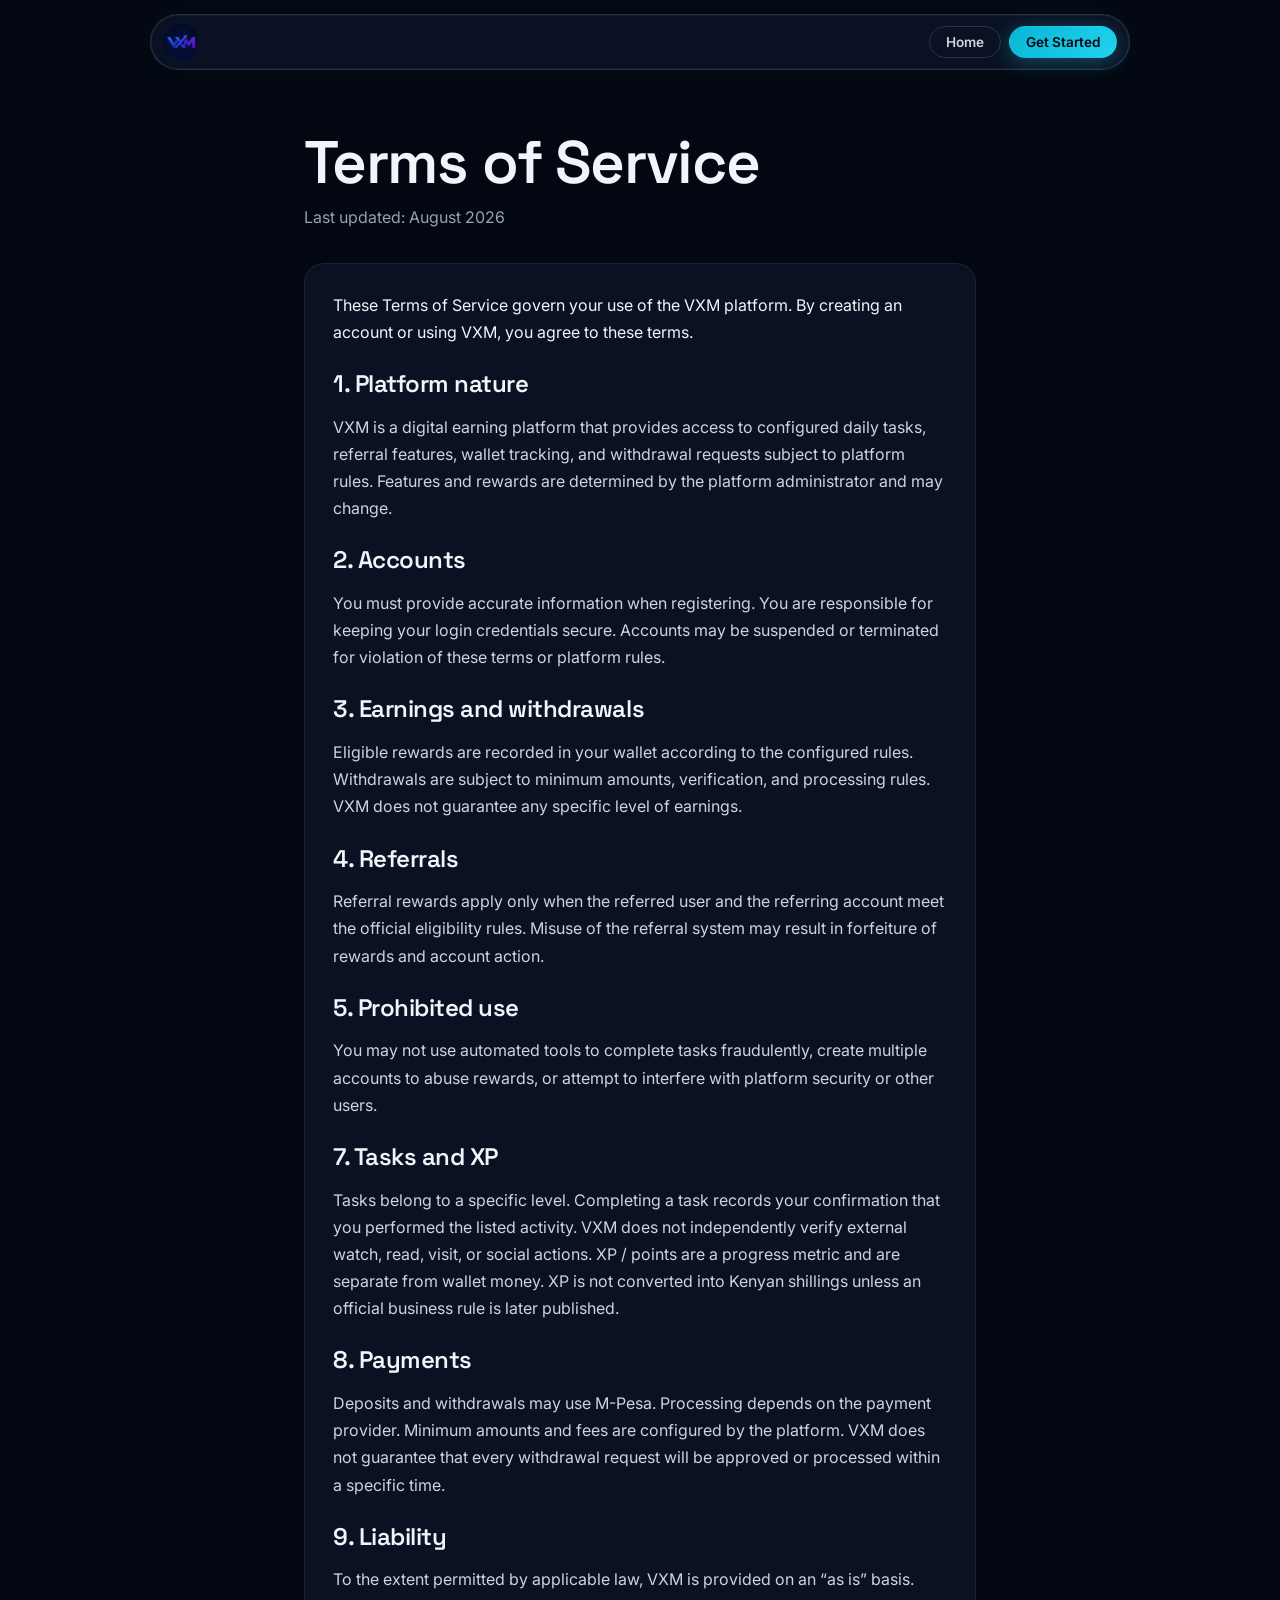
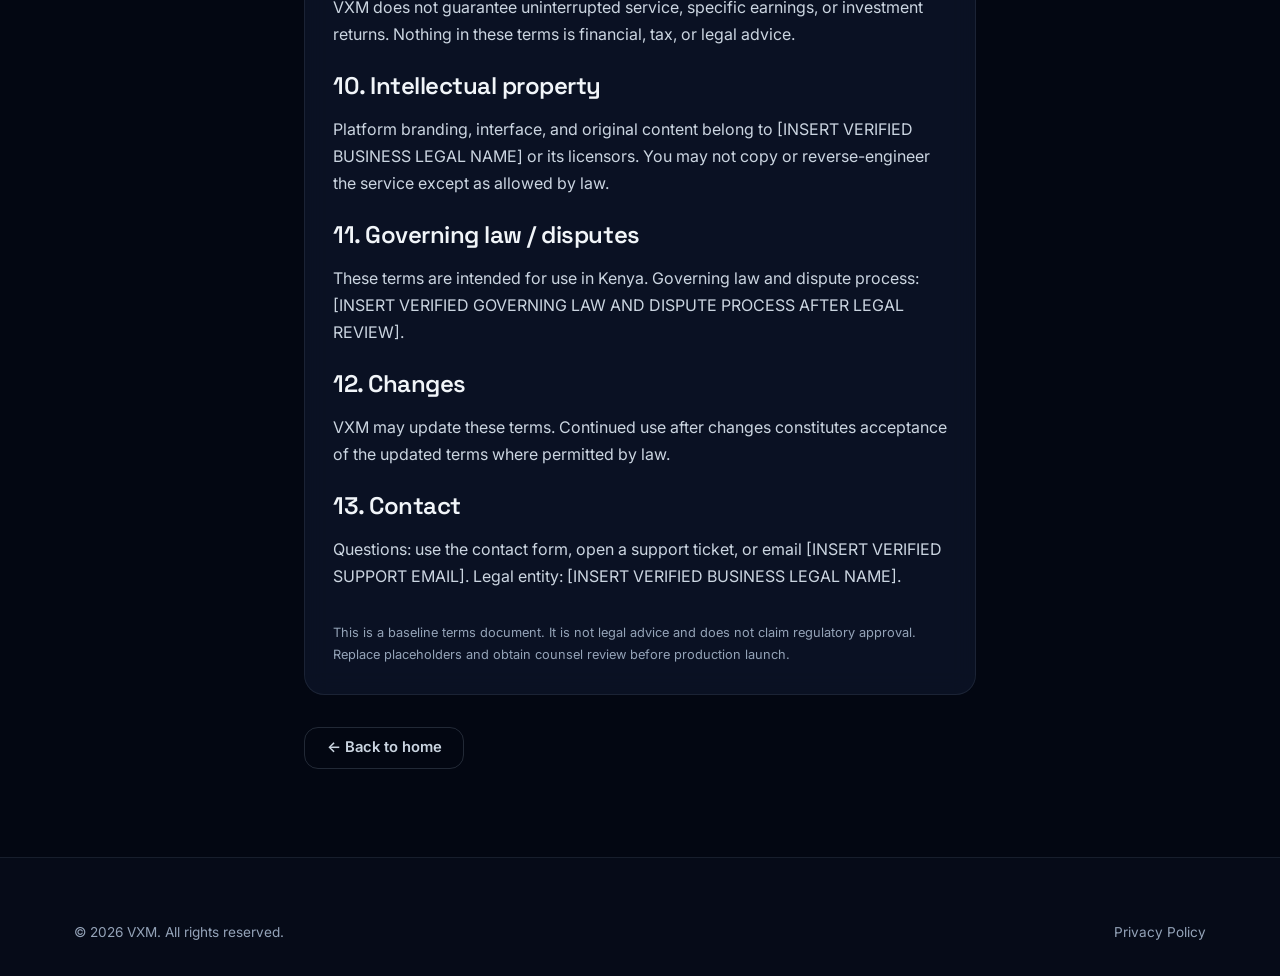
<file: terms.html>
<!DOCTYPE html>
<html lang="en">
<head>
  <meta charset="UTF-8" />
  <meta name="viewport" content="width=device-width, initial-scale=1.0" />
  <meta name="theme-color" content="#030712" />
  <link rel="icon" href="images/favicon.png" type="image/png" sizes="32x32" />
  <link rel="icon" href="images/favicon-16.png" type="image/png" sizes="16x16" />
  <link rel="apple-touch-icon" href="images/favicon-180.png" sizes="180x180" />
  <title>Terms of Service | VXM</title>
  <link rel="preconnect" href="https://fonts.googleapis.com" />
  <link rel="preconnect" href="https://fonts.gstatic.com" crossorigin />
  <link href="https://fonts.googleapis.com/css2?family=Inter:wght@400;500;600;700&family=Space+Grotesk:wght@500;600;700&display=swap" rel="stylesheet" />
  <link rel="stylesheet" href="https://cdn.jsdelivr.net/npm/bootstrap-icons@1.11.3/font/bootstrap-icons.min.css" />
  <link rel="stylesheet" href="assets/css/vxm.css" />
</head>
<body>
  <nav class="vxm-nav" id="mainNav">
    <div class="nav-inner">
      <a href="index.html" class="nav-logo"><img src="images/logo.jpg" alt="VXM" onerror="this.style.display='none'" /></a>
      <div class="nav-actions">
        <a href="index.html" class="btn btn-ghost btn-sm">Home</a>
        <a href="register.php" class="btn btn-primary btn-sm">Get Started</a>
      </div>
      <button class="mobile-toggle" id="mobileToggle" type="button" aria-label="Open menu"><i class="bi bi-list"></i></button>
    </div>
  </nav>
  <div class="mobile-menu" id="mobileMenu">
    <a href="index.html">Home</a>
    <a href="how-it-works.html">How It Works</a>
    <a href="contact.html">Contact</a>
    <div class="mobile-menu-actions">
      <a href="login.html" class="btn btn-ghost btn-block">Login</a>
      <a href="register.php" class="btn btn-primary btn-block">Get Started</a>
    </div>
  </div>

  <main class="section" style="padding-top:8rem;">
    <div class="container" style="max-width:720px;">
      <h1 style="margin-bottom:0.5rem;">Terms of Service</h1>
      <p class="text-muted mb-4">Last updated: August 2026</p>
      <div class="card" style="line-height:1.7;">
        <p class="mb-3">These Terms of Service govern your use of the VXM platform. By creating an account or using VXM, you agree to these terms.</p>
        <h3 class="mt-3 mb-2">1. Platform nature</h3>
        <p class="mb-3 text-secondary">VXM is a digital earning platform that provides access to configured daily tasks, referral features, wallet tracking, and withdrawal requests subject to platform rules. Features and rewards are determined by the platform administrator and may change.</p>
        <h3 class="mt-3 mb-2">2. Accounts</h3>
        <p class="mb-3 text-secondary">You must provide accurate information when registering. You are responsible for keeping your login credentials secure. Accounts may be suspended or terminated for violation of these terms or platform rules.</p>
        <h3 class="mt-3 mb-2">3. Earnings and withdrawals</h3>
        <p class="mb-3 text-secondary">Eligible rewards are recorded in your wallet according to the configured rules. Withdrawals are subject to minimum amounts, verification, and processing rules. VXM does not guarantee any specific level of earnings.</p>
        <h3 class="mt-3 mb-2">4. Referrals</h3>
        <p class="mb-3 text-secondary">Referral rewards apply only when the referred user and the referring account meet the official eligibility rules. Misuse of the referral system may result in forfeiture of rewards and account action.</p>
        <h3 class="mt-3 mb-2">5. Prohibited use</h3>
        <p class="mb-3 text-secondary">You may not use automated tools to complete tasks fraudulently, create multiple accounts to abuse rewards, or attempt to interfere with platform security or other users.</p>
        <h3 class="mt-3 mb-2">7. Tasks and XP</h3>
        <p class="mb-3 text-secondary">Tasks belong to a specific level. Completing a task records your confirmation that you performed the listed activity. VXM does not independently verify external watch, read, visit, or social actions. XP / points are a progress metric and are separate from wallet money. XP is not converted into Kenyan shillings unless an official business rule is later published.</p>
        <h3 class="mt-3 mb-2">8. Payments</h3>
        <p class="mb-3 text-secondary">Deposits and withdrawals may use M-Pesa. Processing depends on the payment provider. Minimum amounts and fees are configured by the platform. VXM does not guarantee that every withdrawal request will be approved or processed within a specific time.</p>
        <h3 class="mt-3 mb-2">9. Liability</h3>
        <p class="mb-3 text-secondary">To the extent permitted by applicable law, VXM is provided on an “as is” basis. VXM does not guarantee uninterrupted service, specific earnings, or investment returns. Nothing in these terms is financial, tax, or legal advice.</p>
        <h3 class="mt-3 mb-2">10. Intellectual property</h3>
        <p class="mb-3 text-secondary">Platform branding, interface, and original content belong to [INSERT VERIFIED BUSINESS LEGAL NAME] or its licensors. You may not copy or reverse-engineer the service except as allowed by law.</p>
        <h3 class="mt-3 mb-2">11. Governing law / disputes</h3>
        <p class="mb-3 text-secondary">These terms are intended for use in Kenya. Governing law and dispute process: [INSERT VERIFIED GOVERNING LAW AND DISPUTE PROCESS AFTER LEGAL REVIEW].</p>
        <h3 class="mt-3 mb-2">12. Changes</h3>
        <p class="mb-3 text-secondary">VXM may update these terms. Continued use after changes constitutes acceptance of the updated terms where permitted by law.</p>
        <h3 class="mt-3 mb-2">13. Contact</h3>
        <p class="text-secondary">Questions: use the contact form, open a support ticket, or email [INSERT VERIFIED SUPPORT EMAIL]. Legal entity: [INSERT VERIFIED BUSINESS LEGAL NAME].</p>
        <p class="form-hint mt-4">This is a baseline terms document. It is not legal advice and does not claim regulatory approval. Replace placeholders and obtain counsel review before production launch.</p>
      </div>
      <div class="mt-4">
        <a href="index.html" class="btn btn-ghost">← Back to home</a>
      </div>
    </div>
  </main>

  <footer class="site-footer">
    <div class="container">
      <div class="footer-bottom" style="border:none;padding-top:0;">
        <span>&copy; 2026 VXM. All rights reserved.</span>
        <a href="privacy.html">Privacy Policy</a>
      </div>
    </div>
  </footer>
  <script src="assets/js/main.js"></script>
</body>
</html>
</file>
<file: assets/css/vxm.css>
/* ============================================================
   VXM — Premium Futuristic Fintech Design System
   Dark cinematic base • Glass depth • Refined typography
   ============================================================ */

:root {
  --bg-deep: #030712;
  --bg-base: #060b18;
  --bg-elevated: #0b1224;
  --bg-card: rgba(15, 23, 42, 0.72);
  --bg-card-solid: #0f172a;
  --bg-glass: rgba(15, 23, 42, 0.55);

  --accent: #22d3ee;
  --accent-soft: #67e8f9;
  --accent-dim: rgba(34, 211, 238, 0.15);
  --accent-glow: rgba(34, 211, 238, 0.35);
  --gold: #fbbf24;
  --gold-soft: #fcd34d;
  --success: #34d399;
  --danger: #f87171;
  --warning: #fbbf24;

  --text-primary: #f1f5f9;
  --text-secondary: #cbd5e1;
  --text-muted: #94a3b8;
  --text-inverse: #030712;

  --border: rgba(148, 163, 184, 0.12);
  --border-strong: rgba(148, 163, 184, 0.22);
  --border-accent: rgba(34, 211, 238, 0.35);

  --shadow-sm: 0 2px 8px rgba(0, 0, 0, 0.25);
  --shadow-md: 0 8px 30px rgba(0, 0, 0, 0.35);
  --shadow-lg: 0 20px 60px rgba(0, 0, 0, 0.45);
  --shadow-glow: 0 0 40px rgba(34, 211, 238, 0.18);

  --font-sans: "Inter", system-ui, -apple-system, sans-serif;
  --font-display: "Space Grotesk", var(--font-sans);

  --radius-sm: 8px;
  --radius-md: 14px;
  --radius-lg: 20px;
  --radius-xl: 28px;
  --radius-full: 9999px;

  --nav-height: 56px;
  --nav-top: 14px;
  --nav-clearance: calc(var(--nav-top) + var(--nav-height) + 20px);
  --container: 1180px;
  --sidebar-width: 260px;

  --ease: cubic-bezier(0.22, 1, 0.36, 1);
  --ease-out: cubic-bezier(0.16, 1, 0.3, 1);
  --duration: 0.35s;
}

*, *::before, *::after { box-sizing: border-box; margin: 0; padding: 0; }

html {
  scroll-behavior: smooth;
  -webkit-text-size-adjust: 100%;
}

@media (prefers-reduced-motion: reduce) {
  html { scroll-behavior: auto; }
  *, *::before, *::after {
    animation-duration: 0.01ms !important;
    animation-iteration-count: 1 !important;
    transition-duration: 0.01ms !important;
  }
}

body {
  font-family: var(--font-sans);
  font-size: 16px;
  line-height: 1.6;
  color: var(--text-primary);
  background: var(--bg-deep);
  min-height: 100vh;
  overflow-x: hidden;
  -webkit-font-smoothing: antialiased;
}
/* Accessibility: visible keyboard focus */
:focus-visible {
  outline: 2px solid var(--accent, #22d3ee);
  outline-offset: 2px;
}
button:focus-visible,
a:focus-visible,
input:focus-visible,
select:focus-visible,
textarea:focus-visible {
  outline: 2px solid var(--accent, #22d3ee);
  outline-offset: 2px;
}


img { max-width: 100%; height: auto; display: block; }
a { color: inherit; text-decoration: none; transition: color var(--duration) var(--ease); }
button { font-family: inherit; cursor: pointer; border: none; background: none; }
ul, ol { list-style: none; }
input, select, textarea { font-family: inherit; font-size: 1rem; }

h1, h2, h3, h4, h5, h6 {
  font-family: var(--font-display);
  font-weight: 600;
  line-height: 1.15;
  letter-spacing: -0.02em;
  color: var(--text-primary);
}

h1 { font-size: clamp(2.4rem, 5vw, 3.75rem); }
h2 { font-size: clamp(1.85rem, 3.5vw, 2.75rem); }
h3 { font-size: clamp(1.25rem, 2vw, 1.5rem); }
h4 { font-size: 1.125rem; }

.gradient-text {
  background: linear-gradient(135deg, var(--accent) 0%, var(--accent-soft) 50%, #a5f3fc 100%);
  -webkit-background-clip: text;
  -webkit-text-fill-color: transparent;
  background-clip: text;
}

.text-secondary { color: var(--text-secondary); }
.text-muted { color: var(--text-muted); }
.text-accent { color: var(--accent); }
.text-gold { color: var(--gold); }
.text-success { color: var(--success); }

.container {
  width: 100%;
  max-width: var(--container);
  margin: 0 auto;
  padding: 0 1.5rem;
}

.section {
  padding: 5.5rem 0;
  position: relative;
}

.section-sm { padding: 3.5rem 0; }
.section-lg { padding: 7rem 0; }

.section-header {
  text-align: center;
  max-width: 640px;
  margin: 0 auto 3.5rem;
}

.section-header.left { text-align: left; margin-left: 0; }

.section-tag {
  display: inline-flex;
  align-items: center;
  gap: 0.5rem;
  font-size: 0.75rem;
  font-weight: 600;
  letter-spacing: 0.12em;
  text-transform: uppercase;
  color: var(--accent);
  margin-bottom: 1rem;
}

.section-tag::before {
  content: "";
  width: 8px;
  height: 8px;
  border-radius: 50%;
  background: var(--accent);
  box-shadow: 0 0 12px var(--accent-glow);
}

/* Navigation — Floating Dynamic Island */
.vxm-nav {
  position: fixed;
  top: var(--nav-top);
  left: 50%;
  transform: translateX(-50%);
  z-index: 1000;
  width: calc(100% - 1.5rem);
  max-width: 980px;
  height: var(--nav-height);
  background: rgba(15, 23, 42, 0.72);
  backdrop-filter: blur(20px) saturate(1.5);
  -webkit-backdrop-filter: blur(20px) saturate(1.5);
  border: 1px solid var(--border-strong);
  border-radius: var(--radius-full);
  box-shadow:
    0 4px 24px rgba(0, 0, 0, 0.4),
    0 0 0 1px rgba(255, 255, 255, 0.04) inset,
    0 0 32px rgba(34, 211, 238, 0.08);
  transition:
    background var(--duration) var(--ease),
    border-color var(--duration) var(--ease),
    box-shadow var(--duration) var(--ease),
    max-width var(--duration) var(--ease);
}

.vxm-nav.scrolled {
  background: rgba(15, 23, 42, 0.88);
  border-color: rgba(148, 163, 184, 0.28);
  box-shadow:
    0 8px 32px rgba(0, 0, 0, 0.5),
    0 0 0 1px rgba(255, 255, 255, 0.05) inset,
    0 0 40px rgba(34, 211, 238, 0.12);
}

.nav-inner {
  width: 100%;
  height: 100%;
  padding: 0 0.75rem 0 0.75rem;
  display: flex;
  align-items: center;
  justify-content: space-between;
  gap: 1rem;
}

.nav-logo {
  display: flex;
  align-items: center;
  flex-shrink: 0;
  border-radius: 50%;
  outline-offset: 2px;
}

.nav-logo img {
  width: 36px;
  height: 36px;
  border-radius: 50%;
  object-fit: cover;
  display: block;
}

.nav-links {
  display: flex;
  align-items: center;
  gap: 0.2rem;
  flex: 1;
  justify-content: center;
  min-width: 0;
}

.nav-links a {
  padding: 0.4rem 0.7rem;
  font-size: 0.875rem;
  font-weight: 500;
  color: var(--text-secondary);
  border-radius: var(--radius-full);
  transition: color var(--duration) var(--ease), background var(--duration) var(--ease);
  white-space: nowrap;
}

.nav-links a:hover,
.nav-links a.active {
  color: var(--text-primary);
  background: rgba(255, 255, 255, 0.07);
}

.nav-actions {
  display: flex;
  align-items: center;
  gap: 0.5rem;
  flex-shrink: 0;
}

.nav-actions .btn {
  padding: 0.45rem 1rem;
  font-size: 0.85rem;
  border-radius: var(--radius-full);
}

.mobile-toggle {
  display: none;
  width: 40px;
  height: 40px;
  align-items: center;
  justify-content: center;
  font-size: 1.35rem;
  color: var(--text-primary);
  border-radius: 50%;
  flex-shrink: 0;
}

.mobile-toggle:hover {
  background: rgba(255, 255, 255, 0.06);
}

.mobile-menu {
  display: none;
  position: fixed;
  top: var(--nav-clearance);
  left: 50%;
  transform: translateX(-50%);
  width: calc(100% - 1.5rem);
  max-width: 420px;
  max-height: calc(100vh - var(--nav-clearance) - 1.5rem);
  background: rgba(15, 23, 42, 0.94);
  backdrop-filter: blur(24px) saturate(1.4);
  -webkit-backdrop-filter: blur(24px) saturate(1.4);
  border: 1px solid var(--border-strong);
  border-radius: var(--radius-xl);
  padding: 1rem;
  flex-direction: column;
  gap: 0.25rem;
  z-index: 999;
  overflow-y: auto;
  box-shadow: var(--shadow-lg), 0 0 40px rgba(34, 211, 238, 0.1);
}

.mobile-menu.open { display: flex; }

.mobile-menu a {
  padding: 0.85rem 1rem;
  font-size: 1rem;
  font-weight: 500;
  color: var(--text-secondary);
  border-radius: var(--radius-md);
}

.mobile-menu a:hover,
.mobile-menu a.active {
  color: var(--text-primary);
  background: rgba(255, 255, 255, 0.06);
}

.mobile-menu-actions {
  margin-top: 0.75rem;
  display: flex;
  flex-direction: column;
  gap: 0.6rem;
  padding-top: 0.75rem;
  border-top: 1px solid var(--border);
}

/* Buttons */
.btn {
  display: inline-flex;
  align-items: center;
  justify-content: center;
  gap: 0.5rem;
  padding: 0.7rem 1.35rem;
  font-size: 0.925rem;
  font-weight: 600;
  border-radius: var(--radius-md);
  transition: all var(--duration) var(--ease);
  white-space: nowrap;
  border: 1px solid transparent;
  line-height: 1.2;
}

.btn-primary {
  background: linear-gradient(135deg, #06b6d4 0%, #22d3ee 100%);
  color: var(--text-inverse);
  box-shadow: 0 4px 20px rgba(34, 211, 238, 0.3);
}

.btn-primary:hover {
  transform: translateY(-1px);
  box-shadow: 0 6px 28px rgba(34, 211, 238, 0.4);
  color: var(--text-inverse);
}

.btn-ghost {
  background: transparent;
  color: var(--text-secondary);
  border-color: var(--border-strong);
}

.btn-ghost:hover {
  color: var(--text-primary);
  border-color: var(--text-secondary);
  background: rgba(255, 255, 255, 0.03);
}

.btn-outline {
  background: transparent;
  color: var(--accent);
  border-color: var(--border-accent);
}

.btn-outline:hover {
  background: var(--accent-dim);
  color: var(--accent-soft);
}

.btn-lg {
  padding: 0.9rem 1.75rem;
  font-size: 1rem;
  border-radius: var(--radius-lg);
}

.btn-sm {
  padding: 0.45rem 0.9rem;
  font-size: 0.825rem;
}

.btn-block { width: 100%; }

/* Cards */
.card {
  background: var(--bg-card);
  border: 1px solid var(--border);
  border-radius: var(--radius-lg);
  padding: 1.75rem;
  backdrop-filter: blur(12px);
  -webkit-backdrop-filter: blur(12px);
  transition: border-color var(--duration) var(--ease), transform var(--duration) var(--ease), box-shadow var(--duration) var(--ease);
}

.card:hover {
  border-color: var(--border-strong);
}

.card-glow:hover {
  border-color: var(--border-accent);
  box-shadow: var(--shadow-glow);
}

.card-solid {
  background: var(--bg-card-solid);
  backdrop-filter: none;
}

/* Forms */
.form-group {
  margin-bottom: 1.25rem;
}

.form-label {
  display: block;
  font-size: 0.875rem;
  font-weight: 500;
  color: var(--text-secondary);
  margin-bottom: 0.45rem;
}

.form-control {
  width: 100%;
  padding: 0.8rem 1rem;
  background: rgba(15, 23, 42, 0.8);
  border: 1px solid var(--border-strong);
  border-radius: var(--radius-md);
  color: var(--text-primary);
  transition: border-color var(--duration) var(--ease), box-shadow var(--duration) var(--ease);
}

.form-control:focus {
  outline: none;
  border-color: var(--accent);
  box-shadow: 0 0 0 3px var(--accent-dim);
}

.form-control::placeholder {
  color: var(--text-muted);
}

.form-error {
  font-size: 0.8rem;
  color: var(--danger);
  margin-top: 0.35rem;
}

.form-hint {
  font-size: 0.8rem;
  color: var(--text-muted);
  margin-top: 0.35rem;
}

/* Alerts */
.alert {
  padding: 0.9rem 1.15rem;
  border-radius: var(--radius-md);
  font-size: 0.9rem;
  margin-bottom: 1.25rem;
  border: 1px solid transparent;
}

.alert-success {
  background: rgba(52, 211, 153, 0.1);
  border-color: rgba(52, 211, 153, 0.25);
  color: var(--success);
}

.alert-error {
  background: rgba(248, 113, 113, 0.1);
  border-color: rgba(248, 113, 113, 0.25);
  color: var(--danger);
}

.alert-info {
  background: var(--accent-dim);
  border-color: var(--border-accent);
  color: var(--accent-soft);
}

/* Hero */
.hero {
  position: relative;
  min-height: 100vh;
  display: flex;
  align-items: center;
  padding: calc(var(--nav-clearance) + 3rem) 0 5rem;
  overflow: hidden;
}

.hero-bg {
  position: absolute;
  inset: 0;
  pointer-events: none;
  z-index: 0;
}

.hero-glow {
  position: absolute;
  border-radius: 50%;
  filter: blur(100px);
  opacity: 0.5;
}

.hero-glow-1 {
  width: 500px;
  height: 500px;
  background: radial-gradient(circle, rgba(34, 211, 238, 0.25) 0%, transparent 70%);
  top: -10%;
  right: -5%;
}

.hero-glow-2 {
  width: 400px;
  height: 400px;
  background: radial-gradient(circle, rgba(99, 102, 241, 0.2) 0%, transparent 70%);
  bottom: 10%;
  left: -8%;
}

.hero-grid {
  position: absolute;
  inset: 0;
  background-image:
    linear-gradient(rgba(148, 163, 184, 0.03) 1px, transparent 1px),
    linear-gradient(90deg, rgba(148, 163, 184, 0.03) 1px, transparent 1px);
  background-size: 60px 60px;
  mask-image: radial-gradient(ellipse 80% 60% at 50% 40%, black 20%, transparent 70%);
}

.hero-content {
  position: relative;
  z-index: 2;
  max-width: 640px;
}

.hero-badge {
  display: inline-flex;
  align-items: center;
  gap: 0.5rem;
  padding: 0.4rem 0.9rem;
  background: var(--accent-dim);
  border: 1px solid var(--border-accent);
  border-radius: var(--radius-full);
  font-size: 0.8rem;
  font-weight: 500;
  color: var(--accent-soft);
  margin-bottom: 1.5rem;
}

.hero-badge .dot {
  width: 6px;
  height: 6px;
  border-radius: 50%;
  background: var(--accent);
  box-shadow: 0 0 8px var(--accent);
  animation: pulse-dot 2s ease-in-out infinite;
}

@keyframes pulse-dot {
  0%, 100% { opacity: 1; transform: scale(1); }
  50% { opacity: 0.6; transform: scale(0.85); }
}

.hero-title {
  margin-bottom: 1.25rem;
}

.hero-desc {
  font-size: 1.125rem;
  color: var(--text-secondary);
  margin-bottom: 2rem;
  max-width: 520px;
  line-height: 1.7;
}

.hero-actions {
  display: flex;
  flex-wrap: wrap;
  gap: 1rem;
  margin-bottom: 2rem;
}

.hero-note {
  display: flex;
  align-items: center;
  gap: 0.5rem;
  font-size: 0.875rem;
  color: var(--text-muted);
}

.hero-note i { color: var(--success); }

.hero-visual {
  position: relative;
  z-index: 2;
  display: flex;
  justify-content: center;
  align-items: center;
}

.float-card {
  background: var(--bg-card);
  border: 1px solid var(--border);
  border-radius: var(--radius-lg);
  padding: 1.25rem 1.5rem;
  backdrop-filter: blur(16px);
  box-shadow: var(--shadow-md);
}

.float-card.main {
  width: 100%;
  max-width: 320px;
  position: relative;
  z-index: 3;
}

.float-card .label {
  font-size: 0.75rem;
  color: var(--text-muted);
  text-transform: uppercase;
  letter-spacing: 0.06em;
  margin-bottom: 0.25rem;
}

.float-card .value {
  font-family: var(--font-display);
  font-size: 1.75rem;
  font-weight: 700;
  letter-spacing: -0.02em;
}

.float-card .sub {
  display: flex;
  justify-content: space-between;
  margin-top: 1rem;
  padding-top: 1rem;
  border-top: 1px solid var(--border);
  font-size: 0.85rem;
}

.float-mini {
  position: absolute;
  display: flex;
  align-items: center;
  gap: 0.75rem;
  padding: 0.85rem 1.1rem;
  background: var(--bg-card);
  border: 1px solid var(--border);
  border-radius: var(--radius-md);
  backdrop-filter: blur(12px);
  box-shadow: var(--shadow-sm);
  font-size: 0.85rem;
  z-index: 4;
}

.float-mini i {
  width: 32px;
  height: 32px;
  display: flex;
  align-items: center;
  justify-content: center;
  border-radius: 10px;
  font-size: 1rem;
}

.float-mini.task { top: 8%; right: -10%; }
.float-mini.task i { background: rgba(34, 211, 238, 0.15); color: var(--accent); }

.float-mini.ref { bottom: 22%; left: -12%; }
.float-mini.ref i { background: rgba(251, 191, 36, 0.15); color: var(--gold); }

.float-mini.mpesa { bottom: 5%; right: 5%; }
.float-mini.mpesa i { background: rgba(52, 211, 153, 0.15); color: var(--success); }

/* Stats */
.stats-bar {
  padding: 3rem 0;
  border-top: 1px solid var(--border);
  border-bottom: 1px solid var(--border);
  background: rgba(11, 18, 36, 0.5);
}

.stats-grid {
  display: grid;
  grid-template-columns: repeat(4, 1fr);
  gap: 2rem;
  text-align: center;
}

.stat-item .stat-num {
  font-family: var(--font-display);
  font-size: 2rem;
  font-weight: 700;
  color: var(--text-primary);
  letter-spacing: -0.02em;
  margin-bottom: 0.25rem;
}

.stat-item .stat-label {
  font-size: 0.875rem;
  color: var(--text-muted);
}

.stats-note {
  text-align: center;
  font-size: 0.8rem;
  color: var(--text-muted);
  margin-top: 1.5rem;
}

/* Steps */
.steps-grid {
  display: grid;
  grid-template-columns: repeat(4, 1fr);
  gap: 1.5rem;
}

.step-card {
  position: relative;
  padding: 1.75rem;
  background: var(--bg-card);
  border: 1px solid var(--border);
  border-radius: var(--radius-lg);
  transition: border-color var(--duration) var(--ease), transform var(--duration) var(--ease);
}

.step-card:hover {
  border-color: var(--border-accent);
  transform: translateY(-3px);
}

.step-num {
  font-family: var(--font-display);
  font-size: 0.8rem;
  font-weight: 700;
  color: var(--accent);
  letter-spacing: 0.08em;
  margin-bottom: 1rem;
}

.step-icon {
  width: 48px;
  height: 48px;
  display: flex;
  align-items: center;
  justify-content: center;
  background: var(--accent-dim);
  border-radius: 14px;
  color: var(--accent);
  font-size: 1.35rem;
  margin-bottom: 1.15rem;
}

.step-card h3 {
  margin-bottom: 0.5rem;
  font-size: 1.15rem;
}

.step-card p {
  font-size: 0.925rem;
  color: var(--text-secondary);
  line-height: 1.6;
}

/* Levels */
.levels-grid {
  display: grid;
  grid-template-columns: repeat(3, 1fr);
  gap: 1.5rem;
}

.level-card {
  position: relative;
  padding: 2rem;
  background: var(--bg-card);
  border: 1px solid var(--border);
  border-radius: var(--radius-xl);
  transition: all var(--duration) var(--ease);
  overflow: hidden;
}

.level-card::before {
  content: "";
  position: absolute;
  top: 0;
  left: 0;
  right: 0;
  height: 3px;
  background: linear-gradient(90deg, var(--accent), transparent);
  opacity: 0;
  transition: opacity var(--duration) var(--ease);
}

.level-card:hover {
  border-color: var(--border-accent);
  transform: translateY(-4px);
  box-shadow: var(--shadow-glow);
}

.level-card:hover::before { opacity: 1; }

.level-card.featured {
  border-color: var(--border-accent);
  background: linear-gradient(160deg, rgba(34, 211, 238, 0.08) 0%, var(--bg-card) 50%);
}

.level-card.featured::before { opacity: 1; }

.level-top {
  display: flex;
  justify-content: space-between;
  align-items: flex-start;
  margin-bottom: 1.5rem;
}

.level-label {
  font-size: 0.7rem;
  font-weight: 600;
  letter-spacing: 0.1em;
  text-transform: uppercase;
  color: var(--accent);
}

.level-icon {
  width: 44px;
  height: 44px;
  display: flex;
  align-items: center;
  justify-content: center;
  background: var(--accent-dim);
  border-radius: 12px;
  color: var(--accent);
  font-size: 1.25rem;
}

.level-price {
  font-family: var(--font-display);
  font-size: 2rem;
  font-weight: 700;
  margin: 0.75rem 0;
}

.level-price span {
  font-size: 0.9rem;
  font-weight: 500;
  color: var(--text-muted);
}

.level-features {
  margin: 1.5rem 0;
}

.level-features li {
  display: flex;
  align-items: flex-start;
  gap: 0.6rem;
  font-size: 0.9rem;
  color: var(--text-secondary);
  margin-bottom: 0.65rem;
}

.level-features li i {
  color: var(--success);
  margin-top: 0.15rem;
  flex-shrink: 0;
}

/* Features */
.features-grid {
  display: grid;
  grid-template-columns: repeat(3, 1fr);
  gap: 1.5rem;
}

.feature-card {
  padding: 1.75rem;
  background: var(--bg-card);
  border: 1px solid var(--border);
  border-radius: var(--radius-lg);
  transition: border-color var(--duration) var(--ease);
}

.feature-card:hover {
  border-color: var(--border-strong);
}

.feature-icon {
  width: 48px;
  height: 48px;
  display: flex;
  align-items: center;
  justify-content: center;
  background: var(--accent-dim);
  border-radius: 14px;
  color: var(--accent);
  font-size: 1.35rem;
  margin-bottom: 1.15rem;
}

.feature-card h3 {
  margin-bottom: 0.5rem;
  font-size: 1.1rem;
}

.feature-card p {
  font-size: 0.925rem;
  color: var(--text-secondary);
  line-height: 1.6;
}

/* CTA */
.cta-section {
  position: relative;
  padding: 5rem 0;
  text-align: center;
  overflow: hidden;
}

.cta-section .cta-bg {
  position: absolute;
  inset: 0;
  background: radial-gradient(ellipse 70% 60% at 50% 50%, rgba(34, 211, 238, 0.12) 0%, transparent 70%);
  pointer-events: none;
}

.cta-box {
  position: relative;
  max-width: 640px;
  margin: 0 auto;
  padding: 3rem 2rem;
  background: var(--bg-card);
  border: 1px solid var(--border-accent);
  border-radius: var(--radius-xl);
  box-shadow: var(--shadow-glow);
}

.cta-box h2 { margin-bottom: 0.75rem; }
.cta-box p {
  color: var(--text-secondary);
  margin-bottom: 1.75rem;
  font-size: 1.05rem;
}

.cta-actions {
  display: flex;
  flex-wrap: wrap;
  gap: 1rem;
  justify-content: center;
}

/* Footer */
.site-footer {
  padding: 4rem 0 2rem;
  border-top: 1px solid var(--border);
  background: var(--bg-base);
}

.footer-grid {
  display: grid;
  grid-template-columns: 2fr 1fr 1fr 1fr;
  gap: 2.5rem;
  margin-bottom: 3rem;
}

.footer-brand p {
  color: var(--text-muted);
  font-size: 0.9rem;
  margin-top: 1rem;
  max-width: 280px;
  line-height: 1.6;
}

.footer-col h4 {
  font-size: 0.8rem;
  font-weight: 600;
  letter-spacing: 0.08em;
  text-transform: uppercase;
  color: var(--text-secondary);
  margin-bottom: 1.15rem;
}

.footer-col a {
  display: block;
  font-size: 0.9rem;
  color: var(--text-muted);
  margin-bottom: 0.6rem;
  transition: color var(--duration) var(--ease);
}

.footer-col a:hover { color: var(--accent); }

.footer-bottom {
  display: flex;
  justify-content: space-between;
  align-items: center;
  padding-top: 1.75rem;
  border-top: 1px solid var(--border);
  font-size: 0.85rem;
  color: var(--text-muted);
}

.footer-bottom a { color: var(--text-muted); }
.footer-bottom a:hover { color: var(--accent); }

/* Auth */
.auth-page {
  min-height: 100vh;
  display: flex;
  align-items: center;
  justify-content: center;
  padding: 2rem 1.5rem;
  position: relative;
}

.auth-page::before {
  content: "";
  position: absolute;
  inset: 0;
  background:
    radial-gradient(ellipse 50% 40% at 20% 20%, rgba(34, 211, 238, 0.08) 0%, transparent 50%),
    radial-gradient(ellipse 40% 30% at 80% 80%, rgba(99, 102, 241, 0.06) 0%, transparent 50%);
  pointer-events: none;
}

.auth-card {
  position: relative;
  width: 100%;
  max-width: 420px;
  padding: 2.5rem;
  background: var(--bg-card);
  border: 1px solid var(--border);
  border-radius: var(--radius-xl);
  backdrop-filter: blur(16px);
  box-shadow: var(--shadow-lg);
}

.auth-card .logo {
  display: flex;
  align-items: center;
  gap: 0.6rem;
  margin-bottom: 2rem;
  font-family: var(--font-display);
  font-weight: 700;
  font-size: 1.25rem;
}

.auth-card .logo img {
  width: 36px;
  height: 36px;
  border-radius: 10px;
}

.auth-card h1 {
  font-size: 1.65rem;
  margin-bottom: 0.4rem;
}

.auth-card .subtitle {
  color: var(--text-secondary);
  font-size: 0.95rem;
  margin-bottom: 1.75rem;
}

.auth-footer {
  text-align: center;
  margin-top: 1.5rem;
  font-size: 0.9rem;
  color: var(--text-muted);
}

.auth-footer a {
  color: var(--accent);
  font-weight: 500;
}

.auth-footer a:hover { color: var(--accent-soft); }

/* Reveal */
.reveal {
  opacity: 0;
  transform: translateY(24px);
  transition: opacity 0.7s var(--ease-out), transform 0.7s var(--ease-out);
}

.reveal.visible {
  opacity: 1;
  transform: translateY(0);
}

/* Responsive */
@media (max-width: 1024px) {
  .steps-grid { grid-template-columns: repeat(2, 1fr); }
  .levels-grid { grid-template-columns: repeat(2, 1fr); }
  .features-grid { grid-template-columns: repeat(2, 1fr); }
  .footer-grid { grid-template-columns: 1fr 1fr; gap: 2rem; }
  .float-mini.task { right: 0; }
  .float-mini.ref { left: 0; }
}

@media (max-width: 900px) {
  .nav-links { display: none; }
  .nav-actions { display: none; }
  .mobile-toggle { display: flex; }

  .vxm-nav {
    max-width: 480px;
    width: calc(100% - 1.25rem);
  }

  .nav-inner {
    padding: 0 0.5rem 0 0.65rem;
  }
}

@media (max-width: 768px) {
  .hero {
    min-height: auto;
    padding: calc(var(--nav-clearance) + 1.75rem) 0 3.5rem;
  }

  .hero-visual { display: none; }

  .stats-grid { grid-template-columns: repeat(2, 1fr); gap: 1.5rem; }
  .steps-grid { grid-template-columns: 1fr; }
  .levels-grid { grid-template-columns: 1fr; }
  .features-grid { grid-template-columns: 1fr; }
  .footer-grid { grid-template-columns: 1fr; }
  .footer-bottom { flex-direction: column; gap: 0.75rem; text-align: center; }

  .section { padding: 4rem 0; }
  .auth-card { padding: 2rem 1.5rem; }
}

@media (max-width: 480px) {
  .vxm-nav {
    width: calc(100% - 1rem);
    --nav-height: 52px;
  }

  .nav-logo img {
    width: 32px;
    height: 32px;
  }

  .hero-actions { flex-direction: column; }
  .hero-actions .btn { width: 100%; }
  .stats-grid { grid-template-columns: 1fr 1fr; }
  .cta-actions { flex-direction: column; }
  .cta-actions .btn { width: 100%; }
}

.mt-1 { margin-top: 0.5rem; }
.mt-2 { margin-top: 1rem; }
.mt-3 { margin-top: 1.5rem; }
.mt-4 { margin-top: 2rem; }
.mb-1 { margin-bottom: 0.5rem; }
.mb-2 { margin-bottom: 1rem; }
.mb-3 { margin-bottom: 1.5rem; }
.mb-4 { margin-bottom: 2rem; }
.gap-1 { gap: 0.5rem; }
.gap-2 { gap: 1rem; }
.flex { display: flex; }
.flex-center { display: flex; align-items: center; justify-content: center; }
.items-center { align-items: center; }
.justify-between { justify-content: space-between; }
.w-full { width: 100%; }
.sr-only {
  position: absolute;
  width: 1px;
  height: 1px;
  padding: 0;
  margin: -1px;
  overflow: hidden;
  clip: rect(0,0,0,0);
  border: 0;
}

/* Final Experience Pass */
.vxm-core-wrap {
  position: relative; width: 100%; max-width: 400px; aspect-ratio: 1; margin: 0 auto;
  perspective: 1200px; transform-style: preserve-3d;
}
#vxmCore {
  position: relative; width: 100%; height: 100%; transform-style: preserve-3d;
  will-change: transform, opacity;
}
.vxm-core-orb {
  position: absolute; inset: 18%; border-radius: 50%;
  background:
    radial-gradient(circle at 30% 26%, rgba(103,232,249,0.65), transparent 40%),
    radial-gradient(circle at 70% 74%, rgba(34,211,238,0.25), transparent 48%),
    radial-gradient(circle at 50% 50%, rgba(15,23,42,0.94), #030712);
  box-shadow: 0 0 55px rgba(34,211,238,0.3), 0 0 110px rgba(34,211,238,0.14), inset 0 0 40px rgba(34,211,238,0.2);
  border: 1px solid rgba(34,211,238,0.42);
}
.vxm-core-ring {
  position: absolute; inset: 8%; border-radius: 50%;
  border: 1px solid rgba(34,211,238,0.22); animation: coreSpin 24s linear infinite;
}
.vxm-core-ring.outer {
  inset: 0; border-color: rgba(34,211,238,0.12); animation-duration: 36s; animation-direction: reverse;
}
@keyframes coreSpin { from { transform: rotate(0deg); } to { transform: rotate(360deg); } }
#vxmCoreCanvas {
  position: absolute; inset: 0; width: 100%; height: 100%; border-radius: 50%;
  pointer-events: none; opacity: 0.9;
}
.vxm-core-label {
  position: absolute; bottom: -1.75rem; left: 0; right: 0; text-align: center;
  font-size: 0.7rem; letter-spacing: 0.14em; text-transform: uppercase;
  color: var(--text-muted); font-weight: 500;
}
.page-hero {
  padding: calc(var(--nav-clearance) + 2.5rem) 0 3.5rem; position: relative; overflow: hidden;
}
.page-hero .page-hero-glow {
  position: absolute; width: 50%; height: 60%; top: -10%; right: -10%;
  background: radial-gradient(circle, rgba(34,211,238,0.1), transparent 70%); pointer-events: none;
}
.page-hero h1 {
  font-family: var(--font-display); font-size: clamp(2rem, 4vw, 3rem); font-weight: 700;
  line-height: 1.15; margin-bottom: 1rem;
}
.page-hero .lead {
  font-size: 1.1rem; color: var(--text-secondary); max-width: 540px; line-height: 1.6;
}
.auth-shell {
  min-height: 100vh; display: flex; align-items: center; justify-content: center;
  padding: 2rem 1rem; background: var(--bg-deep); position: relative;
}
.auth-shell::before {
  content: ''; position: absolute; inset: 0;
  background:
    radial-gradient(ellipse 60% 40% at 50% 0%, rgba(34,211,238,0.07), transparent),
    radial-gradient(ellipse 40% 30% at 80% 80%, rgba(34,211,238,0.035), transparent);
  pointer-events: none;
}
.auth-card {
  width: 100%; max-width: 420px; background: var(--bg-card-solid);
  border: 1px solid var(--border); border-radius: var(--radius-lg, 16px);
  padding: 2.25rem; box-shadow: 0 20px 60px rgba(0,0,0,0.4); position: relative; z-index: 1;
}
@media (prefers-reduced-motion: reduce) {
  .vxm-core-ring, .vxm-core-orb, #vxmCore { animation: none !important; transition: none !important; }
  .reveal { opacity: 1 !important; transform: none !important; }
}
@media (max-width: 900px) {
  .vxm-core-wrap { max-width: 250px; margin-top: 1.5rem; }
}
</file>
